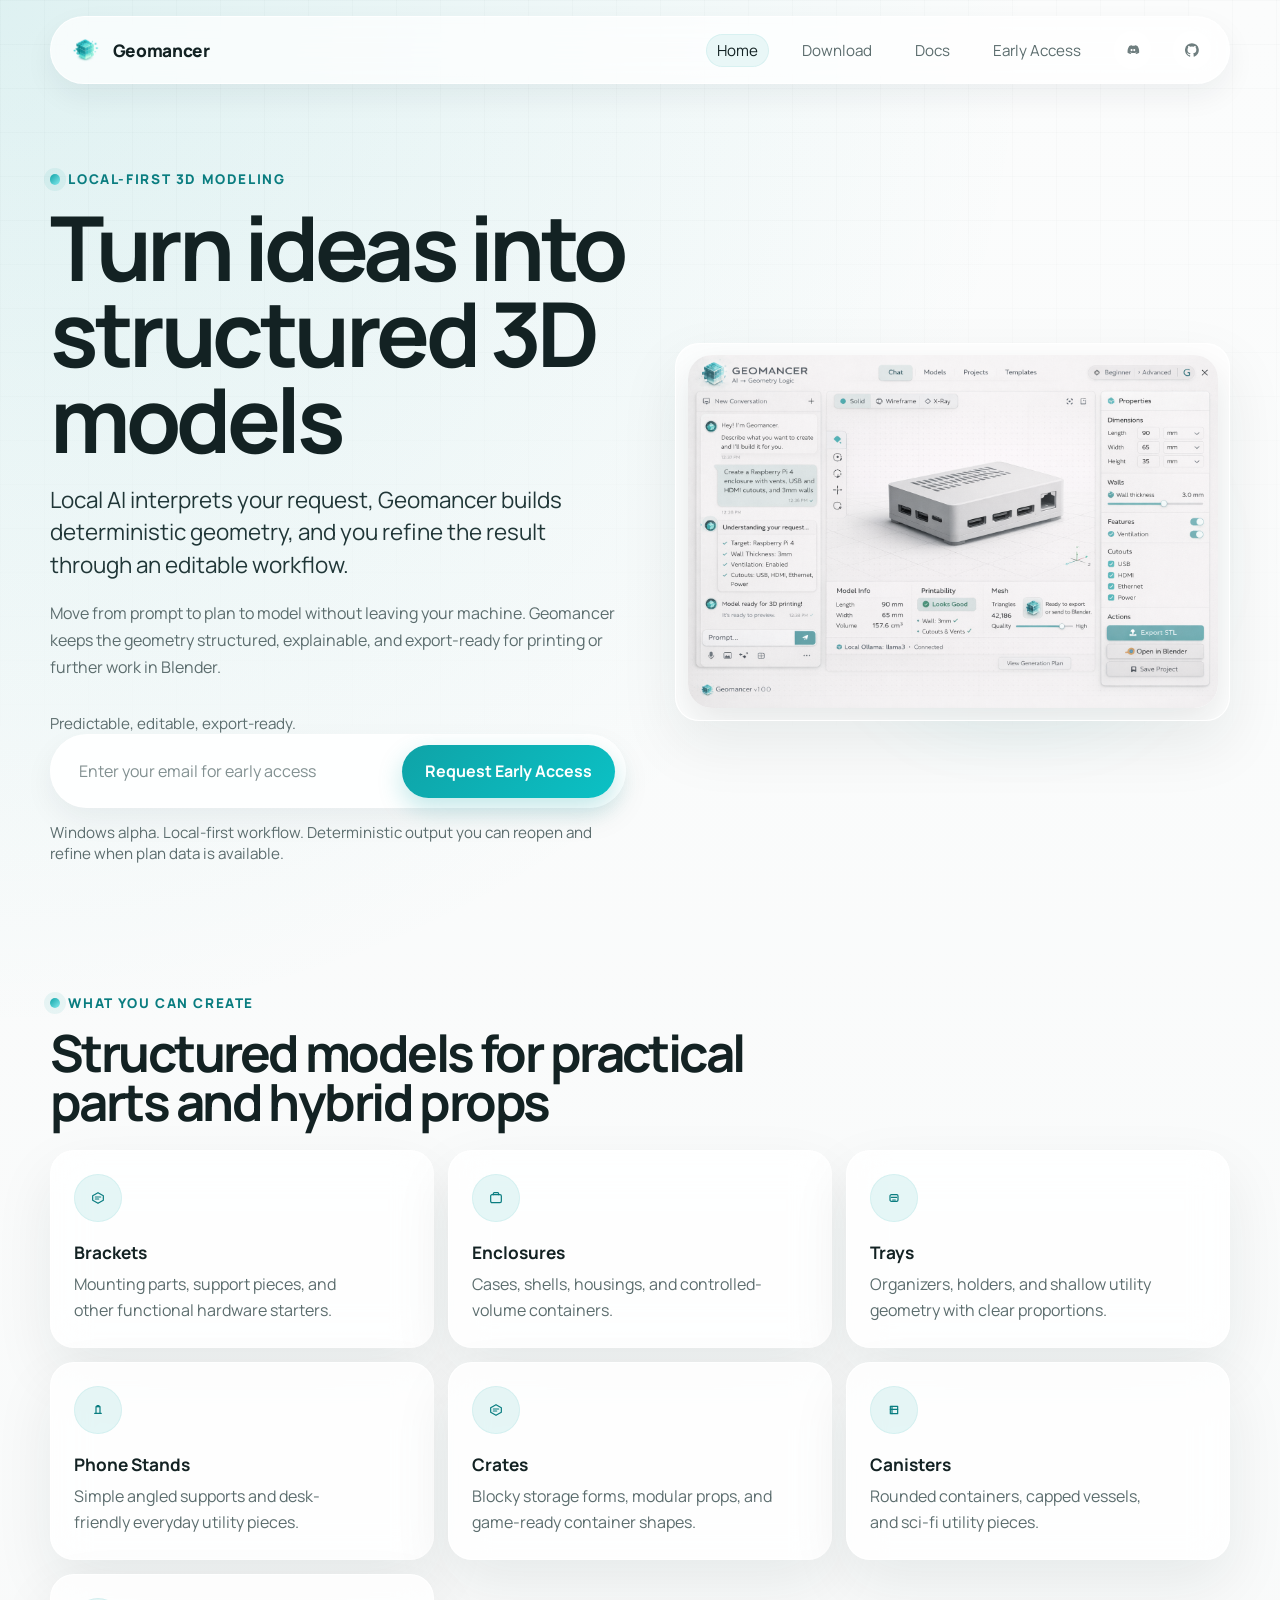
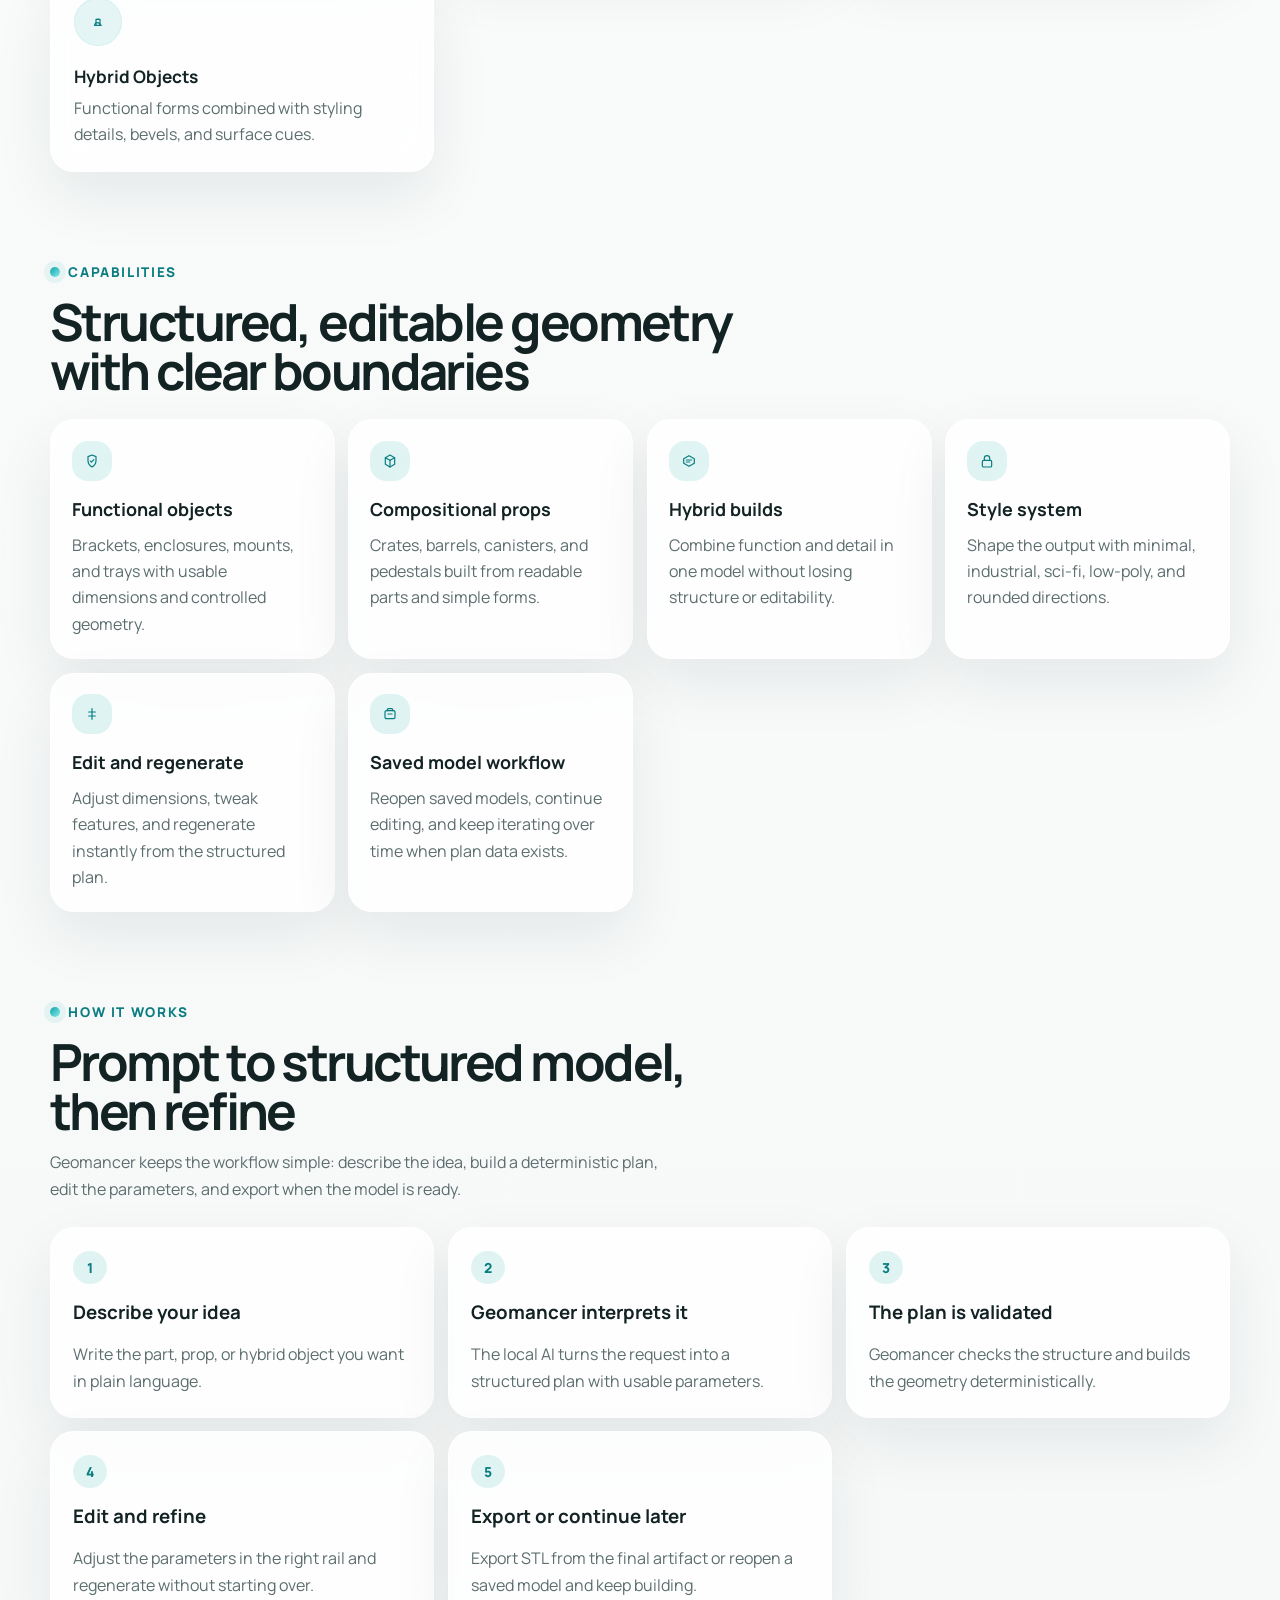
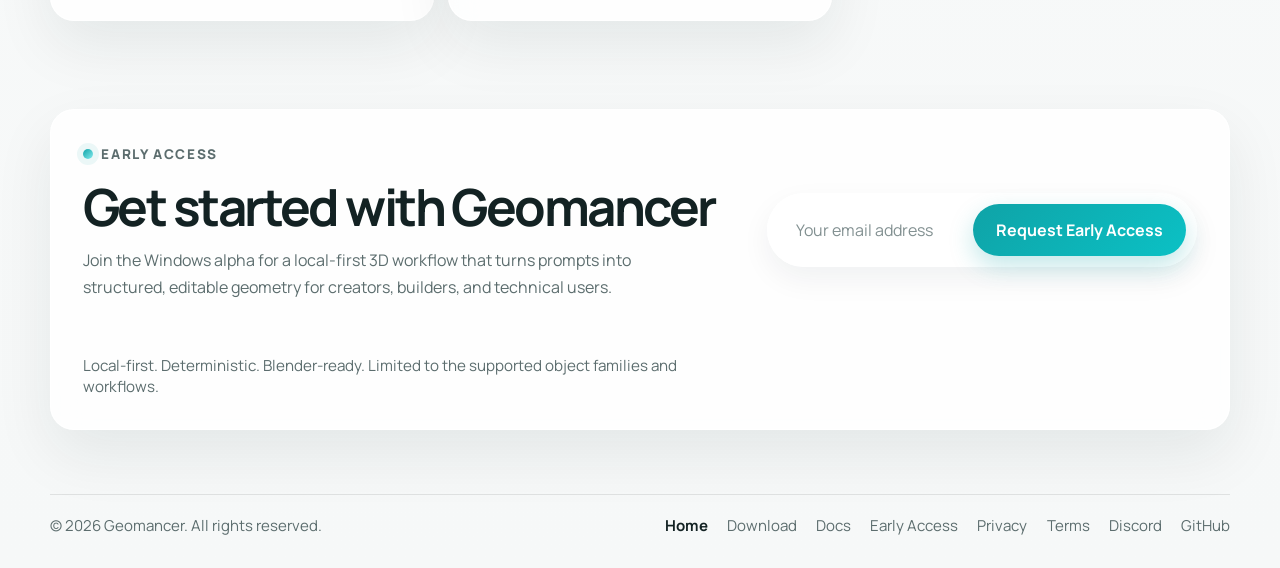
<file: docs/index.html>
<!DOCTYPE html>
<html lang="en">
<head>
  <meta charset="UTF-8">
  <meta name="viewport" content="width=device-width, initial-scale=1.0">
  <meta
    name="description"
    content="Geomancer is a local-first AI-assisted 3D modeling tool for structured, editable, deterministic geometry and Blender-ready export."
  >
  <title>Geomancer | Local-First AI 3D Modeling</title>
  <link rel="preconnect" href="https://fonts.googleapis.com">
  <link rel="preconnect" href="https://fonts.gstatic.com" crossorigin>
  <link
    href="https://fonts.googleapis.com/css2?family=Manrope:wght@400;500;600;700;800&display=swap"
    rel="stylesheet"
  >
  <link rel="stylesheet" href="assets/css/styles.css">
  <link rel="icon" href="assets/icons/favicon.ico" sizes="any">
  <link rel="icon" type="image/png" sizes="32x32" href="assets/icons/favicon-32x32.png">
  <link rel="icon" type="image/png" sizes="16x16" href="assets/icons/favicon-16x16.png">
  <link rel="apple-touch-icon" sizes="180x180" href="assets/icons/apple-touch-icon.png">
  <link rel="manifest" href="assets/icons/site.webmanifest">
  <meta name="theme-color" content="#dff7f7">
</head>
<body data-page="home">
  <div class="site-shell">
    <header class="site-header">
      <div class="container">
        <nav class="nav" aria-label="Primary">
          <a class="brand" href="index.html" aria-label="Geomancer home">
            <img class="brand-icon" src="assets/images/logo-icon.png" alt="" aria-hidden="true">
            <span class="brand-text">Geomancer</span>
          </a>
          <button class="nav-toggle" type="button" aria-expanded="false" aria-controls="nav-links">
            <span class="nav-toggle-line"></span>
            <span class="nav-toggle-line"></span>
            <span class="nav-toggle-line"></span>
            <span class="sr-only">Toggle navigation</span>
          </button>
          <div class="nav-links" id="nav-links">
            <a href="index.html" aria-current="page">Home</a>
            <a href="download.html">Download</a>
            <a href="docs.html">Docs</a>
            <a href="early-access.html">Early Access</a>
            <a class="nav-social-link" href="https://discord.gg/8YSe9e6d" target="_blank" rel="noopener noreferrer" aria-label="Discord">
              <svg class="nav-social-icon" viewBox="0 0 24 24" fill="currentColor" aria-hidden="true">
                <path d="M19.74 5.33a16.54 16.54 0 0 0-4.13-1.28.06.06 0 0 0-.06.03c-.18.32-.38.74-.52 1.07a15.38 15.38 0 0 0-4.61 0 10.55 10.55 0 0 0-.53-1.07.06.06 0 0 0-.06-.03 16.45 16.45 0 0 0-4.13 1.28.05.05 0 0 0-.02.02C3.06 9.27 2.39 13.09 2.72 16.87a.07.07 0 0 0 .03.05 16.64 16.64 0 0 0 5.06 2.56.06.06 0 0 0 .07-.02c.39-.53.74-1.08 1.04-1.67a.06.06 0 0 0-.03-.08 10.8 10.8 0 0 1-1.59-.76.06.06 0 0 1-.01-.1c.11-.08.22-.17.32-.26a.06.06 0 0 1 .06-.01c3.32 1.52 6.92 1.52 10.2 0a.06.06 0 0 1 .07 0l.32.26a.06.06 0 0 1-.01.1c-.5.3-1.03.55-1.6.76a.06.06 0 0 0-.03.08c.3.59.65 1.14 1.04 1.67a.06.06 0 0 0 .07.02 16.59 16.59 0 0 0 5.06-2.56.07.07 0 0 0 .03-.05c.39-4.37-.65-8.16-2.96-11.52a.05.05 0 0 0-.02-.02ZM9.68 14.56c-.99 0-1.8-.91-1.8-2.03 0-1.12.8-2.03 1.8-2.03 1 0 1.81.91 1.8 2.03 0 1.12-.8 2.03-1.8 2.03Zm4.64 0c-.99 0-1.8-.91-1.8-2.03 0-1.12.8-2.03 1.8-2.03 1 0 1.81.91 1.8 2.03 0 1.12-.8 2.03-1.8 2.03Z"></path>
              </svg>
            </a>
            <a class="nav-social-link" href="https://github.com/GeomancerAI/geomancer" target="_blank" rel="noopener noreferrer" aria-label="GitHub">
              <svg class="nav-social-icon" viewBox="0 0 24 24" fill="currentColor" aria-hidden="true">
                <path d="M12 .5a12 12 0 0 0-3.79 23.39c.6.11.82-.26.82-.58 0-.29-.01-1.05-.02-2.06-3.34.73-4.05-1.61-4.05-1.61-.55-1.38-1.34-1.75-1.34-1.75-1.1-.74.08-.73.08-.73 1.21.09 1.85 1.24 1.85 1.24 1.08 1.84 2.82 1.31 3.5 1 .11-.78.42-1.31.76-1.61-2.67-.3-5.48-1.33-5.48-5.92 0-1.31.47-2.39 1.24-3.23-.12-.3-.54-1.52.12-3.16 0 0 1.01-.32 3.3 1.23a11.41 11.41 0 0 1 6 0c2.28-1.55 3.29-1.23 3.29-1.23.66 1.64.25 2.86.12 3.16.77.84 1.24 1.92 1.24 3.23 0 4.6-2.81 5.61-5.49 5.91.43.37.82 1.1.82 2.22 0 1.6-.01 2.89-.01 3.29 0 .32.21.7.83.58A12 12 0 0 0 12 .5Z"></path>
              </svg>
            </a>
          </div>
        </nav>
      </div>
    </header>

    <main id="top">
      <section class="hero-section">
        <div class="container hero-grid">
          <div class="hero-copy">
            <div class="eyebrow">Local-First 3D Modeling</div>
            <h1>Turn ideas into structured 3D models</h1>
            <p class="hero-subheadline">
              Local AI interprets your request, Geomancer builds deterministic geometry, and you refine the result through an editable workflow.
            </p>
            <p class="hero-description">
              Move from prompt to plan to model without leaving your machine. Geomancer keeps the geometry structured, explainable, and export-ready for printing or further work in Blender.
            </p>
            <p class="hero-meta">Predictable, editable, export-ready.</p>

            <form class="signup-form" id="hero-signup" novalidate>
              <label class="sr-only" for="hero-email">Email address</label>
              <input
                id="hero-email"
                name="email"
                type="email"
                placeholder="Enter your email for early access"
                autocomplete="email"
                required
              >
              <button type="submit">Request Early Access</button>
            </form>
            <p class="form-support">
              Windows alpha. Local-first workflow. Deterministic output you can reopen and refine when plan data is available.
            </p>
            <p class="form-message" id="hero-message" role="status" aria-live="polite"></p>
          </div>

          <div class="hero-visual">
            <div class="app-window">
              <img
                class="hero-preview-image"
                src="assets/images/hero-ui-preview.png"
                alt="Geomancer interface preview showing the structured prompt-to-model workflow"
              >
            </div>
          </div>
        </div>
      </section>

      <section class="feature-section" id="what-you-can-create">
        <div class="container">
          <div class="section-heading">
            <p class="eyebrow">What You Can Create</p>
            <h2>Structured models for practical parts and hybrid props</h2>
          </div>
          <div class="use-case-grid homepage-use-case-grid">
            <article class="feature-card use-case-card">
              <div class="feature-icon" aria-hidden="true">
                <svg class="ui-icon" viewBox="0 0 24 24" fill="none" stroke="currentColor" stroke-width="1.8" stroke-linecap="round" stroke-linejoin="round">
                  <path d="M4 8.5 12 4l8 4.5v7L12 20l-8-4.5v-7Z"></path>
                  <path d="M8 10.5h8"></path>
                  <path d="M8 13.5h5"></path>
                </svg>
              </div>
              <h3>Brackets</h3>
              <p>Mounting parts, support pieces, and other functional hardware starters.</p>
            </article>
            <article class="feature-card use-case-card">
              <div class="feature-icon" aria-hidden="true">
                <svg class="ui-icon" viewBox="0 0 24 24" fill="none" stroke="currentColor" stroke-width="1.8" stroke-linecap="round" stroke-linejoin="round">
                  <rect x="4" y="7" width="16" height="12" rx="2"></rect>
                  <path d="M8 7V5.5A1.5 1.5 0 0 1 9.5 4h5A1.5 1.5 0 0 1 16 5.5V7"></path>
                </svg>
              </div>
              <h3>Enclosures</h3>
              <p>Cases, shells, housings, and controlled-volume containers.</p>
            </article>
            <article class="feature-card use-case-card">
              <div class="feature-icon" aria-hidden="true">
                <svg class="ui-icon" viewBox="0 0 24 24" fill="none" stroke="currentColor" stroke-width="1.8" stroke-linecap="round" stroke-linejoin="round">
                  <rect x="6" y="7" width="12" height="10" rx="2"></rect>
                  <path d="M8 11h8"></path>
                  <path d="M10 15h4"></path>
                </svg>
              </div>
              <h3>Trays</h3>
              <p>Organizers, holders, and shallow utility geometry with clear proportions.</p>
            </article>
            <article class="feature-card use-case-card">
              <div class="feature-icon" aria-hidden="true">
                <svg class="ui-icon" viewBox="0 0 24 24" fill="none" stroke="currentColor" stroke-width="1.8" stroke-linecap="round" stroke-linejoin="round">
                  <path d="M7 17h10"></path>
                  <path d="M9 17V7h6v10"></path>
                  <path d="M10.5 7V5.5h3V7"></path>
                </svg>
              </div>
              <h3>Phone Stands</h3>
              <p>Simple angled supports and desk-friendly everyday utility pieces.</p>
            </article>
            <article class="feature-card use-case-card">
              <div class="feature-icon" aria-hidden="true">
                <svg class="ui-icon" viewBox="0 0 24 24" fill="none" stroke="currentColor" stroke-width="1.8" stroke-linecap="round" stroke-linejoin="round">
                  <path d="M4 8.5 12 4l8 4.5v7L12 20l-8-4.5v-7Z"></path>
                  <path d="M8 10.5h8"></path>
                  <path d="M8 13.5h5"></path>
                </svg>
              </div>
              <h3>Crates</h3>
              <p>Blocky storage forms, modular props, and game-ready container shapes.</p>
            </article>
            <article class="feature-card use-case-card">
              <div class="feature-icon" aria-hidden="true">
                <svg class="ui-icon" viewBox="0 0 24 24" fill="none" stroke="currentColor" stroke-width="1.8" stroke-linecap="round" stroke-linejoin="round">
                  <path d="M6.5 6.5h11v11h-11z"></path>
                  <path d="M9 6.5v11"></path>
                  <path d="M6.5 11h11"></path>
                </svg>
              </div>
              <h3>Canisters</h3>
              <p>Rounded containers, capped vessels, and sci-fi utility pieces.</p>
            </article>
            <article class="feature-card use-case-card">
              <div class="feature-icon" aria-hidden="true">
                <svg class="ui-icon" viewBox="0 0 24 24" fill="none" stroke="currentColor" stroke-width="1.8" stroke-linecap="round" stroke-linejoin="round">
                  <path d="M7 17h10"></path>
                  <path d="M9 17V8h6v9"></path>
                  <path d="M10.5 8h3"></path>
                  <path d="M7 17c0-2.2 1.7-4 4-4s4 1.8 4 4"></path>
                </svg>
              </div>
              <h3>Hybrid Objects</h3>
              <p>Functional forms combined with styling details, bevels, and surface cues.</p>
            </article>
          </div>
        </div>
      </section>

      <section class="feature-section" id="capabilities">
        <div class="container">
          <div class="section-heading">
            <p class="eyebrow">Capabilities</p>
            <h2>Structured, editable geometry with clear boundaries</h2>
          </div>
          <div class="feature-grid">
            <article class="feature-card">
              <div class="feature-icon" aria-hidden="true">
                <svg class="ui-icon" viewBox="0 0 24 24" fill="none" stroke="currentColor" stroke-width="1.8" stroke-linecap="round" stroke-linejoin="round">
                  <path d="M12 3 6 5.5v5.8c0 4.1 2.5 7.8 6 9.7 3.5-1.9 6-5.6 6-9.7V5.5L12 3Z"></path>
                  <path d="m9.4 12.1 1.7 1.7 3.6-3.8"></path>
                </svg>
              </div>
              <h3>Functional objects</h3>
              <p>Brackets, enclosures, mounts, and trays with usable dimensions and controlled geometry.</p>
            </article>
            <article class="feature-card">
              <div class="feature-icon" aria-hidden="true">
                <svg class="ui-icon" viewBox="0 0 24 24" fill="none" stroke="currentColor" stroke-width="1.8" stroke-linecap="round" stroke-linejoin="round">
                  <path d="m12 3 7 4v10l-7 4-7-4V7l7-4Z"></path>
                  <path d="m5 7 7 4 7-4"></path>
                  <path d="M12 11v10"></path>
                </svg>
              </div>
              <h3>Compositional props</h3>
              <p>Crates, barrels, canisters, and pedestals built from readable parts and simple forms.</p>
            </article>
            <article class="feature-card">
              <div class="feature-icon" aria-hidden="true">
                <svg class="ui-icon" viewBox="0 0 24 24" fill="none" stroke="currentColor" stroke-width="1.8" stroke-linecap="round" stroke-linejoin="round">
                  <path d="M4 8.5 12 4l8 4.5v7L12 20l-8-4.5v-7Z"></path>
                  <path d="M8 10.5h8"></path>
                  <path d="M8 13.5h5"></path>
                </svg>
              </div>
              <h3>Hybrid builds</h3>
              <p>Combine function and detail in one model without losing structure or editability.</p>
            </article>
            <article class="feature-card">
              <div class="feature-icon" aria-hidden="true">
                <svg class="ui-icon" viewBox="0 0 24 24" fill="none" stroke="currentColor" stroke-width="1.8" stroke-linecap="round" stroke-linejoin="round">
                  <rect x="5" y="11" width="14" height="10" rx="2"></rect>
                  <path d="M8 11V8a4 4 0 1 1 8 0v3"></path>
                </svg>
              </div>
              <h3>Style system</h3>
              <p>Shape the output with minimal, industrial, sci-fi, low-poly, and rounded directions.</p>
            </article>
            <article class="feature-card">
              <div class="feature-icon" aria-hidden="true">
                <svg class="ui-icon" viewBox="0 0 24 24" fill="none" stroke="currentColor" stroke-width="1.8" stroke-linecap="round" stroke-linejoin="round">
                  <path d="M12 4v16"></path>
                  <path d="M7 9h10"></path>
                  <path d="M7 15h10"></path>
                </svg>
              </div>
              <h3>Edit and regenerate</h3>
              <p>Adjust dimensions, tweak features, and regenerate instantly from the structured plan.</p>
            </article>
            <article class="feature-card">
              <div class="feature-icon" aria-hidden="true">
                <svg class="ui-icon" viewBox="0 0 24 24" fill="none" stroke="currentColor" stroke-width="1.8" stroke-linecap="round" stroke-linejoin="round">
                  <rect x="4.5" y="7" width="15" height="12" rx="2"></rect>
                  <path d="M8 7V5.5A1.5 1.5 0 0 1 9.5 4h5A1.5 1.5 0 0 1 16 5.5V7"></path>
                  <path d="M9 12h6"></path>
                </svg>
              </div>
              <h3>Saved model workflow</h3>
              <p>Reopen saved models, continue editing, and keep iterating over time when plan data exists.</p>
            </article>
          </div>
        </div>
      </section>

      <section class="feature-section" id="how-it-works">
        <div class="container">
          <div class="section-heading">
            <p class="eyebrow">How It Works</p>
            <h2>Prompt to structured model, then refine</h2>
            <p class="tech-stack-intro">Geomancer keeps the workflow simple: describe the idea, build a deterministic plan, edit the parameters, and export when the model is ready.</p>
          </div>
          <div class="workflow-strip">
            <article class="workflow-step">
              <span class="workflow-number">1</span>
              <h3>Describe your idea</h3>
              <p>Write the part, prop, or hybrid object you want in plain language.</p>
            </article>
            <article class="workflow-step">
              <span class="workflow-number">2</span>
              <h3>Geomancer interprets it</h3>
              <p>The local AI turns the request into a structured plan with usable parameters.</p>
            </article>
            <article class="workflow-step">
              <span class="workflow-number">3</span>
              <h3>The plan is validated</h3>
              <p>Geomancer checks the structure and builds the geometry deterministically.</p>
            </article>
            <article class="workflow-step">
              <span class="workflow-number">4</span>
              <h3>Edit and refine</h3>
              <p>Adjust the parameters in the right rail and regenerate without starting over.</p>
            </article>
            <article class="workflow-step">
              <span class="workflow-number">5</span>
              <h3>Export or continue later</h3>
              <p>Export STL from the final artifact or reopen a saved model and keep building.</p>
            </article>
          </div>
        </div>
      </section>

      <section class="cta-section" id="final-cta">
        <div class="container">
          <div class="cta-card">
            <div class="cta-copy">
              <p class="eyebrow">Early Access</p>
              <h2>Get started with Geomancer</h2>
              <p>
                Join the Windows alpha for a local-first 3D workflow that turns prompts into structured, editable geometry for creators, builders, and technical users.
              </p>
            </div>
            <form class="signup-form signup-form-wide" id="footer-signup" novalidate>
              <label class="sr-only" for="footer-email">Email address</label>
              <input
                id="footer-email"
                name="email"
                type="email"
                placeholder="Your email address"
                autocomplete="email"
                required
              >
              <button type="submit">Request Early Access</button>
            </form>
            <p class="form-support">
              Local-first. Deterministic. Blender-ready. Limited to the supported object families and workflows.
            </p>
            <p class="form-message" id="footer-message" role="status" aria-live="polite"></p>
          </div>
        </div>
      </section>
    </main>

    <footer class="site-footer" id="footer">
      <div class="container footer-row">
        <p>&copy; 2026 Geomancer. All rights reserved.</p>
        <div class="footer-links">
          <a href="index.html" aria-current="page">Home</a>
          <a href="download.html">Download</a>
          <a href="docs.html">Docs</a>
          <a href="early-access.html">Early Access</a>
          <a href="privacy.html">Privacy</a>
          <a href="terms.html">Terms</a>
            <a href="https://discord.gg/8YSe9e6d" target="_blank" rel="noopener noreferrer">Discord</a>
          <a href="https://github.com/GeomancerAI/geomancer" target="_blank" rel="noopener noreferrer">GitHub</a>
        </div>
      </div>
    </footer>
  </div>


  <div class="ea-modal" id="early-access-modal" hidden>
    <div class="ea-modal-backdrop" data-modal-close></div>
    <div
      class="ea-modal-dialog"
      role="dialog"
      aria-modal="true"
      aria-labelledby="ea-modal-title"
      aria-describedby="ea-modal-description"
      tabindex="-1"
    >
      <button class="ea-modal-close" type="button" aria-label="Close dialog" data-modal-close>
        <span aria-hidden="true">&times;</span>
      </button>
      <div class="ea-modal-panel">
        <div class="ea-modal-content" id="ea-modal-content"></div>
      </div>
    </div>
  </div>

  <script src="assets/js/main.js"></script>
</body>
</html>
</file>
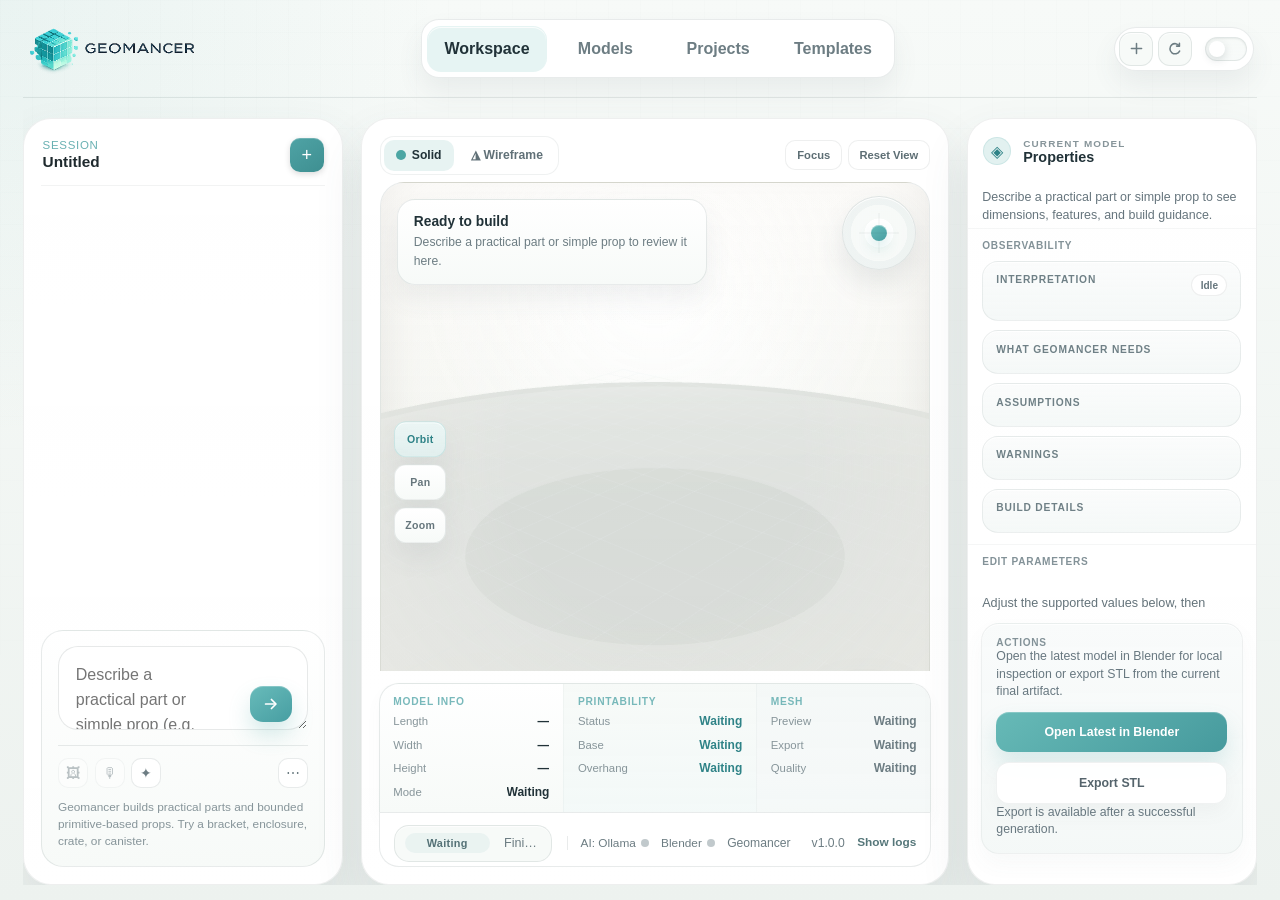
<file: desktop/ui/index.html>
<!DOCTYPE html>
<html lang="en">
<head>
  <meta charset="UTF-8">
  <meta name="viewport" content="width=device-width, initial-scale=1.0">
  <title>Geomancer Alpha</title>
  <link rel="stylesheet" href="styles.css">
</head>
<body>
  <div class="desktop-shell">
    <header class="topbar">
      <div class="brand-cluster">
        <img class="brand-logo" src="assets/logo/geomancer-logo.png" alt="Geomancer">
      </div>

      <nav class="topnav" aria-label="Primary">
        <button class="topnav-tab is-active" type="button" data-tab="workspace">Workspace</button>
        <button class="topnav-tab" type="button" data-tab="models">Models</button>
        <button class="topnav-tab" type="button" data-tab="projects">Projects</button>
        <button class="topnav-tab" type="button" data-tab="templates">Templates</button>
      </nav>

      <div class="topbar-meta">
        <div class="app-control-cluster" aria-label="Workspace controls">
          <div class="app-control-group" aria-label="Session controls">
            <button id="app-new-session-button" class="app-icon-control" type="button" aria-label="New session" title="New session">
              <svg viewBox="0 0 20 20" aria-hidden="true">
                <path d="M10 4v12M4 10h12" />
              </svg>
            </button>
            <button id="app-reset-workspace-button" class="app-icon-control" type="button" aria-label="Reset workspace" title="Reset workspace">
              <svg viewBox="0 0 20 20" aria-hidden="true">
                <path d="M15.8 7.2A6 6 0 1 0 16 13" />
                <path d="M15.8 3.8v3.4h-3.4" />
              </svg>
            </button>
          </div>
          <button id="theme-toggle-button" class="theme-toggle-button" type="button" aria-label="Switch to dark mode" aria-pressed="false" title="Toggle theme">
            <span class="theme-toggle-track" aria-hidden="true">
              <span class="theme-toggle-thumb"></span>
            </span>
          </button>
        </div>
      </div>
    </header>

    <main class="app-main">
      <section id="mode-workspace" class="mode-screen is-active">
        <div class="workspace">
      <aside class="left-rail panel">
        <div class="rail-header conversation-header">
          <div class="rail-heading convo-title-group">
            <span class="convo-header-label">Session</span>
            <span class="convo-header-title" id="sessionTitle">Untitled</span>
          </div>
          <button
            id="new-conversation-button"
            class="new-chat-button new-chat-btn"
            type="button"
            aria-label="Start new chat"
            title="Start new chat (Ctrl+Enter submits prompt)"
          >+</button>
        </div>

        <div class="conversation-thread-region">
          <div id="conversation-thread" class="conversation-thread chat-scroll" aria-live="polite">
          </div>
        </div>

        <div class="composer-shell">
          <div class="composer">
            <label class="sr-only" for="prompt-input">Prompt</label>
            <textarea id="prompt-input" placeholder="Describe a practical part or simple prop (e.g. bracket, crate, phone stand)"></textarea>
            <button id="generate-button" class="composer-send" type="button" aria-label="Send prompt" title="Send prompt">
              <svg viewBox="0 0 20 20" aria-hidden="true">
                <path d="M4 10h10.5" />
                <path d="M10.5 5 15.5 10l-5 5" />
              </svg>
            </button>
          </div>
          <div class="composer-toolbelt" aria-label="Composer tools">
            <div class="composer-toolbelt-group">
              <button id="toolbelt-image" class="toolbelt-button is-disabled" type="button" aria-label="Image to model" title="Image to model — Coming soon" disabled>
                <span aria-hidden="true">🖼</span>
              </button>
              <button id="toolbelt-mic" class="toolbelt-button is-disabled" type="button" aria-label="Voice prompt" title="Voice prompt — Coming soon" disabled>
                <span aria-hidden="true">🎙</span>
              </button>
              <button id="toolbelt-improve" class="toolbelt-button" type="button" aria-label="Improve prompt" title="Improve prompt">
                <span aria-hidden="true">✦</span>
              </button>
            </div>
            <div class="composer-toolbelt-group composer-toolbelt-group-right">
              <button id="toolbelt-settings" class="toolbelt-button" type="button" aria-label="Conversation settings" title="Conversation settings">
                <span aria-hidden="true">⋯</span>
              </button>
              <div id="composer-quick-menu" class="composer-quick-menu" hidden>
                <button id="quick-clear-conversation" class="quick-menu-item" type="button">Clear conversation</button>
                <button id="quick-toggle-autoscroll" class="quick-menu-item" type="button">Auto-scroll: On</button>
                <button id="quick-toggle-timestamps" class="quick-menu-item" type="button">Timestamps: On</button>
              </div>
            </div>
          </div>
          <p id="composer-helper" class="composer-helper">Geomancer builds practical parts and bounded primitive-based props. Try a bracket, enclosure, crate, or canister.</p>
        </div>
      </aside>

      <section class="center-stage panel">
        <section id="setup-wizard" class="setup-wizard" hidden>
          <div class="setup-wizard-card">
            <p class="setup-eyebrow">First-run setup</p>
            <h2 id="setup-status-title">Preparing your local workspace</h2>
            <p id="setup-status-text">Geomancer checks Blender, the local AI runtime, and the required AI model before generation is enabled.</p>
            <div id="setup-steps" class="setup-steps"></div>
            <div class="setup-actions">
              <button id="setup-detect-button" class="action-button setup-primary" type="button">Check This PC</button>
              <button id="setup-pull-button" class="action-button" type="button">Set Up AI</button>
              <button id="setup-smoke-button" class="action-button" type="button">Run Quick Check</button>
              <button id="setup-refresh-button" class="action-button" type="button">Refresh</button>
            </div>
            <p id="setup-help-text" class="setup-help-text">
              Geomancer stays deterministic. Local AI helps interpret the request, but Geomancer still owns the geometry output.
            </p>
          </div>
        </section>

        <div class="viewer-header">
          <div class="viewer-mode-toggle" aria-label="View mode">
            <button id="viewer-mode-solid" class="viewer-mode is-active" type="button"><span class="mode-dot"></span>Solid</button>
            <button id="viewer-mode-wireframe" class="viewer-mode" type="button">&#9710; Wireframe</button>
          </div>
          <div class="viewer-header-tools">
            <button id="viewer-focus-button" class="icon-button subtle" type="button">Focus</button>
            <button id="viewer-reset-button" class="icon-button subtle" type="button">Reset View</button>
          </div>
        </div>

        <div class="viewer-frame">
          <div class="viewer-canvas">
            <div id="viewer-render-surface" class="viewer-render-surface" aria-label="Model viewer"></div>
            <div class="grid-fade"></div>
            <div class="viewer-hud viewer-hud-top">
              <div id="viewer-orbit-control" class="viewer-orbit-control" aria-label="Orbit control">
                <div id="viewer-orbit-thumb" class="viewer-orbit-thumb"></div>
              </div>
            </div>
            <div class="viewer-hud viewer-hud-left">
              <div class="viewer-overlay-tools">
                <button id="viewer-tool-orbit" class="viewer-tool is-active" type="button">Orbit</button>
                <button id="viewer-tool-pan" class="viewer-tool" type="button">Pan</button>
                <button id="viewer-tool-zoom" class="viewer-tool" type="button">Zoom</button>
              </div>
            </div>
            <div class="viewer-hud viewer-hud-bottom-left">
              <button id="viewer-auto-orbit-toggle" class="viewer-auto-orbit-button" type="button" aria-pressed="false" aria-label="Start auto-orbit" title="Start auto-orbit">▶</button>
            </div>
            <div class="viewer-hud viewer-hud-bottom">
              <div id="viewer-axis-indicator" class="viewer-axis-indicator" aria-hidden="true">
                <div id="viewer-axis-scene" class="viewer-axis-scene"></div>
              </div>
            </div>
            <div id="viewer-overlay" class="viewer-overlay is-visible" aria-live="polite">
              <div class="viewer-overlay-card">
                <div id="viewer-overlay-spinner" class="viewer-overlay-spinner" hidden></div>
                <p id="viewer-overlay-title" class="viewer-overlay-title">Ready to build</p>
                <p id="viewer-overlay-text" class="viewer-overlay-text">Describe a practical part or simple prop to review it here.</p>
              </div>
            </div>
          </div>
        </div>

        <div class="info-strip">
          <section class="info-card">
            <p class="info-heading">Model info</p>
            <div class="metric-grid">
              <div class="metric-row"><span>Length</span><strong id="metric-length">—</strong></div>
              <div class="metric-row"><span>Width</span><strong id="metric-width">—</strong></div>
              <div class="metric-row"><span>Height</span><strong id="metric-height">—</strong></div>
              <div class="metric-row"><span>Mode</span><strong id="metric-model-family">Waiting</strong></div>
            </div>
          </section>

          <section class="info-card">
            <p class="info-heading">Printability</p>
            <div class="metric-grid">
              <div class="metric-row"><span>Status</span><strong id="review-status">Waiting</strong></div>
              <div class="metric-row"><span>Base</span><strong id="printability-base">Waiting</strong></div>
              <div class="metric-row"><span>Overhang</span><strong id="printability-overhang">Waiting</strong></div>
            </div>
          </section>

          <section class="info-card">
            <p class="info-heading">Mesh</p>
            <div class="metric-grid">
              <div class="metric-row"><span>Preview</span><strong id="mesh-preview">Waiting</strong></div>
              <div class="metric-row"><span>Export</span><strong id="mesh-export">Waiting</strong></div>
              <div class="metric-row"><span>Quality</span><strong id="mesh-quality">Waiting</strong></div>
            </div>
          </section>
        </div>

        <div class="viewer-footer">
          <div class="viewer-footer-main">
            <span class="generation-chip" id="generation-status">Waiting</span>
            <span id="readiness-state" class="viewer-footer-summary" title="Finish setup or submit a prompt to begin.">Finish setup or submit a prompt to begin.</span>
          </div>
          <div class="viewer-footer-meta">
            <span class="viewer-runtime-item">
              <span id="footer-ai-label">AI: Ollama</span>
              <span id="footer-ai-pip" class="runtime-pip is-muted" aria-hidden="true"></span>
            </span>
            <span class="viewer-runtime-item">
              <span>Blender</span>
              <span id="footer-blender-pip" class="runtime-pip is-muted" aria-hidden="true"></span>
            </span>
            <span class="viewer-footer-runtime">AI <span id="system-ai-status">Waiting</span> · Blender <span id="system-blender-status">Waiting</span></span>
            <span>Geomancer <span id="footer-version">v1.0.0</span></span>
            <button id="show-logs-button" class="info-strip-link viewer-footer-link" type="button">Show logs</button>
          </div>
        </div>
      </section>

      <aside class="right-rail panel">
        <div class="panel-title-row">
          <div class="panel-title-mark">&#9672;</div>
          <div>
            <p class="section-eyebrow">Current model</p>
            <p class="panel-title">Properties</p>
          </div>
        </div>

        <div class="right-rail-scroll">
          <div id="properties-empty-state" class="property-empty-state">
            Describe a practical part or simple prop to see dimensions, features, and build guidance.
          </div>

          <section id="properties-observability-section" class="property-group observability-section" hidden>
            <h3>Observability</h3>
            <div class="observability-stack">
              <article id="properties-interpretation-card" class="observability-card" hidden>
                <div class="observability-card-head">
                  <p class="observability-label">Interpretation</p>
                  <span id="properties-state-pill" class="observability-pill">Idle</span>
                </div>
                <p id="properties-interpretation-summary" class="observability-summary"></p>
                <p id="properties-interpretation-meta" class="observability-meta"></p>
              </article>

              <article id="properties-needs-card" class="observability-card" hidden>
                <div class="observability-card-head">
                  <p class="observability-label">What Geomancer Needs</p>
                </div>
                <div id="properties-needs-list" class="observability-list"></div>
              </article>

              <article id="properties-assumptions-card" class="observability-card" hidden>
                <div class="observability-card-head">
                  <p class="observability-label">Assumptions</p>
                </div>
                <div id="properties-assumptions-list" class="observability-chip-row"></div>
              </article>

              <article id="properties-warnings-card" class="observability-card" hidden>
                <div class="observability-card-head">
                  <p class="observability-label">Warnings</p>
                </div>
                <div id="properties-warnings-list" class="observability-list is-warning"></div>
              </article>

              <article id="properties-build-card" class="observability-card" hidden>
                <div class="observability-card-head">
                  <p class="observability-label">Build Details</p>
                </div>
                <div id="properties-build-details" class="observability-details"></div>
              </article>
            </div>
          </section>

          <section id="properties-edit-section" class="property-group edit-section" hidden>
            <div class="property-group-head">
              <h3>Edit Parameters</h3>
              <p id="edit-plan-summary" class="property-copy property-copy-strong"></p>
            </div>
            <p id="edit-plan-hint" class="property-copy">Adjust the supported values below, then regenerate the plan deterministically.</p>
            <div id="edit-parameters-list" class="edit-parameters-list"></div>
            <div class="edit-actions">
              <button id="reset-plan-button" class="action-button" type="button">Reset</button>
              <button id="regenerate-plan-button" class="action-button primary-action" type="button">Regenerate</button>
            </div>
          </section>

          <section id="properties-dimensions-section" class="property-group" hidden>
            <h3>Dimensions</h3>
            <div class="property-grid property-grid-rows" id="current-model-dimensions"></div>
          </section>

          <section id="properties-walls-section" class="property-group" hidden>
            <h3>Walls</h3>
            <div class="property-grid property-grid-rows" id="current-model-walls"></div>
          </section>

          <section id="properties-features-section" class="property-group" hidden>
            <h3>Features</h3>
            <div class="property-grid property-grid-rows" id="current-model-features"></div>
          </section>

          <section id="properties-implementation-section" class="property-group" hidden>
            <h3>Implementation</h3>
            <div class="property-grid property-grid-rows" id="current-model-implementation"></div>
          </section>
        </div>

        <section class="property-group actions-group">
          <h3>Actions</h3>
          <p class="property-copy">Open the latest model in Blender for local inspection or export STL from the current final artifact.</p>
          <button id="open-blender-button" class="action-button primary-action" type="button">Open Latest in Blender</button>
          <button id="export-stl-button" class="action-button" type="button">Export STL</button>
          <p id="export-stl-status" class="property-copy property-copy-strong">Export is available after a successful generation.</p>
        </section>
      </aside>
        </div>
      </section>

      <section id="mode-models" class="mode-screen" hidden>
        <div class="models-shell">
          <aside class="models-sidebar panel">
            <div class="models-sidebar-header">
              <p class="section-eyebrow">Library</p>
              <h2 class="models-title">Models</h2>
              <p class="models-copy">Browse locally generated geometry and reopen it when needed.</p>
            </div>

            <div class="models-sidebar-controls">
              <label class="models-field">
                <span class="models-field-label">Search</span>
                <input id="models-search-input" class="models-input" type="search" placeholder="Search models">
              </label>

              <label class="models-field">
                <span class="models-field-label">Sort</span>
                <select id="models-sort-select" class="models-select">
                  <option value="newest">Newest first</option>
                  <option value="oldest">Oldest first</option>
                  <option value="name">Name</option>
                  <option value="family">Family</option>
                </select>
              </label>
            </div>

            <div class="models-sidebar-summary">
              <span class="models-summary-label">Saved models</span>
              <strong id="models-total-count" class="models-summary-value">0</strong>
            </div>

            <div class="models-filter-group">
              <span class="models-field-label">Families</span>
              <div id="models-family-filters" class="models-filter-chips"></div>
            </div>

            <div class="models-sidebar-browser">
              <span class="models-field-label">Saved models</span>
              <div id="models-sidebar-list" class="models-sidebar-list"></div>
            </div>
          </aside>

          <section class="models-main panel">
            <div class="models-main-header">
              <div class="models-main-heading">
                <div class="models-heading-copy">
                  <p class="section-eyebrow">Model library</p>
                  <p class="models-page-subtitle">Browse, reopen, and manage locally generated geometry.</p>
                </div>
                <h2 class="models-title">Saved models</h2>
              </div>
            </div>

            <div class="models-selected-summary">
              <div class="models-selected-copy">
                <p class="models-selected-label">Selected model</p>
                <h3 id="models-selected-name" class="models-selected-name">No model selected</h3>
                <div class="models-selected-facts">
                  <span id="models-selected-family">Family -</span>
                  <span id="models-selected-created">Created -</span>
                  <span id="models-selected-dimensions">Size -</span>
                </div>
              </div>
              <div class="models-header-actions">
                <div id="models-single-actions" class="models-action-set">
                  <button id="models-selection-open" class="action-button primary-action" type="button">Open in Blender</button>
                  <button id="models-go-workspace" class="icon-button subtle" type="button">Go to Workspace</button>
                  <button id="models-selection-delete" class="action-button" type="button">Delete model</button>
                  <button id="models-select-toggle" class="action-button models-select-button" type="button">Select</button>
                </div>
                <div id="models-bulk-actions" class="models-action-set" hidden>
                  <span id="models-selection-count" class="models-selection-count">0 selected</span>
                  <button id="models-bulk-delete" class="action-button danger-action" type="button" disabled>Delete selected</button>
                  <button id="models-select-cancel" class="icon-button subtle" type="button">Cancel</button>
                </div>
              </div>
            </div>

            <div id="models-empty-state" class="models-empty-state" hidden>
              <h3>No models yet</h3>
              <p>Generate a model in Workspace to build your local library.</p>
              <button id="models-empty-cta" class="action-button primary-action" type="button">Open Workspace</button>
            </div>

            <div id="models-grid" class="models-grid"></div>
          </section>
        </div>
      </section>

      <section id="mode-projects" class="mode-screen" hidden>
        <div class="projects-shell">
          <section id="projects-home-view" class="projects-view panel">
            <div class="projects-header">
              <div class="projects-heading-copy">
                <p class="section-eyebrow">Projects</p>
                <p class="projects-copy">Open a local project container to browse its generated models.</p>
              </div>
              <div class="projects-header-right">
                <h2 class="projects-title">Project library</h2>
                <div id="projects-single-actions" class="projects-action-set">
                  <button id="projects-new-button" class="action-button primary-action" type="button">New Project</button>
                  <button id="projects-select-toggle" class="action-button projects-select-button" type="button">Select</button>
                </div>
                <div id="projects-bulk-actions" class="projects-action-set" hidden>
                  <span id="projects-selection-count" class="projects-selection-count">0 selected</span>
                  <button id="projects-bulk-delete" class="action-button danger-action" type="button" disabled>Delete selected</button>
                  <button id="projects-select-cancel" class="icon-button subtle" type="button">Cancel</button>
                </div>
              </div>
            </div>

            <div id="projects-empty-state" class="projects-empty-state" hidden>
              <h3>No projects yet</h3>
              <p>Create a project or generate saved models to build the project library.</p>
              <button id="projects-empty-new-button" class="action-button primary-action" type="button">New Project</button>
            </div>

            <div id="projects-grid" class="projects-grid"></div>
          </section>

          <section id="projects-detail-view" class="projects-view panel" hidden>
            <div class="projects-detail-header">
              <button id="projects-back-button" class="icon-button subtle" type="button">Back to Projects</button>
              <div class="projects-detail-copy">
                <p class="section-eyebrow">Project</p>
                <h2 id="projects-detail-title" class="projects-title">Project</h2>
                <p id="projects-detail-meta" class="projects-copy">0 models</p>
              </div>
            </div>

            <div id="projects-detail-empty" class="projects-empty-state" hidden>
              <h3>No models in this project</h3>
              <p>This project container does not have saved models yet.</p>
            </div>

            <div id="projects-model-grid" class="models-grid projects-model-grid"></div>
          </section>
        </div>
      </section>

      <section id="mode-templates" class="mode-screen" hidden>
        <div class="templates-shell">
          <aside class="templates-sidebar panel">
            <div class="templates-sidebar-header">
              <p class="section-eyebrow">Categories</p>
              <h2 class="templates-sidebar-title">Browse templates</h2>
              <p class="templates-copy">Choose a starting point, then refine it in Workspace.</p>
            </div>

            <div id="templates-category-list" class="templates-category-list"></div>
          </aside>

          <section class="templates-main panel">
            <div class="templates-header">
              <div class="templates-heading-copy">
                <p class="section-eyebrow">Templates</p>
                <p class="templates-copy">Start from structured model blueprints.</p>
              </div>
              <h2 class="templates-title">Template library</h2>
            </div>

            <p class="templates-helper">Select a template to start in Workspace.</p>
            <div id="templates-empty-state" class="templates-empty-state" hidden>
              <h3>No templates available</h3>
              <p>Template starters will appear here when local template data is available.</p>
            </div>

            <div id="templates-grid" class="templates-grid"></div>
          </section>
        </div>
      </section>
    </main>

    <div id="logs-modal" class="logs-modal" hidden>
      <div id="logs-backdrop" class="logs-backdrop"></div>
      <div class="logs-dialog" role="dialog" aria-modal="true" aria-labelledby="logs-title">
        <div class="logs-header">
          <div>
            <p class="section-eyebrow">System status</p>
            <h2 id="logs-title">Logs</h2>
          </div>
          <button id="close-logs-button" class="icon-button" type="button" aria-label="Close logs">×</button>
        </div>
        <div class="logs-body">
          <pre id="log-output">Waiting for desktop state...</pre>
          <div class="path-block">
            <span class="path-label">Generated script</span>
            <code id="script-path">Unavailable</code>
          </div>
        </div>
      </div>
    </div>

    <div id="prompt-improver-modal" class="logs-modal" hidden>
      <div id="prompt-improver-backdrop" class="logs-backdrop"></div>
      <div class="logs-dialog prompt-improver-dialog" role="dialog" aria-modal="true" aria-labelledby="prompt-improver-title">
        <div class="logs-header">
          <div>
            <p class="section-eyebrow">Prompt tools</p>
            <h2 id="prompt-improver-title">Improve prompt</h2>
          </div>
          <button id="close-prompt-improver" class="icon-button" type="button" aria-label="Close prompt improver">×</button>
        </div>
        <div class="prompt-improver-body">
          <p class="prompt-improver-copy">Geomancer can suggest a clearer alpha-ready prompt from your current input.</p>
          <div class="prompt-improver-block">
            <p class="prompt-improver-label">Current prompt</p>
            <p id="prompt-improver-original" class="prompt-improver-text"></p>
          </div>
          <div class="prompt-improver-block">
            <p class="prompt-improver-label">Suggested prompt</p>
            <p id="prompt-improver-suggestion" class="prompt-improver-text prompt-improver-text-strong"></p>
          </div>
          <div class="prompt-improver-actions">
            <button id="use-prompt-suggestion" class="action-button setup-primary" type="button">Use suggestion</button>
            <button id="keep-original-prompt" class="action-button" type="button">Keep original</button>
          </div>
        </div>
      </div>
    </div>

  </div>

  <script src="qrc:///qtwebchannel/qwebchannel.js"></script>
  <script type="module" src="app.js"></script>
</body>
</html>
</file>
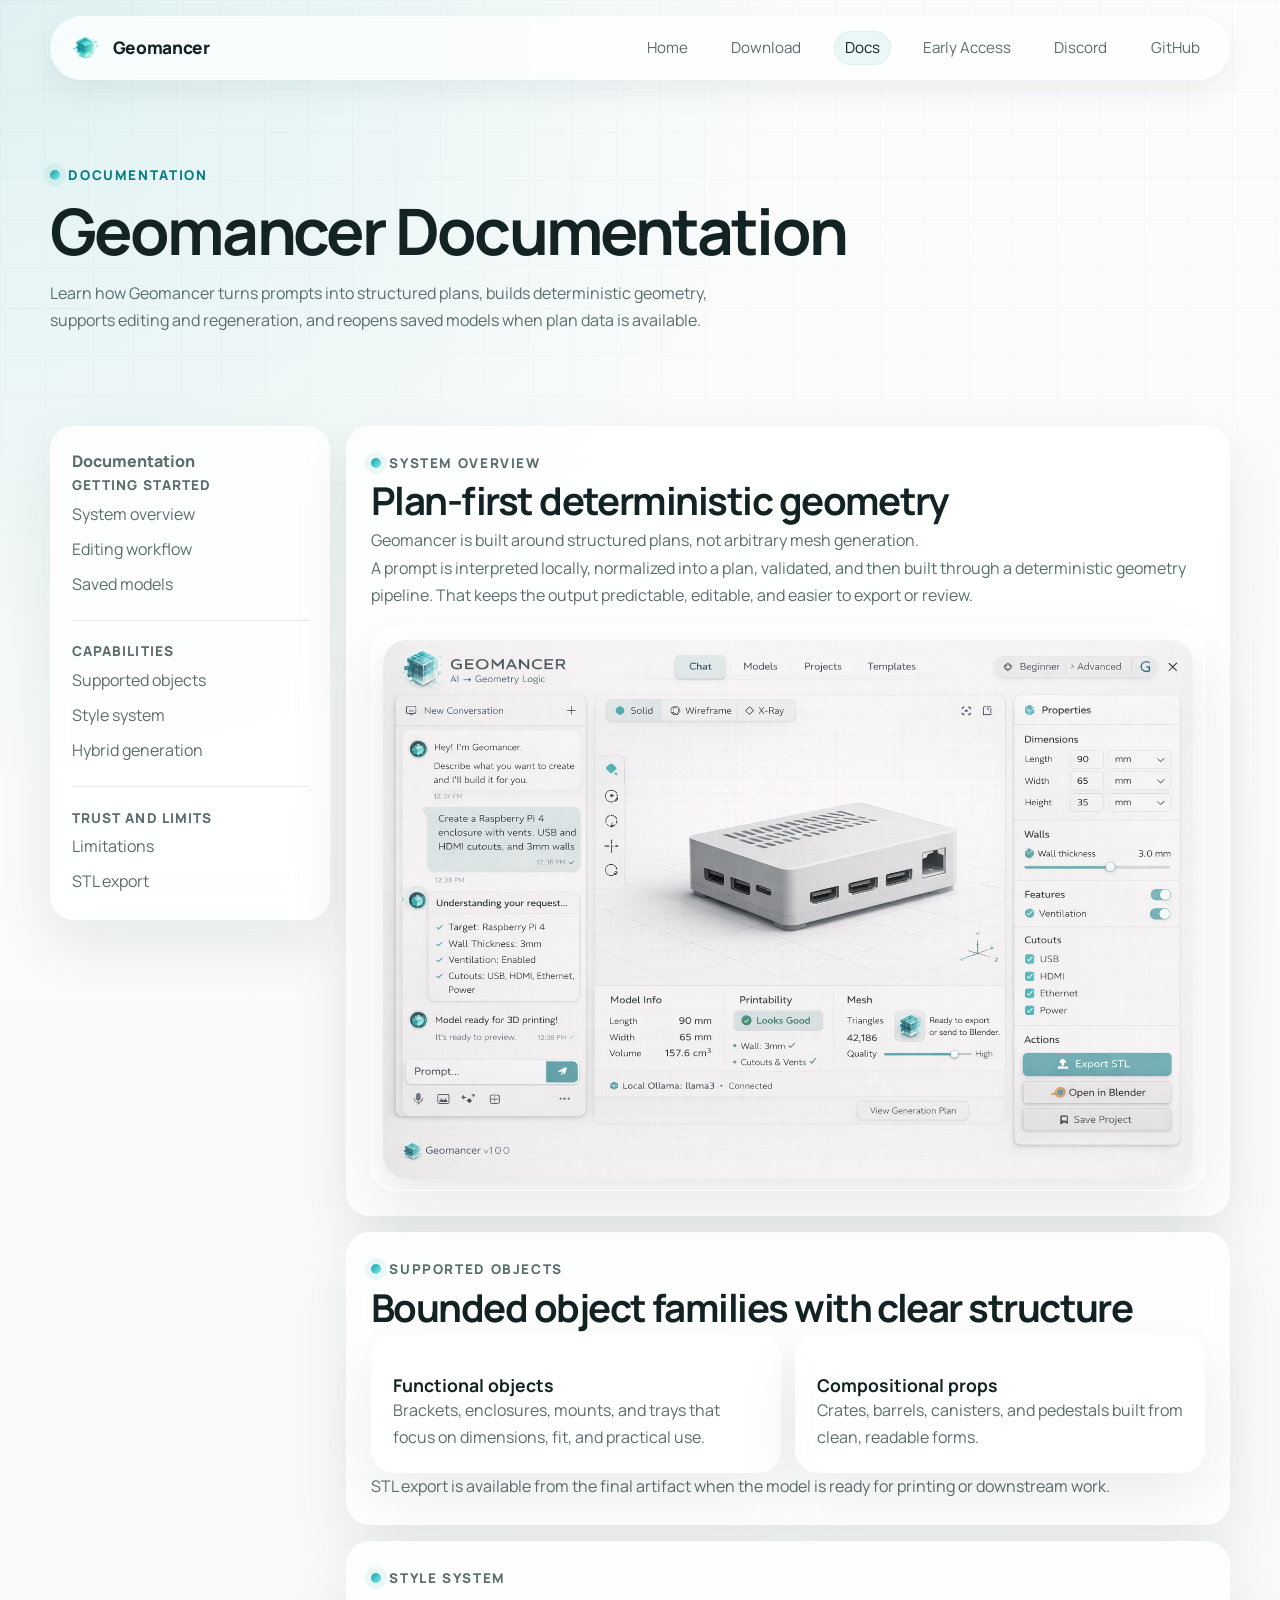
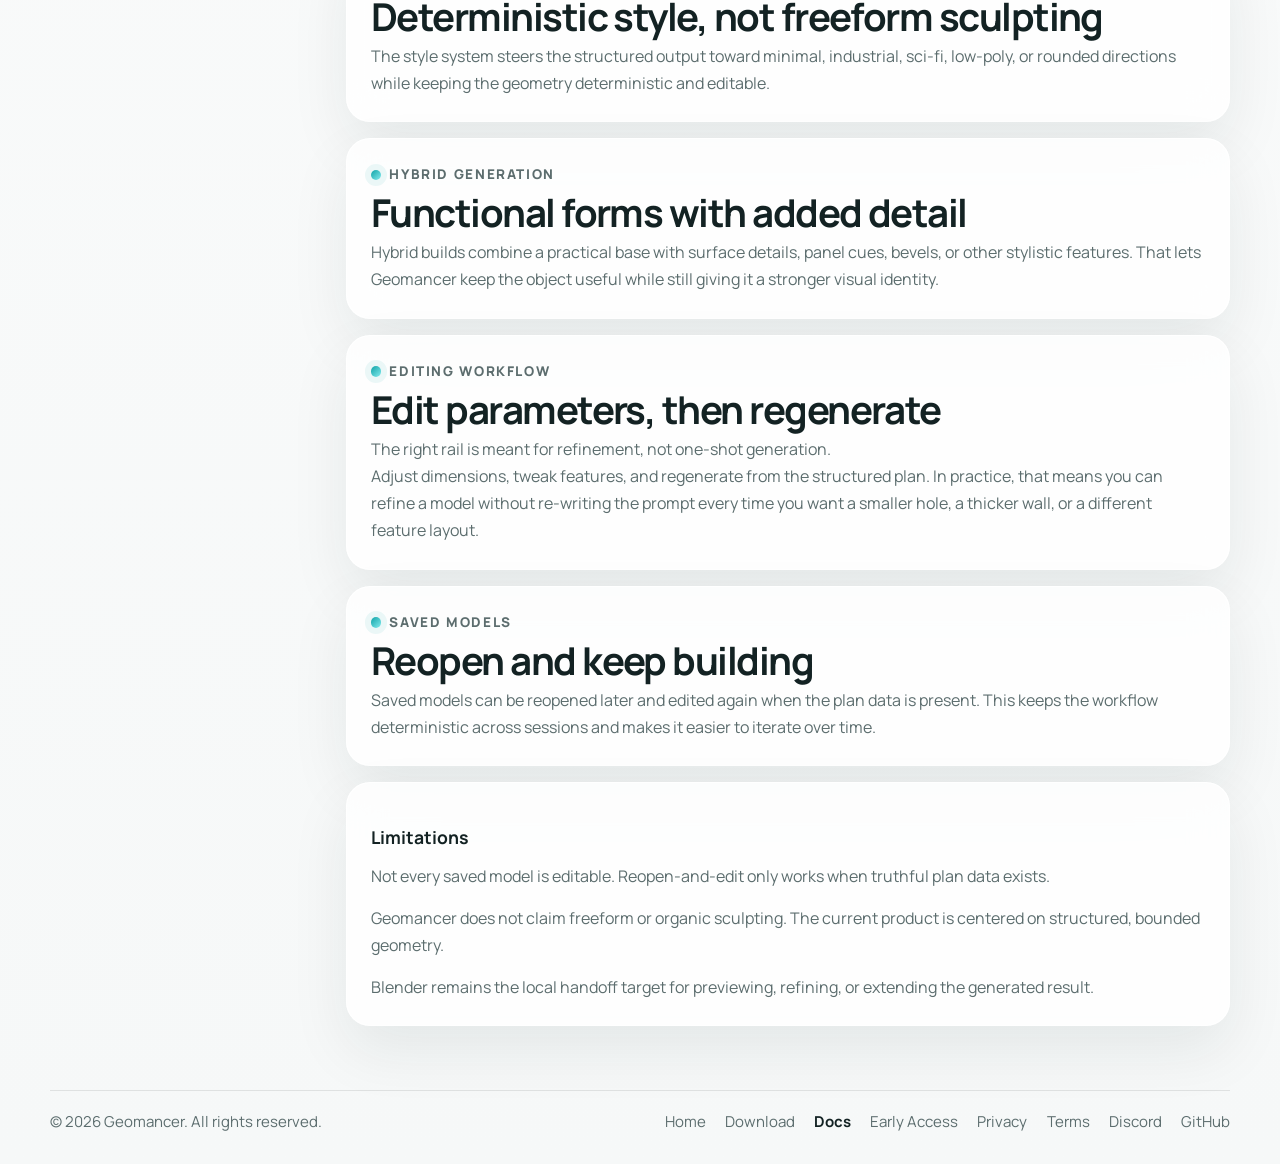
<file: docs/docs.html>
<!DOCTYPE html>
<html lang="en">
<head>
  <meta charset="UTF-8">
  <meta name="viewport" content="width=device-width, initial-scale=1.0">
  <meta
    name="description"
    content="Geomancer documentation covering the plan-first deterministic workflow, supported object families, style system, editing loop, saved models, and current limitations."
  >
  <title>Geomancer Documentation</title>
  <link rel="preconnect" href="https://fonts.googleapis.com">
  <link rel="preconnect" href="https://fonts.gstatic.com" crossorigin>
  <link
    href="https://fonts.googleapis.com/css2?family=Manrope:wght@400;500;600;700;800&display=swap"
    rel="stylesheet"
  >
  <link rel="stylesheet" href="assets/css/styles.css">
  <link rel="icon" href="assets/icons/favicon.ico" sizes="any">
  <link rel="icon" type="image/png" sizes="32x32" href="assets/icons/favicon-32x32.png">
  <link rel="icon" type="image/png" sizes="16x16" href="assets/icons/favicon-16x16.png">
  <link rel="apple-touch-icon" sizes="180x180" href="assets/icons/apple-touch-icon.png">
  <link rel="manifest" href="assets/icons/site.webmanifest">
  <meta name="theme-color" content="#dff7f7">
</head>
<body data-page="docs">
  <div class="site-shell">
    <header class="site-header">
      <div class="container">
        <nav class="nav" aria-label="Primary">
          <a class="brand" href="index.html" aria-label="Geomancer home">
            <img class="brand-icon" src="assets/images/logo-icon.png" alt="" aria-hidden="true">
            <span class="brand-text">Geomancer</span>
          </a>
          <button class="nav-toggle" type="button" aria-expanded="false" aria-controls="nav-links">
            <span class="nav-toggle-line"></span>
            <span class="nav-toggle-line"></span>
            <span class="nav-toggle-line"></span>
            <span class="sr-only">Toggle navigation</span>
          </button>
          <div class="nav-links" id="nav-links">
            <a href="index.html">Home</a>
            <a href="download.html">Download</a>
            <a href="docs.html" aria-current="page">Docs</a>
            <a href="early-access.html">Early Access</a>
            <a href="https://discord.gg/8YSe9e6d" target="_blank" rel="noopener noreferrer">Discord</a>
            <a href="https://github.com/GeomancerAI/geomancer" target="_blank" rel="noopener noreferrer">GitHub</a>
          </div>
        </nav>
      </div>
    </header>

    <main>
      <section class="hero-section docs-hero-section">
        <div class="container">
          <div class="section-heading docs-heading">
            <p class="eyebrow">Documentation</p>
            <h1 class="docs-title">Geomancer Documentation</h1>
            <p class="hero-description docs-description">
              Learn how Geomancer turns prompts into structured plans, builds deterministic geometry, supports editing and regeneration, and reopens saved models when plan data is available.
            </p>
          </div>
        </div>
      </section>

      <section class="feature-section docs-section">
        <div class="container docs-layout">
          <aside class="feature-card docs-sidebar">
            <p class="docs-sidebar-title">Documentation</p>

            <div class="docs-nav-group">
              <p class="docs-nav-heading">Getting Started</p>
              <a href="#system-overview">System overview</a>
              <a href="#editing-workflow">Editing workflow</a>
              <a href="#saved-models">Saved models</a>
            </div>

            <div class="docs-nav-group">
              <p class="docs-nav-heading">Capabilities</p>
              <a href="#supported-objects">Supported objects</a>
              <a href="#style-system">Style system</a>
              <a href="#hybrid-generation">Hybrid generation</a>
            </div>

            <div class="docs-nav-group">
              <p class="docs-nav-heading">Trust And Limits</p>
              <a href="#limitations">Limitations</a>
              <a href="#export-stl">STL export</a>
            </div>
          </aside>

          <div class="docs-content">
            <article class="feature-card docs-article" id="system-overview">
              <p class="eyebrow">System Overview</p>
              <h2>Plan-first deterministic geometry</h2>
              <p class="docs-subtitle">Geomancer is built around structured plans, not arbitrary mesh generation.</p>
              <p>
                A prompt is interpreted locally, normalized into a plan, validated, and then built through a deterministic geometry pipeline. That keeps the output predictable, editable, and easier to export or review.
              </p>
              <div class="app-window docs-image-frame">
                <img
                  class="hero-preview-image"
                  src="assets/images/hero-ui-preview.png"
                  alt="Geomancer interface preview for documentation"
                >
              </div>
            </article>

            <article class="feature-card docs-article" id="supported-objects">
              <p class="eyebrow">Supported Objects</p>
              <h2>Bounded object families with clear structure</h2>
              <div class="feature-grid" style="grid-template-columns: repeat(2, minmax(0, 1fr));">
                <article class="feature-card">
                  <h3>Functional objects</h3>
                  <p>Brackets, enclosures, mounts, and trays that focus on dimensions, fit, and practical use.</p>
                </article>
                <article class="feature-card">
                  <h3>Compositional props</h3>
                  <p>Crates, barrels, canisters, and pedestals built from clean, readable forms.</p>
                </article>
              </div>
              <p id="export-stl" class="docs-subtitle">STL export is available from the final artifact when the model is ready for printing or downstream work.</p>
            </article>

            <article class="feature-card docs-article" id="style-system">
              <p class="eyebrow">Style System</p>
              <h2>Deterministic style, not freeform sculpting</h2>
              <p>
                The style system steers the structured output toward minimal, industrial, sci-fi, low-poly, or rounded directions while keeping the geometry deterministic and editable.
              </p>
            </article>

            <article class="feature-card docs-article" id="hybrid-generation">
              <p class="eyebrow">Hybrid Generation</p>
              <h2>Functional forms with added detail</h2>
              <p>
                Hybrid builds combine a practical base with surface details, panel cues, bevels, or other stylistic features. That lets Geomancer keep the object useful while still giving it a stronger visual identity.
              </p>
            </article>

            <article class="feature-card docs-article" id="editing-workflow">
              <p class="eyebrow">Editing Workflow</p>
              <h2>Edit parameters, then regenerate</h2>
              <p class="docs-subtitle">The right rail is meant for refinement, not one-shot generation.</p>
              <p>
                Adjust dimensions, tweak features, and regenerate from the structured plan. In practice, that means you can refine a model without re-writing the prompt every time you want a smaller hole, a thicker wall, or a different feature layout.
              </p>
            </article>

            <article class="feature-card docs-article" id="saved-models">
              <p class="eyebrow">Saved Models</p>
              <h2>Reopen and keep building</h2>
              <p>
                Saved models can be reopened later and edited again when the plan data is present. This keeps the workflow deterministic across sessions and makes it easier to iterate over time.
              </p>
            </article>

            <article class="feature-card docs-article docs-reference" id="limitations">
              <h3>Limitations</h3>
              <p>Not every saved model is editable. Reopen-and-edit only works when truthful plan data exists.</p>
              <p>Geomancer does not claim freeform or organic sculpting. The current product is centered on structured, bounded geometry.</p>
              <p>Blender remains the local handoff target for previewing, refining, or extending the generated result.</p>
            </article>
          </div>
        </div>
      </section>
    </main>

    <footer class="site-footer" id="footer">
      <div class="container footer-row">
        <p>&copy; 2026 Geomancer. All rights reserved.</p>
        <div class="footer-links">
          <a href="index.html">Home</a>
          <a href="download.html">Download</a>
          <a href="docs.html" aria-current="page">Docs</a>
          <a href="early-access.html">Early Access</a>
          <a href="privacy.html">Privacy</a>
          <a href="terms.html">Terms</a>
            <a href="https://discord.gg/8YSe9e6d" target="_blank" rel="noopener noreferrer">Discord</a>
          <a href="https://github.com/GeomancerAI/geomancer" target="_blank" rel="noopener noreferrer">GitHub</a>
        </div>
      </div>
    </footer>
  </div>

  <script src="assets/js/main.js"></script>
</body>
</html>
</file>
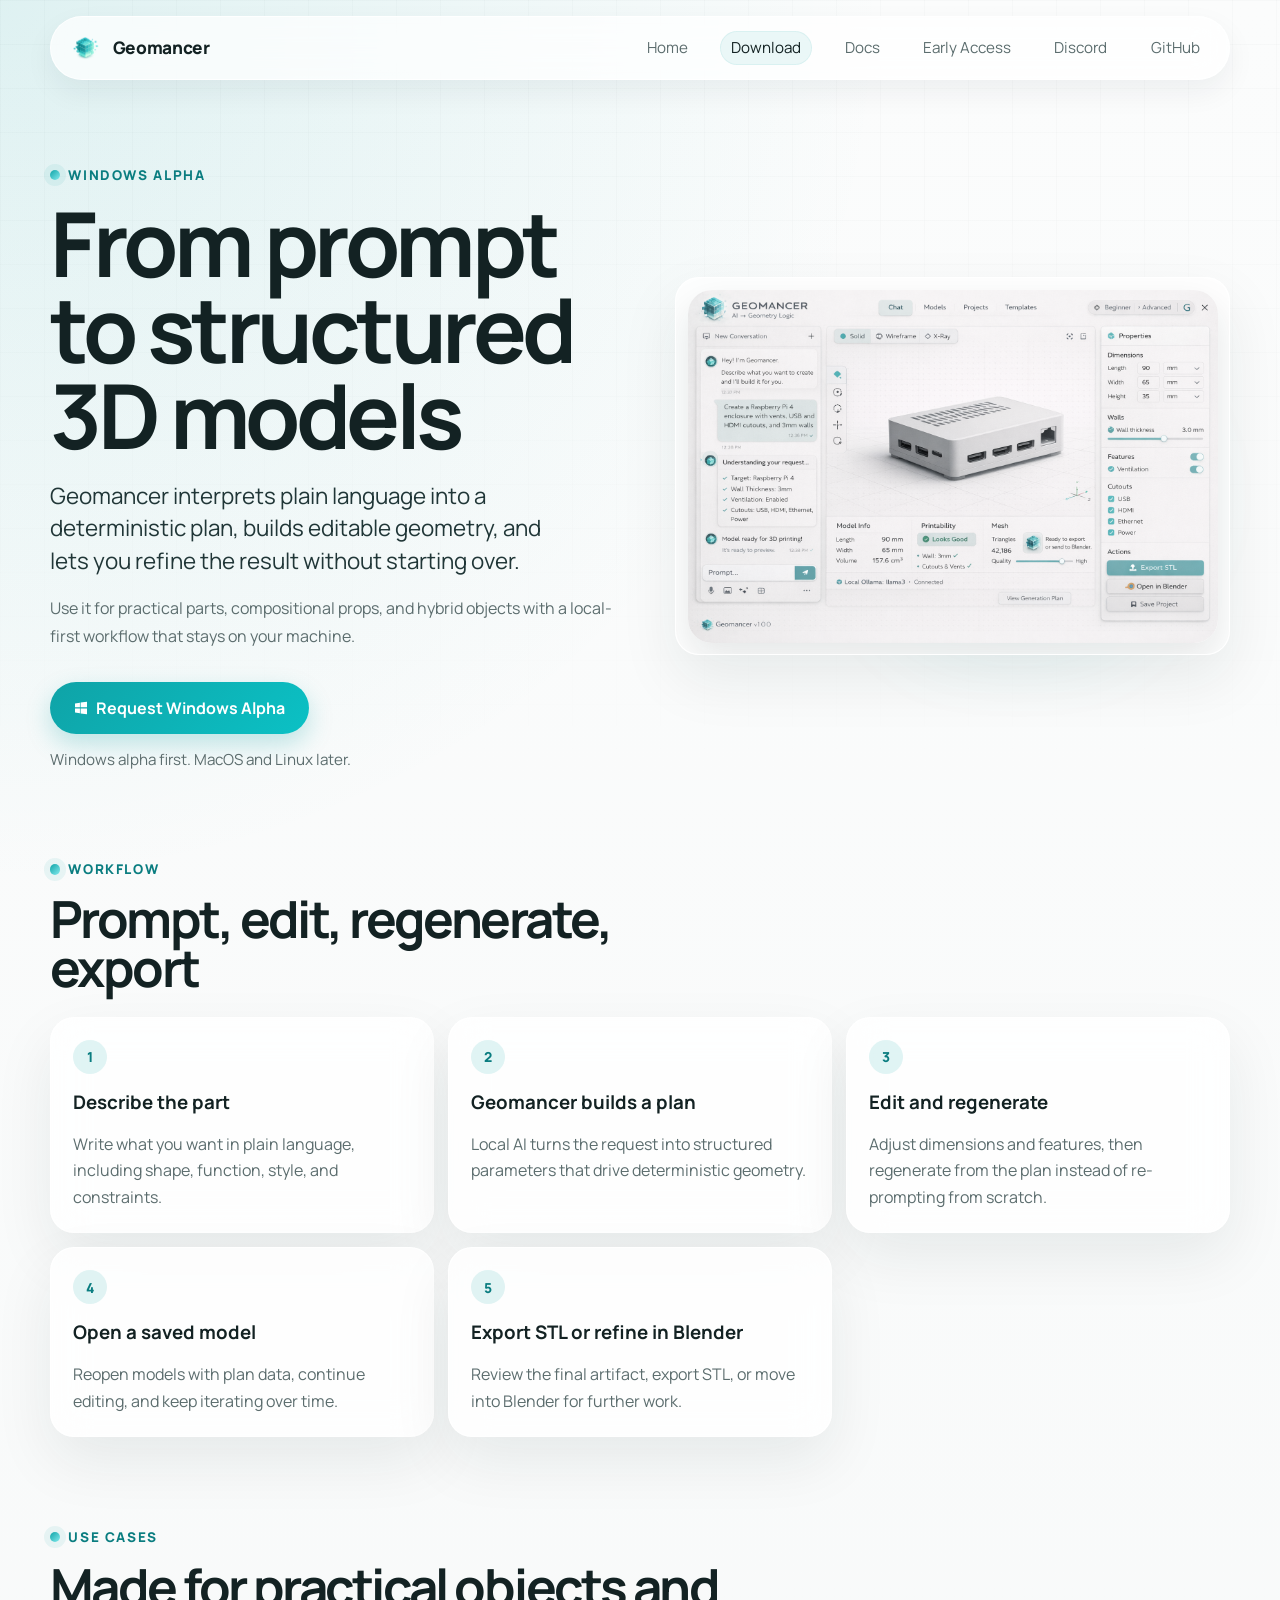
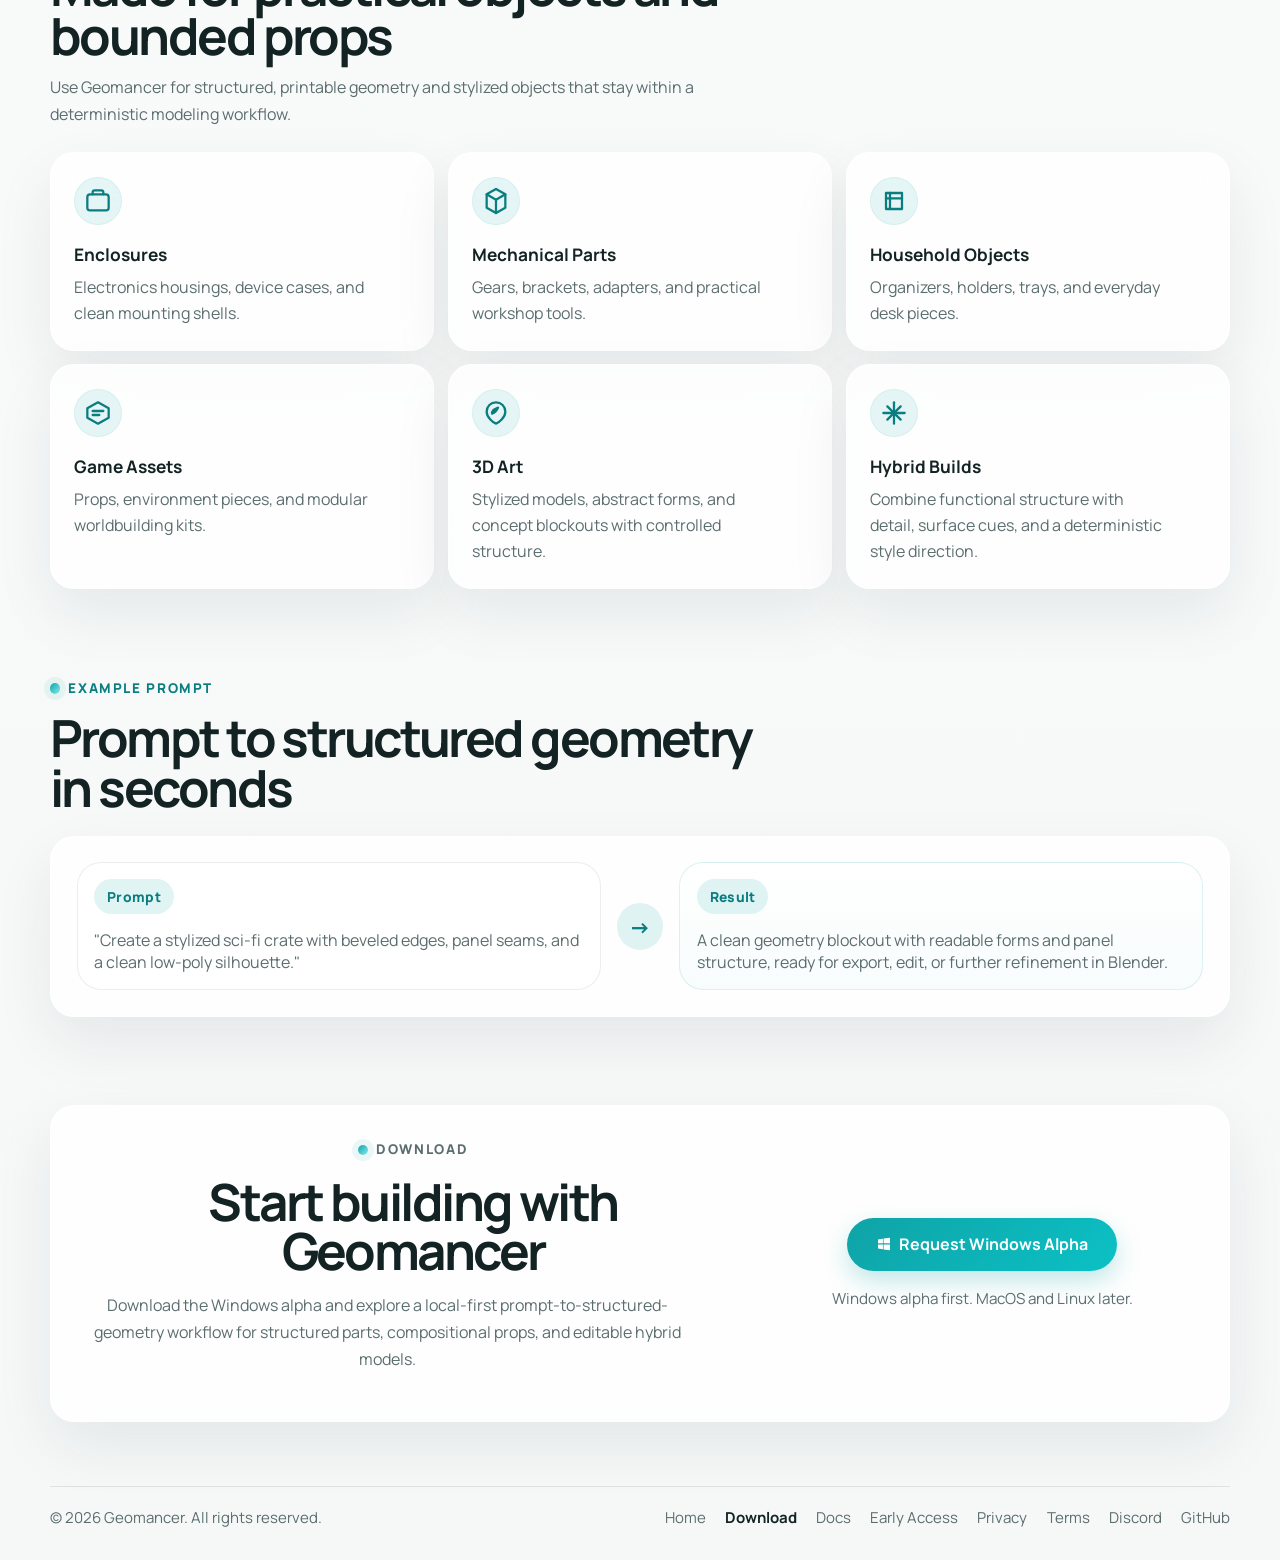
<file: docs/download.html>
<!DOCTYPE html>
<html lang="en">
<head>
  <meta charset="UTF-8">
  <meta name="viewport" content="width=device-width, initial-scale=1.0">
  <meta
    name="description"
    content="Download Geomancer's Windows alpha and explore a local-first, deterministic 3D modeling workflow with editing, regenerate, and STL export."
  >
  <title>Download Geomancer | Local-First AI 3D Modeling</title>
  <link rel="preconnect" href="https://fonts.googleapis.com">
  <link rel="preconnect" href="https://fonts.gstatic.com" crossorigin>
  <link
    href="https://fonts.googleapis.com/css2?family=Manrope:wght@400;500;600;700;800&display=swap"
    rel="stylesheet"
  >
  <link rel="stylesheet" href="assets/css/styles.css">
  <link rel="icon" href="assets/icons/favicon.ico" sizes="any">
  <link rel="icon" type="image/png" sizes="32x32" href="assets/icons/favicon-32x32.png">
  <link rel="icon" type="image/png" sizes="16x16" href="assets/icons/favicon-16x16.png">
  <link rel="apple-touch-icon" sizes="180x180" href="assets/icons/apple-touch-icon.png">
  <link rel="manifest" href="assets/icons/site.webmanifest">
  <meta name="theme-color" content="#dff7f7">
</head>
<body data-page="download">
  <div class="site-shell">
    <header class="site-header">
      <div class="container">
        <nav class="nav" aria-label="Primary">
          <a class="brand" href="index.html" aria-label="Geomancer home">
            <img class="brand-icon" src="assets/images/logo-icon.png" alt="" aria-hidden="true">
            <span class="brand-text">Geomancer</span>
          </a>
          <button class="nav-toggle" type="button" aria-expanded="false" aria-controls="nav-links">
            <span class="nav-toggle-line"></span>
            <span class="nav-toggle-line"></span>
            <span class="nav-toggle-line"></span>
            <span class="sr-only">Toggle navigation</span>
          </button>
          <div class="nav-links" id="nav-links">
            <a href="index.html">Home</a>
            <a href="download.html" aria-current="page">Download</a>
            <a href="docs.html">Docs</a>
            <a href="early-access.html">Early Access</a>
            <a href="https://discord.gg/8YSe9e6d" target="_blank" rel="noopener noreferrer">Discord</a>
            <a href="https://github.com/GeomancerAI/geomancer" target="_blank" rel="noopener noreferrer">GitHub</a>
          </div>
        </nav>
      </div>
    </header>

    <main>
      <section class="hero-section download-hero-section">
        <div class="container hero-grid">
          <div class="hero-copy">
            <div class="eyebrow">Windows Alpha</div>
            <h1 class="download-hero-title">From prompt to structured 3D models</h1>
            <p class="hero-subheadline">
              Geomancer interprets plain language into a deterministic plan, builds editable geometry, and lets you refine the result without starting over.
            </p>
            <p class="hero-description">
              Use it for practical parts, compositional props, and hybrid objects with a local-first workflow that stays on your machine.
            </p>
            <div class="hero-actions">
              <a class="button-primary" href="early-access.html">
                <svg class="button-icon" viewBox="0 0 24 24" fill="currentColor" aria-hidden="true">
                  <path d="M3 5.2 10.4 4v7H3V5.2Zm8.4-1.3L21 2.5V11h-9.6V3.9ZM3 12.9h7.4v7L3 18.8v-5.9Zm8.4 0H21v8.5l-9.6-1.3v-7.2Z"></path>
                </svg>
                <span>Request Windows Alpha</span>
              </a>
            </div>
            <p class="hero-meta">Windows alpha first. MacOS and Linux later.</p>
          </div>

          <div class="hero-visual">
            <div class="app-window">
              <img
                class="hero-preview-image"
                src="assets/images/hero-ui-preview.png"
                alt="Geomancer interface preview showing structured 3D model generation"
              >
            </div>
          </div>
        </div>
      </section>

      <section class="feature-section" id="workflow">
        <div class="container">
          <div class="section-heading">
            <p class="eyebrow">Workflow</p>
            <h2>Prompt, edit, regenerate, export</h2>
          </div>
          <div class="workflow-strip">
            <article class="workflow-step">
              <span class="workflow-number">1</span>
              <h3>Describe the part</h3>
              <p>Write what you want in plain language, including shape, function, style, and constraints.</p>
            </article>
            <article class="workflow-step">
              <span class="workflow-number">2</span>
              <h3>Geomancer builds a plan</h3>
              <p>Local AI turns the request into structured parameters that drive deterministic geometry.</p>
            </article>
            <article class="workflow-step">
              <span class="workflow-number">3</span>
              <h3>Edit and regenerate</h3>
              <p>Adjust dimensions and features, then regenerate from the plan instead of re-prompting from scratch.</p>
            </article>
            <article class="workflow-step">
              <span class="workflow-number">4</span>
              <h3>Open a saved model</h3>
              <p>Reopen models with plan data, continue editing, and keep iterating over time.</p>
            </article>
            <article class="workflow-step">
              <span class="workflow-number">5</span>
              <h3>Export STL or refine in Blender</h3>
              <p>Review the final artifact, export STL, or move into Blender for further work.</p>
            </article>
          </div>
        </div>
      </section>

      <section class="feature-section">
        <div class="container">
          <div class="section-heading use-case-heading">
            <p class="eyebrow">Use Cases</p>
            <h2>Made for practical objects and bounded props</h2>
            <p class="use-case-intro">Use Geomancer for structured, printable geometry and stylized objects that stay within a deterministic modeling workflow.</p>
          </div>
          <div class="use-case-grid homepage-use-case-grid">
            <article class="feature-card use-case-card">
              <div class="feature-icon" aria-hidden="true">
                <svg class="use-case-icon" viewBox="0 0 24 24" fill="none" stroke="currentColor" stroke-width="1.8" stroke-linecap="round" stroke-linejoin="round">
                  <rect x="4" y="7" width="16" height="12" rx="2"></rect>
                  <path d="M8 7V5.5A1.5 1.5 0 0 1 9.5 4h5A1.5 1.5 0 0 1 16 5.5V7"></path>
                </svg>
              </div>
              <h3>Enclosures</h3>
              <p>Electronics housings, device cases, and clean mounting shells.</p>
            </article>
            <article class="feature-card use-case-card">
              <div class="feature-icon" aria-hidden="true">
                <svg class="use-case-icon" viewBox="0 0 24 24" fill="none" stroke="currentColor" stroke-width="1.8" stroke-linecap="round" stroke-linejoin="round">
                  <path d="m12 3 7 4v10l-7 4-7-4V7l7-4Z"></path>
                  <path d="m5 7 7 4 7-4"></path>
                  <path d="M12 11v10"></path>
                </svg>
              </div>
              <h3>Mechanical Parts</h3>
              <p>Gears, brackets, adapters, and practical workshop tools.</p>
            </article>
            <article class="feature-card use-case-card">
              <div class="feature-icon" aria-hidden="true">
                <svg class="use-case-icon" viewBox="0 0 24 24" fill="none" stroke="currentColor" stroke-width="1.8" stroke-linecap="round" stroke-linejoin="round">
                  <path d="M6 6h12v12H6z"></path>
                  <path d="M9 6v12"></path>
                  <path d="M6 10h12"></path>
                </svg>
              </div>
              <h3>Household Objects</h3>
              <p>Organizers, holders, trays, and everyday desk pieces.</p>
            </article>
            <article class="feature-card use-case-card">
              <div class="feature-icon" aria-hidden="true">
                <svg class="use-case-icon" viewBox="0 0 24 24" fill="none" stroke="currentColor" stroke-width="1.8" stroke-linecap="round" stroke-linejoin="round">
                  <path d="M4 8.5 12 4l8 4.5v7L12 20l-8-4.5v-7Z"></path>
                  <path d="M8 10.5h8"></path>
                  <path d="M8 13.5h5"></path>
                </svg>
              </div>
              <h3>Game Assets</h3>
              <p>Props, environment pieces, and modular worldbuilding kits.</p>
            </article>
            <article class="feature-card use-case-card">
              <div class="feature-icon" aria-hidden="true">
                <svg class="use-case-icon" viewBox="0 0 24 24" fill="none" stroke="currentColor" stroke-width="1.8" stroke-linecap="round" stroke-linejoin="round">
                  <path d="M12 4c3.9 0 7 3.1 7 7 0 4.4-5 8.4-7 9-2-.6-7-4.6-7-9 0-3.9 3.1-7 7-7Z"></path>
                  <path d="M9 11.5c.9-1.6 2-2.7 4.5-3.5-1 2.6-2.1 3.7-4.5 4.5"></path>
                </svg>
              </div>
              <h3>3D Art</h3>
              <p>Stylized models, abstract forms, and concept blockouts with controlled structure.</p>
            </article>
            <article class="feature-card use-case-card">
              <div class="feature-icon" aria-hidden="true">
                <svg class="use-case-icon" viewBox="0 0 24 24" fill="none" stroke="currentColor" stroke-width="1.8" stroke-linecap="round" stroke-linejoin="round">
                  <path d="M12 4v16"></path>
                  <path d="M4 12h16"></path>
                  <path d="m7 7 10 10"></path>
                  <path d="m17 7-10 10"></path>
                </svg>
              </div>
              <h3>Hybrid Builds</h3>
              <p>Combine functional structure with detail, surface cues, and a deterministic style direction.</p>
            </article>
          </div>
        </div>
      </section>

      <section class="feature-section">
        <div class="container">
          <div class="section-heading">
            <p class="eyebrow">Example Prompt</p>
            <h2>Prompt to structured geometry in seconds</h2>
          </div>
          <div class="example-card">
            <div class="example-side example-side-prompt">
              <span class="example-label">Prompt</span>
              <p>"Create a stylized sci-fi crate with beveled edges, panel seams, and a clean low-poly silhouette."</p>
            </div>
            <div class="example-divider" aria-hidden="true">&rarr;</div>
            <div class="example-side example-side-result">
              <span class="example-label">Result</span>
              <p>A clean geometry blockout with readable forms and panel structure, ready for export, edit, or further refinement in Blender.</p>
            </div>
          </div>
        </div>
      </section>

      <section class="cta-section" id="download-cta">
        <div class="container">
          <div class="cta-card cta-card-centered">
            <div class="cta-copy">
              <p class="eyebrow">Download</p>
              <h2>Start building with Geomancer</h2>
              <p>Download the Windows alpha and explore a local-first prompt-to-structured-geometry workflow for structured parts, compositional props, and editable hybrid models.</p>
            </div>
            <div class="cta-actions">
              <a class="button-primary button-primary-large" href="early-access.html">
                <svg class="button-icon" viewBox="0 0 24 24" fill="currentColor" aria-hidden="true">
                  <path d="M3 5.2 10.4 4v7H3V5.2Zm8.4-1.3L21 2.5V11h-9.6V3.9ZM3 12.9h7.4v7L3 18.8v-5.9Zm8.4 0H21v8.5l-9.6-1.3v-7.2Z"></path>
                </svg>
                <span>Request Windows Alpha</span>
              </a>
              <p class="hero-meta">Windows alpha first. MacOS and Linux later.</p>
            </div>
          </div>
        </div>
      </section>
    </main>

    <footer class="site-footer" id="footer">
      <div class="container footer-row">
        <p>&copy; 2026 Geomancer. All rights reserved.</p>
        <div class="footer-links">
          <a href="index.html">Home</a>
          <a href="download.html" aria-current="page">Download</a>
          <a href="docs.html">Docs</a>
          <a href="early-access.html">Early Access</a>
          <a href="privacy.html">Privacy</a>
          <a href="terms.html">Terms</a>
            <a href="https://discord.gg/8YSe9e6d" target="_blank" rel="noopener noreferrer">Discord</a>
          <a href="https://github.com/GeomancerAI/geomancer" target="_blank" rel="noopener noreferrer">GitHub</a>
        </div>
      </div>
    </footer>
  </div>

  <script src="assets/js/main.js"></script>
</body>
</html>
</file>
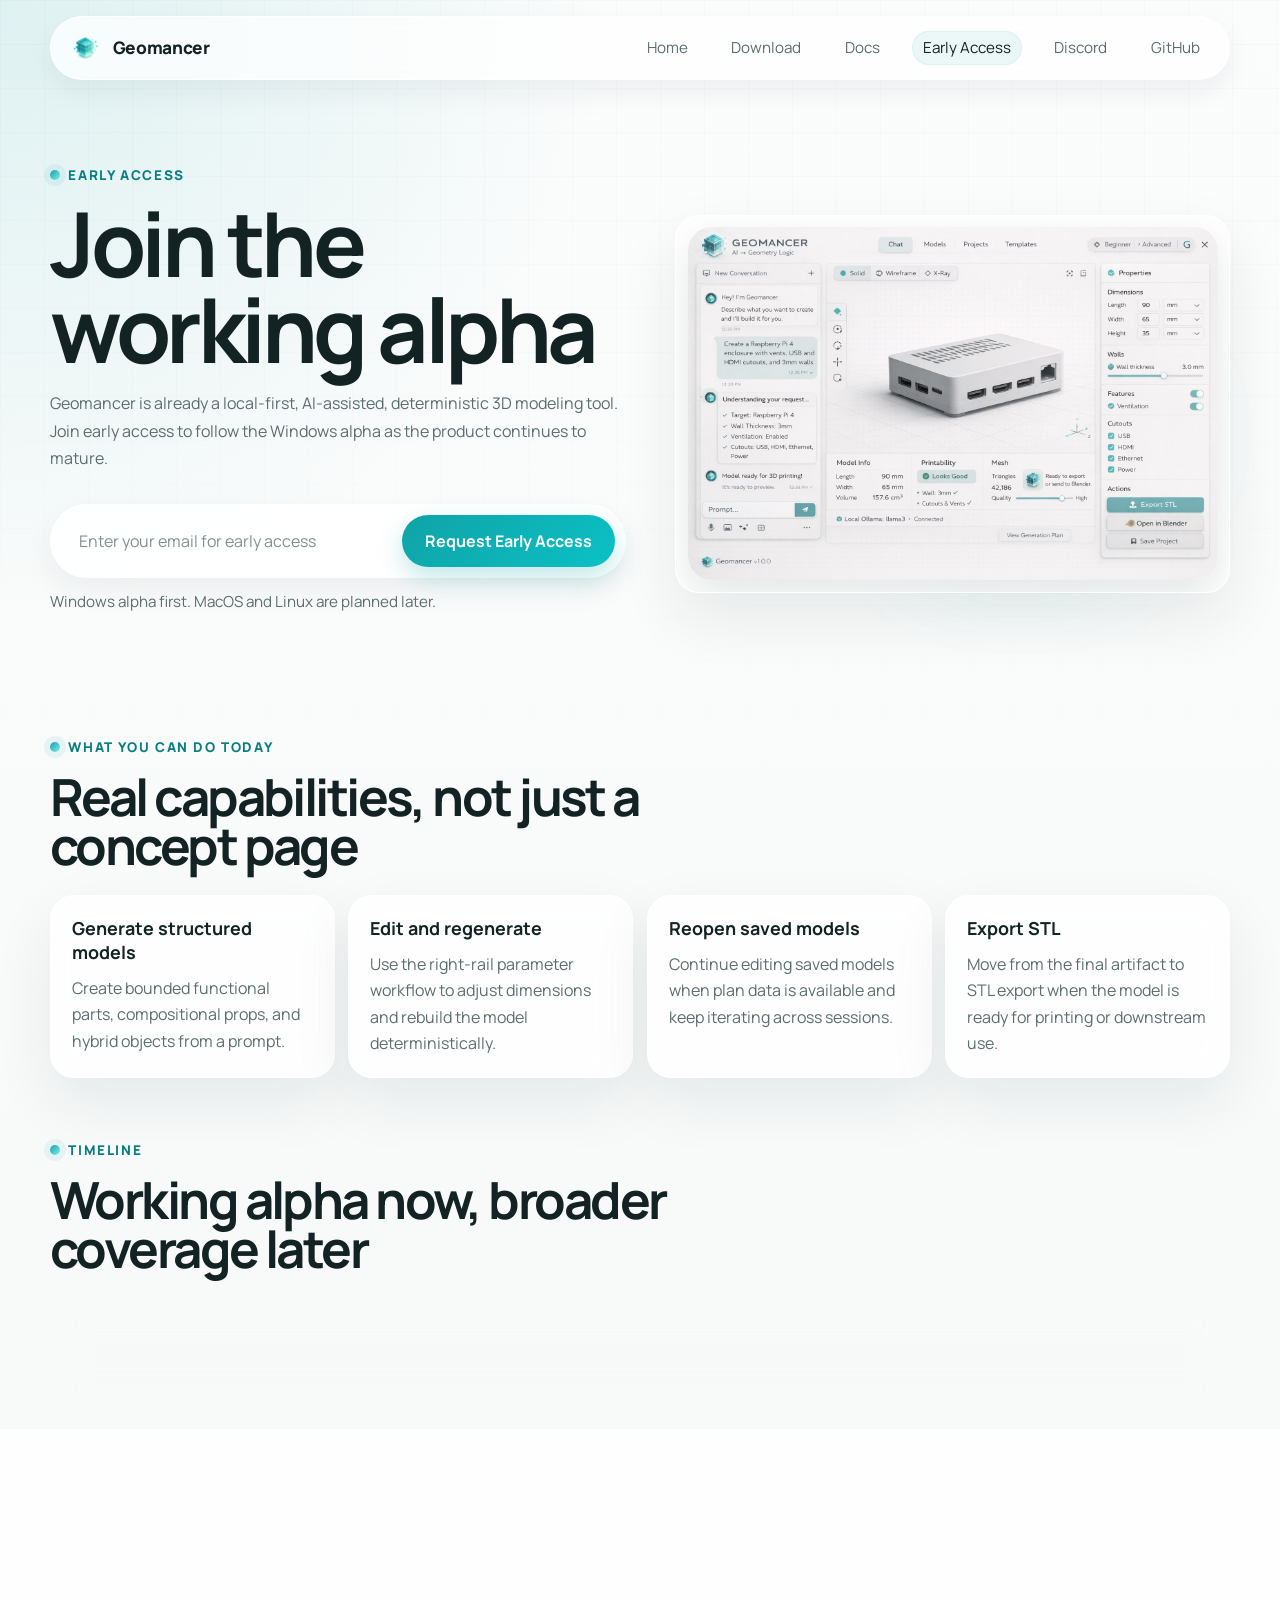
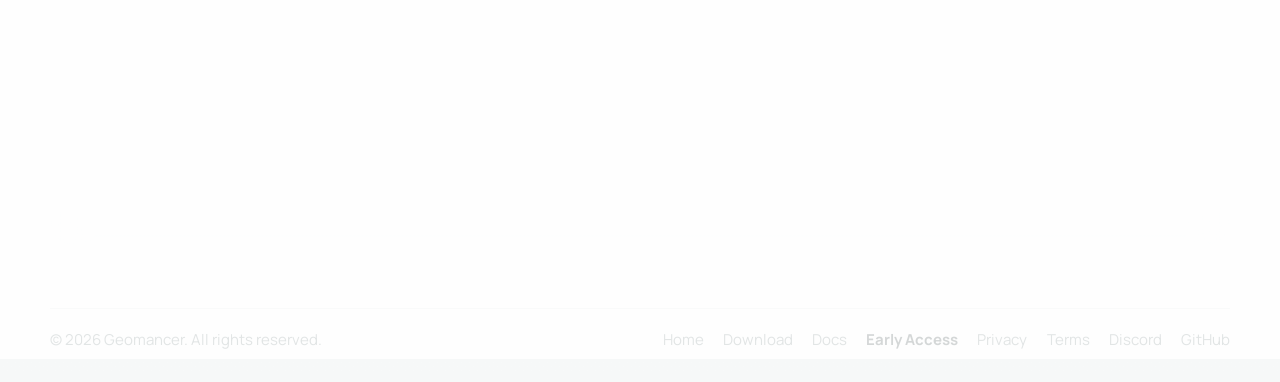
<file: docs/early-access.html>
<!DOCTYPE html>
<html lang="en">
<head>
  <meta charset="UTF-8">
  <meta name="viewport" content="width=device-width, initial-scale=1.0">
  <meta
    name="description"
    content="Join Geomancer early access for a working alpha with deterministic 3D modeling, editing and regenerate workflows, saved model reopen support, and STL export."
  >
  <title>Early Access | Geomancer</title>
  <link rel="preconnect" href="https://fonts.googleapis.com">
  <link rel="preconnect" href="https://fonts.gstatic.com" crossorigin>
  <link
    href="https://fonts.googleapis.com/css2?family=Manrope:wght@400;500;600;700;800&display=swap"
    rel="stylesheet"
  >
  <link rel="stylesheet" href="assets/css/styles.css">
  <link rel="icon" href="assets/icons/favicon.ico" sizes="any">
  <link rel="icon" type="image/png" sizes="32x32" href="assets/icons/favicon-32x32.png">
  <link rel="icon" type="image/png" sizes="16x16" href="assets/icons/favicon-16x16.png">
  <link rel="apple-touch-icon" sizes="180x180" href="assets/icons/apple-touch-icon.png">
  <link rel="manifest" href="assets/icons/site.webmanifest">
  <meta name="theme-color" content="#dff7f7">
</head>
<body data-page="early-access">
  <div class="site-shell">
    <header class="site-header">
      <div class="container">
        <nav class="nav" aria-label="Primary">
          <a class="brand" href="index.html" aria-label="Geomancer home">
            <img class="brand-icon" src="assets/images/logo-icon.png" alt="" aria-hidden="true">
            <span class="brand-text">Geomancer</span>
          </a>
          <button class="nav-toggle" type="button" aria-expanded="false" aria-controls="nav-links">
            <span class="nav-toggle-line"></span>
            <span class="nav-toggle-line"></span>
            <span class="nav-toggle-line"></span>
            <span class="sr-only">Toggle navigation</span>
          </button>
          <div class="nav-links" id="nav-links">
            <a href="index.html">Home</a>
            <a href="download.html">Download</a>
            <a href="docs.html">Docs</a>
            <a href="early-access.html" aria-current="page">Early Access</a>
            <a href="https://discord.gg/8YSe9e6d" target="_blank" rel="noopener noreferrer">Discord</a>
            <a href="https://github.com/GeomancerAI/geomancer" target="_blank" rel="noopener noreferrer">GitHub</a>
          </div>
        </nav>
      </div>
    </header>

    <main>
      <section class="hero-section">
        <div class="container hero-grid">
          <div class="hero-copy">
            <div class="eyebrow">Early Access</div>
            <h1 class="early-access-title">Join the working alpha</h1>
            <p class="hero-description">
              Geomancer is already a local-first, AI-assisted, deterministic 3D modeling tool. Join early access to follow the Windows alpha as the product continues to mature.
            </p>
            <form class="signup-form" id="hero-signup" novalidate>
              <label class="sr-only" for="hero-email">Email address</label>
              <input
                id="hero-email"
                name="email"
                type="email"
                placeholder="Enter your email for early access"
                autocomplete="email"
                required
              >
              <button type="submit">Request Early Access</button>
            </form>
            <p class="form-support">
              Windows alpha first. MacOS and Linux are planned later.
            </p>
            <p class="form-message" id="hero-message" role="status" aria-live="polite"></p>
          </div>

          <div class="hero-visual">
            <div class="app-window">
              <img
                class="hero-preview-image"
                src="assets/images/hero-ui-preview.png"
                alt="Geomancer interface preview showing structured 3D model generation"
              >
            </div>
          </div>
        </div>
      </section>

      <section class="feature-section early-access-section" id="what-you-get">
        <div class="container">
          <div class="section-heading">
            <p class="eyebrow">What You Can Do Today</p>
            <h2>Real capabilities, not just a concept page</h2>
          </div>
          <div class="feature-grid">
            <article class="feature-card">
              <h3>Generate structured models</h3>
              <p>Create bounded functional parts, compositional props, and hybrid objects from a prompt.</p>
            </article>
            <article class="feature-card">
              <h3>Edit and regenerate</h3>
              <p>Use the right-rail parameter workflow to adjust dimensions and rebuild the model deterministically.</p>
            </article>
            <article class="feature-card">
              <h3>Reopen saved models</h3>
              <p>Continue editing saved models when plan data is available and keep iterating across sessions.</p>
            </article>
            <article class="feature-card">
              <h3>Export STL</h3>
              <p>Move from the final artifact to STL export when the model is ready for printing or downstream use.</p>
            </article>
          </div>
        </div>
      </section>

      <section class="feature-section early-access-section early-access-section-tight" id="timeline">
        <div class="container">
          <div class="section-heading">
            <p class="eyebrow">Timeline</p>
            <h2>Working alpha now, broader coverage later</h2>
          </div>
          <div class="workflow-step timeline-card">
            <p class="timeline-item"><strong>Current state:</strong> The Windows alpha has real deterministic generation, editing, saved-model reopen, and STL export workflows.</p>
            <p class="timeline-item"><strong>Still limited:</strong> Coverage is bounded, not freeform; not every saved model is editable; and some workflows remain alpha-quality.</p>
          </div>
        </div>
      </section>

      <section class="cta-section" id="final-cta">
        <div class="container">
          <div class="cta-card cta-card-centered early-access-cta">
            <div class="cta-copy">
              <p class="eyebrow">Sign Up</p>
              <h2>Join the Geomancer early access list</h2>
              <p>Enter your email to get notified about the Windows alpha and to follow a working product that keeps expanding within structured, editable geometry workflows.</p>
            </div>
            <form class="signup-form signup-form-wide" id="footer-signup" novalidate>
              <label class="sr-only" for="footer-email">Email address</label>
              <input
                id="footer-email"
                name="email"
                type="email"
                placeholder="Your email address"
                autocomplete="email"
                required
              >
              <button type="submit">Request Early Access</button>
            </form>
            <p class="form-support">
              Windows alpha first. Local-first workflow. Some limitations still apply.
            </p>
            <p class="form-message" id="footer-message" role="status" aria-live="polite"></p>
          </div>
        </div>
      </section>
    </main>

    <footer class="site-footer" id="footer">
      <div class="container footer-row">
        <p>&copy; 2026 Geomancer. All rights reserved.</p>
        <div class="footer-links">
          <a href="index.html">Home</a>
          <a href="download.html">Download</a>
          <a href="docs.html">Docs</a>
          <a href="early-access.html" aria-current="page">Early Access</a>
          <a href="privacy.html">Privacy</a>
          <a href="terms.html">Terms</a>
            <a href="https://discord.gg/8YSe9e6d" target="_blank" rel="noopener noreferrer">Discord</a>
          <a href="https://github.com/GeomancerAI/geomancer" target="_blank" rel="noopener noreferrer">GitHub</a>
        </div>
      </div>
    </footer>
  </div>


  <div class="ea-modal" id="early-access-modal" hidden>
    <div class="ea-modal-backdrop" data-modal-close></div>
    <div
      class="ea-modal-dialog"
      role="dialog"
      aria-modal="true"
      aria-labelledby="ea-modal-title"
      aria-describedby="ea-modal-description"
      tabindex="-1"
    >
      <button class="ea-modal-close" type="button" aria-label="Close dialog" data-modal-close>
        <span aria-hidden="true">&times;</span>
      </button>
      <div class="ea-modal-panel">
        <div class="ea-modal-content" id="ea-modal-content"></div>
      </div>
    </div>
  </div>

  <script src="assets/js/main.js"></script>
</body>
</html>
</file>
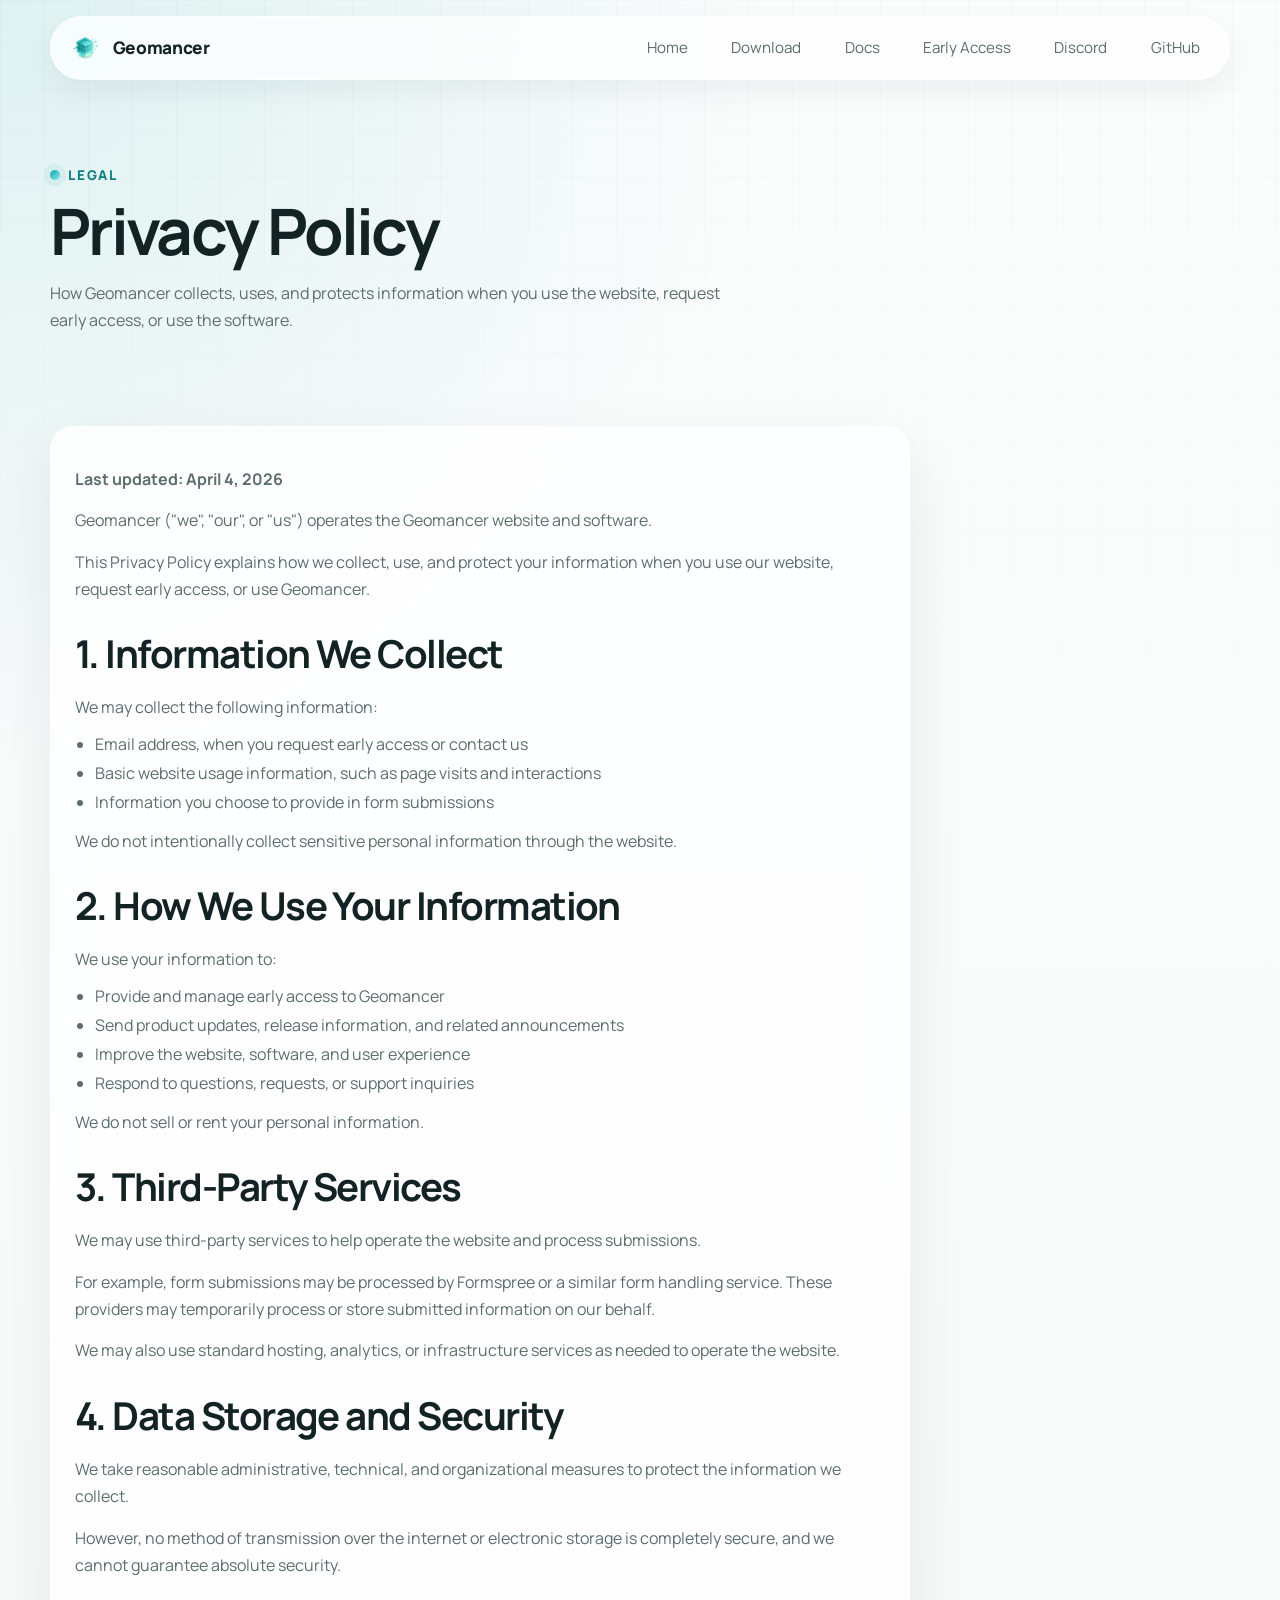
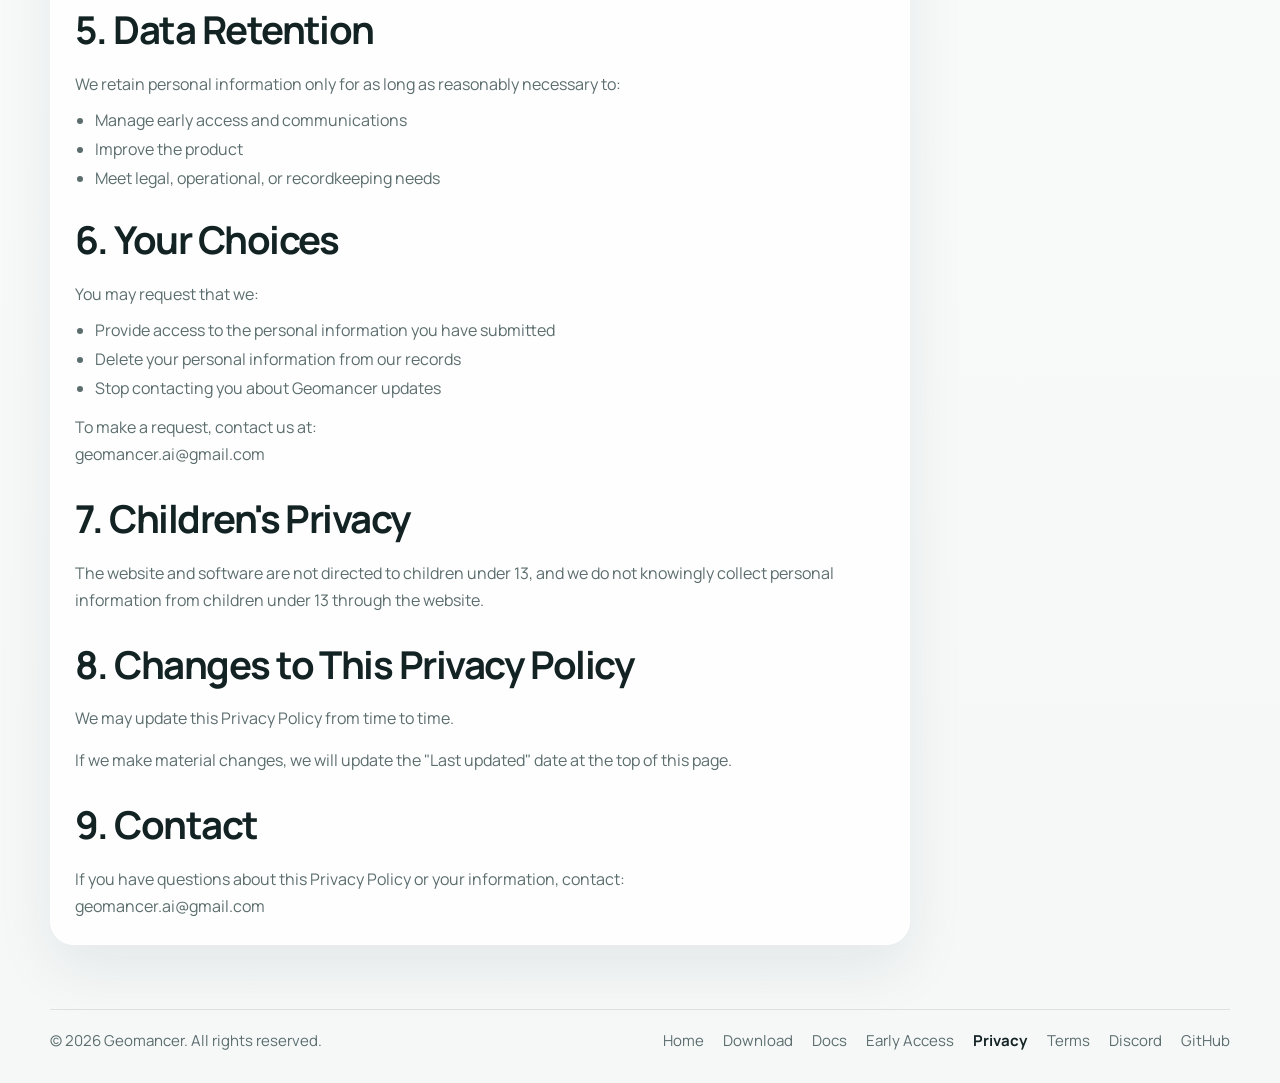
<file: docs/privacy.html>
<!DOCTYPE html>
<html lang="en">
<head>
  <meta charset="UTF-8">
  <meta name="viewport" content="width=device-width, initial-scale=1.0">
  <meta
    name="description"
    content="Read the Geomancer Privacy Policy and learn how information is collected, used, and protected."
  >
  <title>Privacy Policy | Geomancer</title>
  <link rel="preconnect" href="https://fonts.googleapis.com">
  <link rel="preconnect" href="https://fonts.gstatic.com" crossorigin>
  <link
    href="https://fonts.googleapis.com/css2?family=Manrope:wght@400;500;600;700;800&display=swap"
    rel="stylesheet"
  >
  <link rel="stylesheet" href="assets/css/styles.css">
  <link rel="icon" href="assets/icons/favicon.ico" sizes="any">
  <link rel="icon" type="image/png" sizes="32x32" href="assets/icons/favicon-32x32.png">
  <link rel="icon" type="image/png" sizes="16x16" href="assets/icons/favicon-16x16.png">
  <link rel="apple-touch-icon" sizes="180x180" href="assets/icons/apple-touch-icon.png">
  <link rel="manifest" href="assets/icons/site.webmanifest">
  <meta name="theme-color" content="#dff7f7">
</head>
<body data-page="privacy">
  <div class="site-shell">
    <header class="site-header">
      <div class="container">
        <nav class="nav" aria-label="Primary">
          <a class="brand" href="index.html" aria-label="Geomancer home">
            <img class="brand-icon" src="assets/images/logo-icon.png" alt="" aria-hidden="true">
            <span class="brand-text">Geomancer</span>
          </a>
          <button class="nav-toggle" type="button" aria-expanded="false" aria-controls="nav-links">
            <span class="nav-toggle-line"></span>
            <span class="nav-toggle-line"></span>
            <span class="nav-toggle-line"></span>
            <span class="sr-only">Toggle navigation</span>
          </button>
          <div class="nav-links" id="nav-links">
            <a href="index.html">Home</a>
            <a href="download.html">Download</a>
            <a href="docs.html">Docs</a>
            <a href="early-access.html">Early Access</a>
            <a href="https://discord.gg/8YSe9e6d" target="_blank" rel="noopener noreferrer">Discord</a>
            <a href="https://github.com/GeomancerAI/geomancer" target="_blank" rel="noopener noreferrer">GitHub</a>
          </div>
        </nav>
      </div>
    </header>

    <main>
      <section class="hero-section docs-hero-section">
        <div class="container">
          <div class="section-heading docs-heading">
            <p class="eyebrow">Legal</p>
            <h1 class="docs-title">Privacy Policy</h1>
            <p class="hero-description docs-description">How Geomancer collects, uses, and protects information when you use the website, request early access, or use the software.</p>
          </div>
        </div>
      </section>

      <section class="feature-section docs-section">
        <div class="container docs-layout docs-layout-single">
          <div class="docs-content docs-content-legal">
            <article class="feature-card docs-article docs-reference legal-content">
              <p><strong>Last updated: April 4, 2026</strong></p>
              <p>Geomancer ("we", "our", or "us") operates the Geomancer website and software.</p>
              <p>This Privacy Policy explains how we collect, use, and protect your information when you use our website, request early access, or use Geomancer.</p>

              <h2>1. Information We Collect</h2>
              <p>We may collect the following information:</p>
              <ul>
                <li>Email address, when you request early access or contact us</li>
                <li>Basic website usage information, such as page visits and interactions</li>
                <li>Information you choose to provide in form submissions</li>
              </ul>
              <p>We do not intentionally collect sensitive personal information through the website.</p>

              <h2>2. How We Use Your Information</h2>
              <p>We use your information to:</p>
              <ul>
                <li>Provide and manage early access to Geomancer</li>
                <li>Send product updates, release information, and related announcements</li>
                <li>Improve the website, software, and user experience</li>
                <li>Respond to questions, requests, or support inquiries</li>
              </ul>
              <p>We do not sell or rent your personal information.</p>

              <h2>3. Third-Party Services</h2>
              <p>We may use third-party services to help operate the website and process submissions.</p>
              <p>For example, form submissions may be processed by Formspree or a similar form handling service. These providers may temporarily process or store submitted information on our behalf.</p>
              <p>We may also use standard hosting, analytics, or infrastructure services as needed to operate the website.</p>

              <h2>4. Data Storage and Security</h2>
              <p>We take reasonable administrative, technical, and organizational measures to protect the information we collect.</p>
              <p>However, no method of transmission over the internet or electronic storage is completely secure, and we cannot guarantee absolute security.</p>

              <h2>5. Data Retention</h2>
              <p>We retain personal information only for as long as reasonably necessary to:</p>
              <ul>
                <li>Manage early access and communications</li>
                <li>Improve the product</li>
                <li>Meet legal, operational, or recordkeeping needs</li>
              </ul>

              <h2>6. Your Choices</h2>
              <p>You may request that we:</p>
              <ul>
                <li>Provide access to the personal information you have submitted</li>
                <li>Delete your personal information from our records</li>
                <li>Stop contacting you about Geomancer updates</li>
              </ul>
              <p>To make a request, contact us at:<br>geomancer.ai@gmail.com</p>

              <h2>7. Children's Privacy</h2>
              <p>The website and software are not directed to children under 13, and we do not knowingly collect personal information from children under 13 through the website.</p>

              <h2>8. Changes to This Privacy Policy</h2>
              <p>We may update this Privacy Policy from time to time.</p>
              <p>If we make material changes, we will update the "Last updated" date at the top of this page.</p>

              <h2>9. Contact</h2>
              <p>If you have questions about this Privacy Policy or your information, contact:<br>geomancer.ai@gmail.com</p>
            </article>
          </div>
        </div>
      </section>
    </main>

    <footer class="site-footer" id="footer">
      <div class="container footer-row">
        <p>&copy; 2026 Geomancer. All rights reserved.</p>
        <div class="footer-links">
          <a href="index.html">Home</a>
          <a href="download.html">Download</a>
          <a href="docs.html">Docs</a>
          <a href="early-access.html">Early Access</a>
          <a href="privacy.html" aria-current="page">Privacy</a>
          <a href="terms.html">Terms</a>
          <a href="https://discord.gg/8YSe9e6d" target="_blank" rel="noopener noreferrer">Discord</a>
          <a href="https://github.com/GeomancerAI/geomancer" target="_blank" rel="noopener noreferrer">GitHub</a>
        </div>
      </div>
    </footer>
  </div>

  <script src="assets/js/main.js"></script>
</body>
</html>
</file>
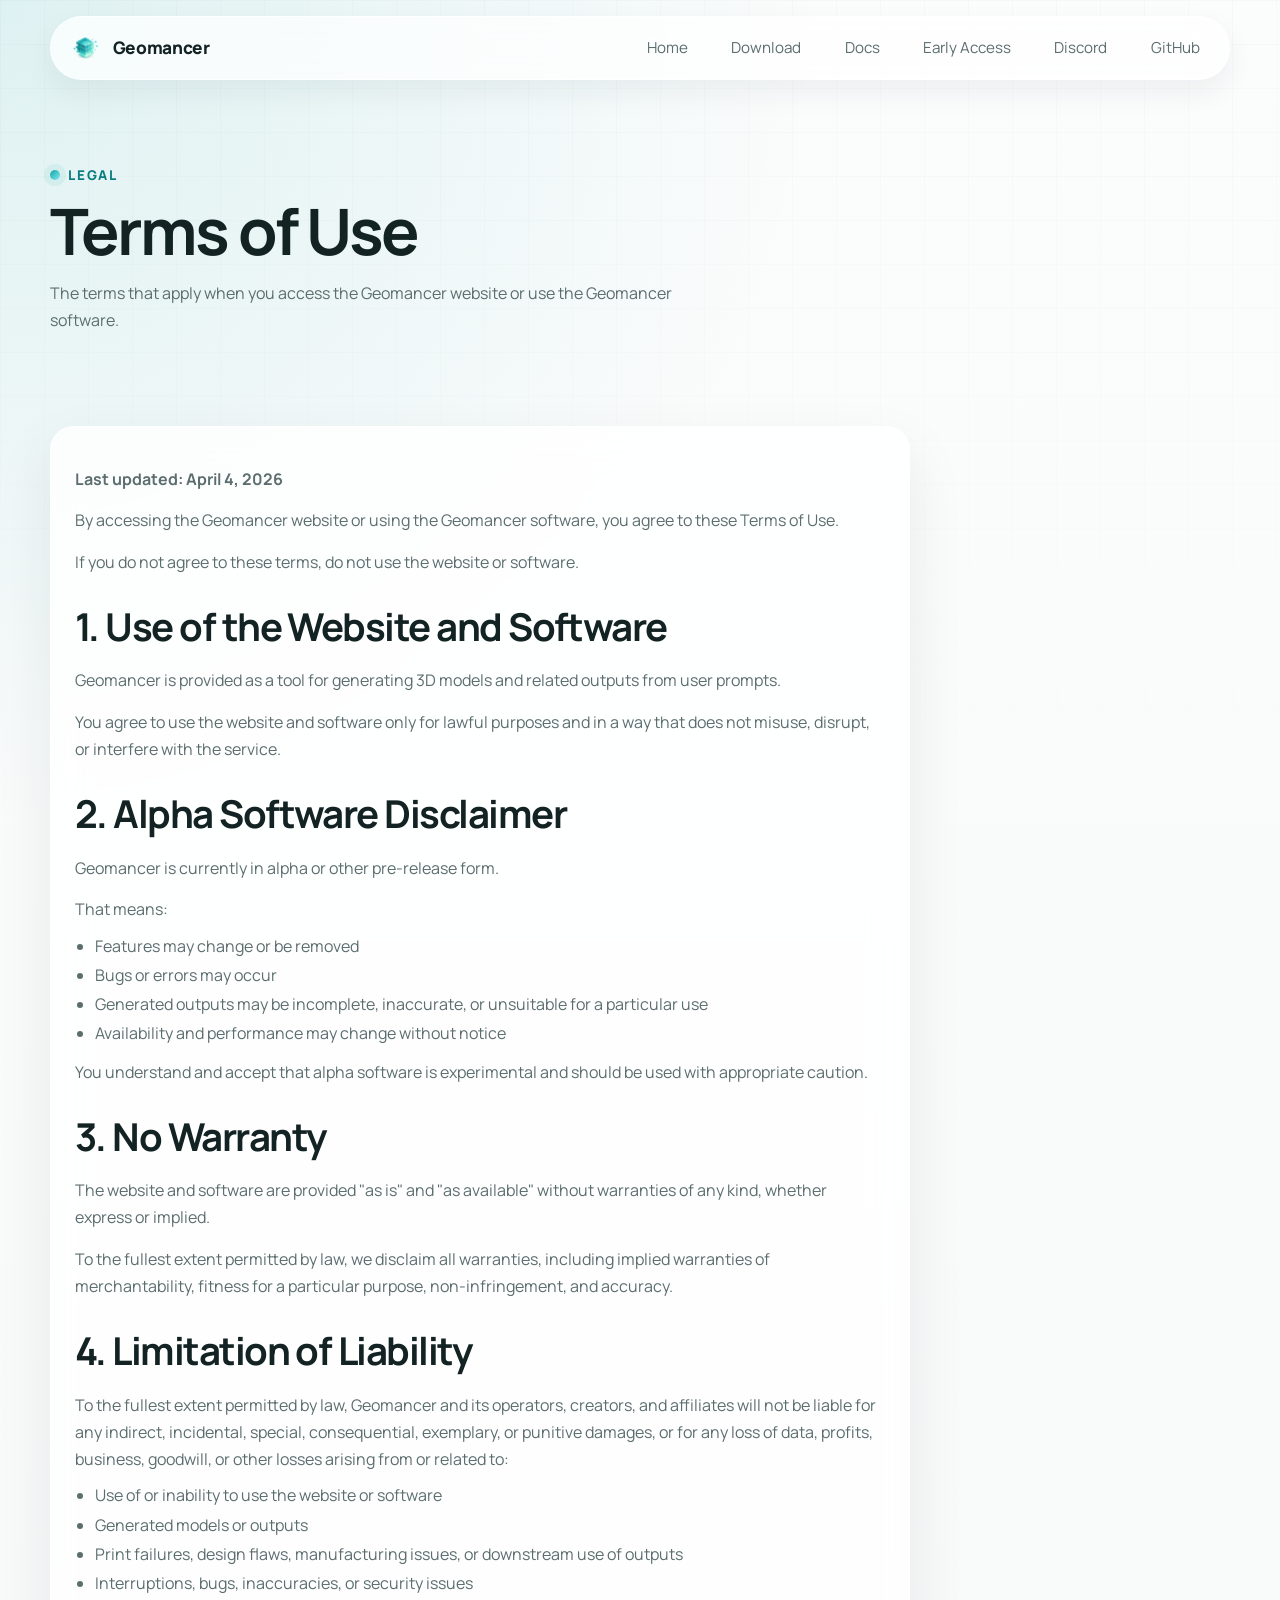
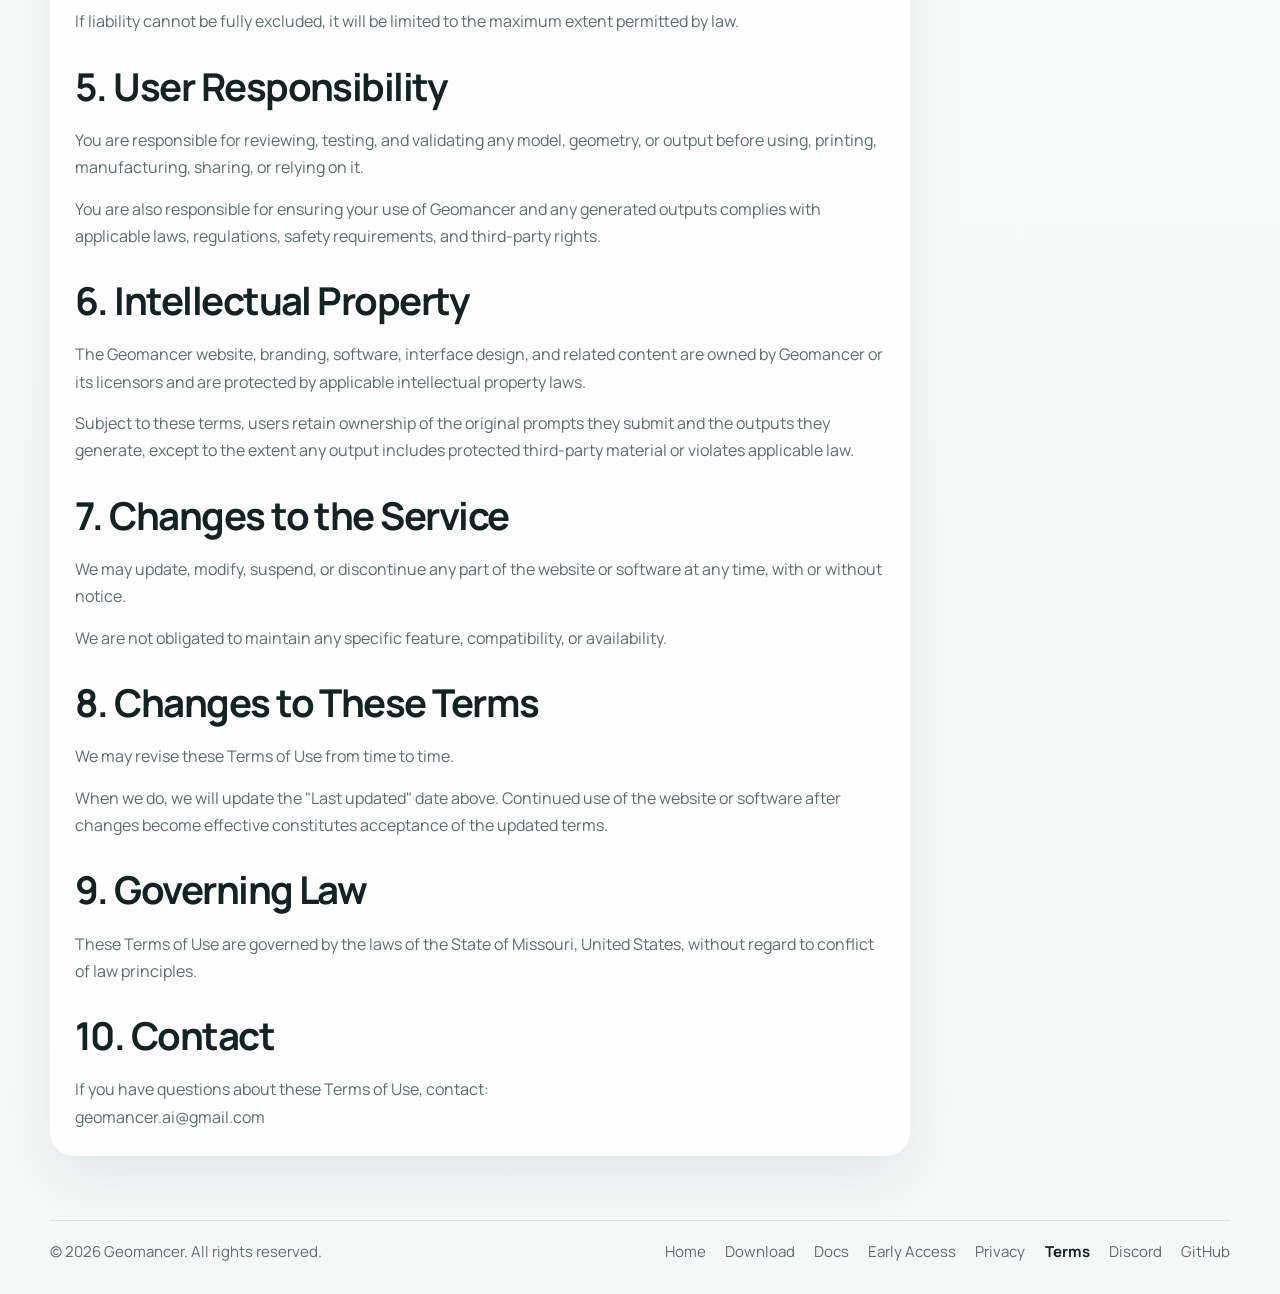
<file: docs/terms.html>
<!DOCTYPE html>
<html lang="en">
<head>
  <meta charset="UTF-8">
  <meta name="viewport" content="width=device-width, initial-scale=1.0">
  <meta
    name="description"
    content="Read the Geomancer Terms of Use covering access to the website, alpha software, and user responsibilities."
  >
  <title>Terms of Use | Geomancer</title>
  <link rel="preconnect" href="https://fonts.googleapis.com">
  <link rel="preconnect" href="https://fonts.gstatic.com" crossorigin>
  <link
    href="https://fonts.googleapis.com/css2?family=Manrope:wght@400;500;600;700;800&display=swap"
    rel="stylesheet"
  >
  <link rel="stylesheet" href="assets/css/styles.css">
  <link rel="icon" href="assets/icons/favicon.ico" sizes="any">
  <link rel="icon" type="image/png" sizes="32x32" href="assets/icons/favicon-32x32.png">
  <link rel="icon" type="image/png" sizes="16x16" href="assets/icons/favicon-16x16.png">
  <link rel="apple-touch-icon" sizes="180x180" href="assets/icons/apple-touch-icon.png">
  <link rel="manifest" href="assets/icons/site.webmanifest">
  <meta name="theme-color" content="#dff7f7">
</head>
<body data-page="terms">
  <div class="site-shell">
    <header class="site-header">
      <div class="container">
        <nav class="nav" aria-label="Primary">
          <a class="brand" href="index.html" aria-label="Geomancer home">
            <img class="brand-icon" src="assets/images/logo-icon.png" alt="" aria-hidden="true">
            <span class="brand-text">Geomancer</span>
          </a>
          <button class="nav-toggle" type="button" aria-expanded="false" aria-controls="nav-links">
            <span class="nav-toggle-line"></span>
            <span class="nav-toggle-line"></span>
            <span class="nav-toggle-line"></span>
            <span class="sr-only">Toggle navigation</span>
          </button>
          <div class="nav-links" id="nav-links">
            <a href="index.html">Home</a>
            <a href="download.html">Download</a>
            <a href="docs.html">Docs</a>
            <a href="early-access.html">Early Access</a>
            <a href="https://discord.gg/8YSe9e6d" target="_blank" rel="noopener noreferrer">Discord</a>
            <a href="https://github.com/GeomancerAI/geomancer" target="_blank" rel="noopener noreferrer">GitHub</a>
          </div>
        </nav>
      </div>
    </header>

    <main>
      <section class="hero-section docs-hero-section">
        <div class="container">
          <div class="section-heading docs-heading">
            <p class="eyebrow">Legal</p>
            <h1 class="docs-title">Terms of Use</h1>
            <p class="hero-description docs-description">The terms that apply when you access the Geomancer website or use the Geomancer software.</p>
          </div>
        </div>
      </section>

      <section class="feature-section docs-section">
        <div class="container docs-layout docs-layout-single">
          <div class="docs-content docs-content-legal">
            <article class="feature-card docs-article docs-reference legal-content">
              <p><strong>Last updated: April 4, 2026</strong></p>
              <p>By accessing the Geomancer website or using the Geomancer software, you agree to these Terms of Use.</p>
              <p>If you do not agree to these terms, do not use the website or software.</p>

              <h2>1. Use of the Website and Software</h2>
              <p>Geomancer is provided as a tool for generating 3D models and related outputs from user prompts.</p>
              <p>You agree to use the website and software only for lawful purposes and in a way that does not misuse, disrupt, or interfere with the service.</p>

              <h2>2. Alpha Software Disclaimer</h2>
              <p>Geomancer is currently in alpha or other pre-release form.</p>
              <p>That means:</p>
              <ul>
                <li>Features may change or be removed</li>
                <li>Bugs or errors may occur</li>
                <li>Generated outputs may be incomplete, inaccurate, or unsuitable for a particular use</li>
                <li>Availability and performance may change without notice</li>
              </ul>
              <p>You understand and accept that alpha software is experimental and should be used with appropriate caution.</p>

              <h2>3. No Warranty</h2>
              <p>The website and software are provided "as is" and "as available" without warranties of any kind, whether express or implied.</p>
              <p>To the fullest extent permitted by law, we disclaim all warranties, including implied warranties of merchantability, fitness for a particular purpose, non-infringement, and accuracy.</p>

              <h2>4. Limitation of Liability</h2>
              <p>To the fullest extent permitted by law, Geomancer and its operators, creators, and affiliates will not be liable for any indirect, incidental, special, consequential, exemplary, or punitive damages, or for any loss of data, profits, business, goodwill, or other losses arising from or related to:</p>
              <ul>
                <li>Use of or inability to use the website or software</li>
                <li>Generated models or outputs</li>
                <li>Print failures, design flaws, manufacturing issues, or downstream use of outputs</li>
                <li>Interruptions, bugs, inaccuracies, or security issues</li>
              </ul>
              <p>If liability cannot be fully excluded, it will be limited to the maximum extent permitted by law.</p>

              <h2>5. User Responsibility</h2>
              <p>You are responsible for reviewing, testing, and validating any model, geometry, or output before using, printing, manufacturing, sharing, or relying on it.</p>
              <p>You are also responsible for ensuring your use of Geomancer and any generated outputs complies with applicable laws, regulations, safety requirements, and third-party rights.</p>

              <h2>6. Intellectual Property</h2>
              <p>The Geomancer website, branding, software, interface design, and related content are owned by Geomancer or its licensors and are protected by applicable intellectual property laws.</p>
              <p>Subject to these terms, users retain ownership of the original prompts they submit and the outputs they generate, except to the extent any output includes protected third-party material or violates applicable law.</p>

              <h2>7. Changes to the Service</h2>
              <p>We may update, modify, suspend, or discontinue any part of the website or software at any time, with or without notice.</p>
              <p>We are not obligated to maintain any specific feature, compatibility, or availability.</p>

              <h2>8. Changes to These Terms</h2>
              <p>We may revise these Terms of Use from time to time.</p>
              <p>When we do, we will update the "Last updated" date above. Continued use of the website or software after changes become effective constitutes acceptance of the updated terms.</p>

              <h2>9. Governing Law</h2>
              <p>These Terms of Use are governed by the laws of the State of Missouri, United States, without regard to conflict of law principles.</p>

              <h2>10. Contact</h2>
              <p>If you have questions about these Terms of Use, contact:<br>geomancer.ai@gmail.com</p>
            </article>
          </div>
        </div>
      </section>
    </main>

    <footer class="site-footer" id="footer">
      <div class="container footer-row">
        <p>&copy; 2026 Geomancer. All rights reserved.</p>
        <div class="footer-links">
          <a href="index.html">Home</a>
          <a href="download.html">Download</a>
          <a href="docs.html">Docs</a>
          <a href="early-access.html">Early Access</a>
          <a href="privacy.html">Privacy</a>
          <a href="terms.html" aria-current="page">Terms</a>
          <a href="https://discord.gg/8YSe9e6d" target="_blank" rel="noopener noreferrer">Discord</a>
          <a href="https://github.com/GeomancerAI/geomancer" target="_blank" rel="noopener noreferrer">GitHub</a>
        </div>
      </div>
    </footer>
  </div>

  <script src="assets/js/main.js"></script>
</body>
</html>
</file>
<file: docs/assets/css/styles.css>
:root {
  --bg: #f6f8f8;
  --bg-strong: #ffffff;
  --bg-panel: rgba(255, 255, 255, 0.82);
  --text: #132223;
  --muted: #5c6d6e;
  --line: rgba(19, 34, 35, 0.1);
  --line-strong: rgba(19, 34, 35, 0.16);
  --accent: #0fa3a7;
  --accent-deep: #0a7d80;
  --accent-soft: rgba(15, 163, 167, 0.12);
  --shadow: 0 24px 60px rgba(18, 42, 43, 0.08);
  --shadow-soft: 0 12px 30px rgba(18, 42, 43, 0.06);
  --radius-lg: 24px;
  --radius-md: 24px;
  --radius-sm: 24px;
  --container: 1180px;
}

*,
*::before,
*::after {
  box-sizing: border-box;
}

html {
  scroll-behavior: smooth;
}

body {
  margin: 0;
  min-width: 320px;
  font-family: "Manrope", sans-serif;
  color: var(--text);
  background:
    radial-gradient(circle at top left, rgba(15, 163, 167, 0.12), transparent 26%),
    linear-gradient(180deg, #fbfcfc 0%, var(--bg) 100%);
}

body::before {
  content: "";
  position: fixed;
  inset: 0;
  z-index: -1;
  background-image:
    linear-gradient(rgba(19, 34, 35, 0.035) 1px, transparent 1px),
    linear-gradient(90deg, rgba(19, 34, 35, 0.035) 1px, transparent 1px);
  background-size: 44px 44px;
  mask-image: linear-gradient(180deg, rgba(0, 0, 0, 0.55), transparent 90%);
  pointer-events: none;
}

a {
  color: inherit;
  text-decoration: none;
}

img {
  max-width: 100%;
  display: block;
}

button,
input {
  font: inherit;
}

button {
  cursor: pointer;
}

.site-shell {
  overflow: clip;
}

.container {
  width: min(calc(100% - 2rem), var(--container));
  margin: 0 auto;
}

.sr-only {
  position: absolute;
  width: 1px;
  height: 1px;
  padding: 0;
  margin: -1px;
  overflow: hidden;
  clip: rect(0, 0, 0, 0);
  white-space: nowrap;
  border: 0;
}

.site-header {
  position: sticky;
  top: 0;
  z-index: 20;
  padding: 1rem 0 0;
}

.nav {
  display: flex;
  align-items: center;
  justify-content: space-between;
  gap: 1rem;
  padding: 0.9rem 1.15rem;
  border: 1px solid rgba(255, 255, 255, 0.8);
  border-radius: 999px;
  background: rgba(255, 255, 255, 0.72);
  backdrop-filter: blur(16px);
  box-shadow: var(--shadow-soft);
}

.brand {
  display: inline-flex;
  align-items: center;
  gap: 0.7rem;
  font-weight: 800;
  letter-spacing: -0.02em;
  font-size: 1.08rem;
  border-radius: 999px;
  transition: background-color 0.2s ease;
}


.brand-icon {
  width: 2rem;
  height: 2rem;
  object-fit: contain;
  flex: 0 0 auto;
}

.brand-text {
  line-height: 1;
}

.nav-links {
  display: flex;
  align-items: center;
  gap: 1.35rem;
  color: var(--muted);
  font-size: 0.95rem;
}

.nav-links a {
  padding: 0.38rem 0.68rem;
  border-radius: 999px;
  transition: color 0.2s ease;
}

.nav-social-link {
  display: inline-flex;
  align-items: center;
  justify-content: center;
  width: 2.35rem;
  height: 2.35rem;
  padding: 0;
  border: 1px solid transparent;
  background: rgba(255, 255, 255, 0.42);
}

.nav-social-icon {
  width: 1.1rem;
  height: 1.1rem;
  opacity: 0.88;
}

.nav-links a:hover,
.nav-links a:focus-visible {
  color: var(--text);
}

.nav-social-link:hover,
.nav-social-link:focus-visible {
  border-color: rgba(15, 163, 167, 0.16);
  background: rgba(15, 163, 167, 0.08);
  box-shadow: inset 0 0 0 1px rgba(15, 163, 167, 0.08);
}

.nav-links a[aria-current="page"] {
  color: var(--text);
  background: rgba(15, 163, 167, 0.08);
  box-shadow: inset 0 0 0 1px rgba(15, 163, 167, 0.08);
}

.nav-toggle {
  display: none;
  width: 2.85rem;
  height: 2.85rem;
  padding: 0;
  border: 1px solid var(--line);
  border-radius: 999px;
  background: var(--bg-strong);
  align-items: center;
  justify-content: center;
  flex-direction: column;
  gap: 0.22rem;
}

.nav-toggle-line {
  width: 1rem;
  height: 2px;
  border-radius: 999px;
  background: var(--text);
}

.hero-section {
  padding: 5.2rem 0 3.2rem;
}

.hero-grid {
  display: grid;
  grid-template-columns: minmax(0, 1.02fr) minmax(0, 0.98fr);
  align-items: center;
  gap: 3rem;
}

.hero-copy h1,
.section-heading h2,
.cta-copy h2 {
  margin: 0;
  letter-spacing: -0.05em;
  line-height: 0.96;
}

.hero-copy h1 {
  max-width: 11ch;
  font-size: clamp(3.2rem, 7vw, 5.6rem);
}

.eyebrow {
  display: inline-flex;
  align-items: center;
  gap: 0.5rem;
  margin: 0 0 1rem;
  color: var(--accent-deep);
  font-size: 0.84rem;
  font-weight: 800;
  letter-spacing: 0.12em;
  text-transform: uppercase;
}

.eyebrow::before {
  content: "";
  width: 0.65rem;
  height: 0.65rem;
  border-radius: 999px;
  background: linear-gradient(135deg, var(--accent), #85ebee);
  box-shadow: 0 0 0 6px rgba(15, 163, 167, 0.08);
}

.hero-subheadline {
  margin: 1.35rem 0 0;
  max-width: 32rem;
  font-size: clamp(1.15rem, 2vw, 1.4rem);
  line-height: 1.45;
  color: #203637;
}

.hero-description,
.feature-card p,
.cta-copy p,
.form-support,
.site-footer,
.positioning-section p,
.hero-meta,
.workflow-step p,
.example-side p {
  color: var(--muted);
}

.hero-description {
  max-width: 38rem;
  margin: 1.15rem 0 2rem;
  font-size: 1rem;
  line-height: 1.7;
}

.hero-actions {
  display: flex;
  align-items: center;
  gap: 0.9rem;
  flex-wrap: wrap;
}

.hero-meta {
  margin: 0.9rem 0 0;
  font-size: 0.95rem;
}

.button-primary {
  display: inline-flex;
  align-items: center;
  justify-content: center;
  gap: 0.45rem;
  padding: 0.95rem 1.45rem;
  border: 0;
  border-radius: 999px;
  background: linear-gradient(135deg, var(--accent), #0bc1c5);
  color: #ffffff;
  font-weight: 700;
  box-shadow: 0 10px 24px rgba(15, 163, 167, 0.25);
  transition: transform 0.2s ease, box-shadow 0.2s ease;
}

.button-primary:hover,
.button-primary:focus-visible {
  transform: translateY(-1px);
  box-shadow: 0 14px 28px rgba(15, 163, 167, 0.28);
}

.button-primary-large {
  min-width: 15.5rem;
  padding-inline: 1.8rem;
}

.button-icon,
.ui-icon {
  width: 1rem;
  height: 1rem;
  flex: 0 0 auto;
}

.early-access-title {
  max-width: 10.2ch;
  line-height: 0.92;
  letter-spacing: -0.048em;
}

.signup-form {
  display: flex;
  align-items: center;
  gap: 0.8rem;
  padding: 0.6rem;
  max-width: 36rem;
  border: 1px solid rgba(255, 255, 255, 0.85);
  border-radius: 999px;
  background: rgba(255, 255, 255, 0.88);
  box-shadow: var(--shadow-soft);
}

.signup-form input {
  flex: 1;
  min-width: 0;
  padding: 0.9rem 1rem 0.9rem 1.1rem;
  border: 1px solid transparent;
  border-radius: 999px;
  background: transparent;
  color: var(--text);
  outline: none;
}

.signup-form input::placeholder {
  color: #829091;
}

.signup-form input:focus {
  border-color: rgba(15, 163, 167, 0.24);
  background: rgba(15, 163, 167, 0.04);
}

.signup-form button {
  padding: 0.95rem 1.45rem;
  border: 0;
  border-radius: 999px;
  background: linear-gradient(135deg, var(--accent), #0bc1c5);
  color: #ffffff;
  font-weight: 700;
  box-shadow: 0 10px 24px rgba(15, 163, 167, 0.25);
  transition: transform 0.2s ease, box-shadow 0.2s ease;
}

.signup-form button:hover,
.signup-form button:focus-visible {
  transform: translateY(-1px);
  box-shadow: 0 14px 28px rgba(15, 163, 167, 0.28);
}

.form-support,
.form-message {
  margin: 0.85rem 0 0;
  font-size: 0.95rem;
}

.form-message {
  min-height: 1.2em;
  color: var(--accent-deep);
  font-weight: 600;
}

.hero-visual {
  position: relative;
  max-width: 720px;
  margin-left: auto;
}

.hero-visual::before {
  content: "";
  position: absolute;
  inset: 8% -6% -8% 18%;
  border-radius: 32px;
  background: radial-gradient(circle, rgba(15, 163, 167, 0.14), transparent 70%);
  filter: blur(24px);
  z-index: -1;
}

.app-window,
.feature-card,
.cta-card {
  border: 1px solid rgba(255, 255, 255, 0.92);
  background: var(--bg-panel);
  backdrop-filter: blur(18px);
  box-shadow: var(--shadow);
}

.app-window {
  padding: 0.7rem;
  border-radius: var(--radius-lg);
  overflow: hidden;
  background: rgba(255, 255, 255, 0.74);
}

.hero-preview-image {
  display: block;
  width: 100%;
  height: auto;
  border: 0;
  border-radius: var(--radius-md);
  background: rgba(255, 255, 255, 0.9);
  box-shadow: 0 16px 36px rgba(18, 42, 43, 0.1);
}

.feature-section,
.cta-section {
  padding: 2.75rem 0;
}

.section-heading {
  max-width: 44rem;
  margin-bottom: 1.5rem;
}

.section-heading h2,
.cta-copy h2 {
  font-size: clamp(2rem, 4vw, 3.25rem);
}

.feature-grid {
  display: grid;
  grid-template-columns: repeat(4, minmax(0, 1fr));
  gap: 0.85rem;
}

.tech-stack-intro {
  margin: 0.85rem 0 0;
  max-width: 38rem;
  color: var(--muted);
  line-height: 1.7;
}

.tech-stack-groups {
  display: grid;
  gap: 1.45rem;
}

.tech-stack-group {
  display: grid;
  gap: 0.88rem;
}

.tech-stack-group-header {
  display: flex;
  align-items: center;
}

.tech-stack-group-title {
  margin: 0;
  font-size: 0.84rem;
  font-weight: 800;
  letter-spacing: 0.14em;
  text-transform: uppercase;
  color: var(--accent-deep);
}

.tech-stack-grid {
  display: grid;
  grid-template-columns: repeat(5, minmax(0, 1fr));
  gap: 0.9rem;
}

.tech-stack-grid-principles {
  grid-template-columns: repeat(2, minmax(0, 1fr));
}

.tech-stack-grid-core {
  grid-template-columns: repeat(3, minmax(0, 1fr));
}

.tech-stack-item {
  min-width: 0;
}

.tech-stack-card {
  display: flex;
  flex-direction: column;
  align-items: center;
  justify-content: center;
  gap: 0.68rem;
  min-height: 11.25rem;
  padding: 1.22rem 1.05rem 1.12rem;
  border: 1px solid rgba(19, 34, 35, 0.09);
  border-radius: var(--radius-md);
  background: linear-gradient(180deg, rgba(255, 255, 255, 0.86), rgba(247, 251, 251, 0.8));
  backdrop-filter: blur(18px);
  box-shadow: 0 20px 42px rgba(18, 42, 43, 0.082);
  text-align: center;
}

.tech-stack-link {
  transition: transform 180ms ease-out, border-color 180ms ease-out, box-shadow 180ms ease-out, background-color 180ms ease-out;
}

.tech-stack-link:hover,
.tech-stack-link:focus-visible {
  transform: translateY(-2px);
  border-color: rgba(15, 163, 167, 0.18);
  background: rgba(255, 255, 255, 0.9);
  box-shadow: 0 28px 60px rgba(18, 42, 43, 0.115);
}

.tech-stack-link:focus-visible {
  outline: 2px solid rgba(15, 163, 167, 0.2);
  outline-offset: 3px;
}

.tech-stack-icon-frame {
  display: flex;
  align-items: center;
  justify-content: center;
  width: 5rem;
  height: 5rem;
  padding: 0.28rem;
}

.tech-stack-icon {
  width: 100%;
  height: 100%;
  object-fit: contain;
  filter: drop-shadow(0 8px 16px rgba(18, 42, 43, 0.08));
  transition: filter 180ms ease-out, transform 180ms ease-out;
}

.tech-stack-link:hover .tech-stack-icon,
.tech-stack-link:focus-visible .tech-stack-icon {
  transform: translateY(-1px);
  filter: drop-shadow(0 10px 18px rgba(18, 42, 43, 0.1));
}

.tech-stack-label {
  font-size: 1rem;
  font-weight: 700;
  letter-spacing: -0.02em;
  color: #162728;
  transition: color 180ms ease-out;
}

.tech-stack-link:hover .tech-stack-label,
.tech-stack-link:focus-visible .tech-stack-label {
  color: var(--accent-deep);
}

.tech-stack-description {
  margin: 0;
  max-width: 16ch;
  color: #556667;
  font-size: 0.92rem;
  line-height: 1.55;
}

.feature-card {
  padding: 1.3rem;
  border-radius: var(--radius-md);
}

.feature-card h3 {
  margin: 0 0 0.65rem;
  font-size: 1.12rem;
}

.feature-card p {
  margin: 0;
  line-height: 1.65;
}

.feature-icon {
  display: inline-flex;
  align-items: center;
  justify-content: center;
  width: 2.5rem;
  height: 2.5rem;
  margin-bottom: 1rem;
  border-radius: 16px;
  background: var(--accent-soft);
  color: var(--accent-deep);
}

.use-case-grid.homepage-use-case-grid {
  grid-template-columns: repeat(3, minmax(0, 1fr));
}

.use-case-icon {
  width: 32px;
  height: 32px;
  margin-bottom: 12px;
}

.download-hero-section {
  padding-bottom: 2.75rem;
}

.download-hero-title {
  max-width: 11.5ch;
  letter-spacing: -0.045em;
  line-height: 0.9;
}

.workflow-strip {
  display: grid;
  grid-template-columns: repeat(3, minmax(0, 1fr));
  gap: 0.85rem;
}

.workflow-step,
.example-card {
  border: 1px solid rgba(255, 255, 255, 0.92);
  background: var(--bg-panel);
  backdrop-filter: blur(18px);
  box-shadow: var(--shadow);
}

.workflow-step {
  position: relative;
  padding: 1.4rem;
  border-radius: var(--radius-md);
}

.workflow-number,
.example-label {
  display: inline-flex;
  align-items: center;
  justify-content: center;
  min-width: 2.1rem;
  height: 2.1rem;
  padding: 0 0.75rem;
  border-radius: 999px;
  background: var(--accent-soft);
  color: var(--accent-deep);
  font-size: 0.86rem;
  font-weight: 800;
}

.workflow-step h3,
.use-case-card h3,
.example-side p {
  margin: 0.95rem 0 0;
}

.workflow-step p {
  margin-bottom: 0;
  line-height: 1.65;
}

.use-case-grid {
  display: grid;
  grid-template-columns: repeat(2, minmax(0, 1fr));
  gap: 0.85rem;
}

.access-card {
  padding: 1.35rem 1.45rem;
  background:
    linear-gradient(180deg, rgba(255, 255, 255, 0.88), rgba(248, 251, 251, 0.86));
  box-shadow: var(--shadow-soft);
}

.access-list {
  display: grid;
  gap: 0.9rem;
  margin: 0;
  padding: 0;
  list-style: none;
}

.access-list li,
.timeline-item {
  position: relative;
  padding-left: 1.6rem;
  line-height: 1.7;
  color: var(--muted);
}

.access-list li::before,
.timeline-item::before {
  content: "";
  position: absolute;
  left: 0;
  top: 0.62rem;
  width: 0.65rem;
  height: 0.65rem;
  border-radius: 999px;
  background: linear-gradient(135deg, var(--accent), #85ebee);
  box-shadow: 0 0 0 6px rgba(15, 163, 167, 0.08);
}

.timeline-card {
  border-radius: var(--radius-md);
  background:
    linear-gradient(180deg, rgba(255, 255, 255, 0.88), rgba(248, 251, 251, 0.86));
  box-shadow: var(--shadow-soft);
}

.timeline-item {
  margin: 0;
}

.timeline-item + .timeline-item {
  margin-top: 0.95rem;
}

.early-access-section {
  padding-block: 2.5rem;
}

.early-access-section-tight {
  padding-top: 1.25rem;
}

.early-access-cta {
  gap: 1rem;
}

.early-access-cta .cta-copy {
  max-width: 42rem;
}

.early-access-cta .signup-form-wide {
  width: min(100%, 42rem);
}

.early-access-cta .form-support,
.early-access-cta .form-message {
  text-align: center;
}

.docs-hero-section {
  padding-bottom: 2.25rem;
}

.docs-heading {
  max-width: 52rem;
}

.docs-title {
  margin: 0;
  letter-spacing: -0.045em;
  line-height: 0.96;
  font-size: clamp(2.7rem, 5vw, 4.3rem);
}

.docs-description {
  max-width: 42rem;
}

.docs-section {
  padding-top: 1.5rem;
}

.docs-layout {
  display: grid;
  grid-template-columns: minmax(220px, 280px) minmax(0, 1fr);
  gap: 1rem;
  align-items: start;
}

.docs-sidebar {
  position: sticky;
  top: 6.25rem;
  padding: 1.3rem;
}

.docs-sidebar-title,
.docs-nav-heading,
.docs-subtitle {
  margin: 0;
}

.docs-sidebar-title {
  font-size: 1rem;
  font-weight: 800;
}

.docs-nav-group + .docs-nav-group {
  margin-top: 1.2rem;
  padding-top: 1.2rem;
  border-top: 1px solid var(--line);
}

.docs-nav-heading {
  margin-bottom: 0.7rem;
  color: var(--accent-deep);
  font-size: 0.85rem;
  font-weight: 800;
  letter-spacing: 0.08em;
  text-transform: uppercase;
}

.docs-nav-group a {
  display: block;
  padding: 0.4rem 0;
  color: var(--muted);
  transition: color 0.2s ease;
}

.docs-nav-group a:hover,
.docs-nav-group a:focus-visible {
  color: var(--text);
}

.docs-content {
  display: grid;
  gap: 1rem;
}

.docs-article {
  padding: 1.5rem;
}

.docs-article h2,
.docs-article h3 {
  margin: 0;
}

.docs-article h2 {
  font-size: clamp(1.75rem, 3vw, 2.4rem);
  letter-spacing: -0.04em;
}

.docs-article h3 {
  margin-top: 1.1rem;
  font-size: 1.1rem;
}

.docs-article p {
  line-height: 1.7;
}

.docs-subtitle {
  margin-top: 0.7rem;
  color: var(--muted);
}

.docs-image-frame {
  margin-top: 1.15rem;
}

.docs-example-card {
  grid-template-columns: 1fr;
  margin-top: 1rem;
  padding: 0;
  box-shadow: none;
  border: 0;
  background: transparent;
}

.docs-reference p {
  margin: 0.9rem 0 0;
}

.use-case-card {
  padding: 1rem 1.3rem 1.35rem;
}

.use-case-card h3 {
  margin: 0 0 0.55rem;
}

.use-case-card p {
  max-width: 28ch;
  line-height: 1.68;
}

.placeholder-media {
  position: relative;
  display: flex;
  align-items: center;
  justify-content: center;
  min-height: 9.5rem;
  margin-bottom: 1.15rem;
  padding: 1rem;
  border: 1px solid var(--line);
  border-radius: var(--radius-md);
  background:
    linear-gradient(rgba(19, 34, 35, 0.03) 1px, transparent 1px),
    linear-gradient(90deg, rgba(19, 34, 35, 0.03) 1px, transparent 1px),
    radial-gradient(circle at top, rgba(15, 163, 167, 0.1), transparent 58%),
    linear-gradient(180deg, rgba(255, 255, 255, 0.96), rgba(244, 248, 248, 0.98));
  background-size: 20px 20px, 20px 20px, auto;
  color: #7b8d8e;
  font-size: 0.82rem;
  font-weight: 800;
  letter-spacing: 0.08em;
  text-transform: uppercase;
  box-shadow: inset 0 1px 0 rgba(255, 255, 255, 0.7);
}

.placeholder-media::before {
  content: "";
  position: absolute;
  width: 58%;
  height: 52%;
  border: 1px solid rgba(15, 163, 167, 0.15);
  border-radius: 18px;
  background: linear-gradient(145deg, rgba(255, 255, 255, 0.95), rgba(223, 244, 244, 0.9));
  box-shadow: 0 12px 28px rgba(18, 42, 43, 0.08);
}

.placeholder-media::after {
  content: "";
  position: absolute;
  width: 34%;
  height: 0.45rem;
  border-radius: 999px;
  background: rgba(15, 163, 167, 0.16);
  transform: translateY(2rem);
}

.example-card {
  display: grid;
  grid-template-columns: minmax(0, 1fr) auto minmax(0, 1fr);
  gap: 1rem;
  align-items: center;
  padding: 1.6rem;
  border-radius: var(--radius-lg);
}

.example-side {
  min-width: 0;
  padding: 1rem 1.05rem;
  border-radius: var(--radius-md);
  border: 1px solid rgba(19, 34, 35, 0.08);
  background: rgba(255, 255, 255, 0.72);
}

.example-label {
  min-width: 0;
  height: auto;
  padding: 0.5rem 0.8rem;
  letter-spacing: 0.02em;
}

.example-divider {
  display: inline-flex;
  align-items: center;
  justify-content: center;
  width: 2.9rem;
  height: 2.9rem;
  border-radius: 999px;
  background: var(--accent-soft);
  color: var(--accent-deep);
  font-size: 1.35rem;
  font-weight: 800;
}

.example-side-prompt {
  box-shadow: inset 0 1px 0 rgba(255, 255, 255, 0.65);
}

.example-side-result {
  background:
    linear-gradient(180deg, rgba(255, 255, 255, 0.82), rgba(247, 252, 252, 0.9));
  border-color: rgba(15, 163, 167, 0.14);
}

.cta-card-centered {
  grid-template-columns: 1fr;
  justify-items: center;
  text-align: center;
}

.cta-actions {
  display: flex;
  flex-direction: column;
  align-items: center;
  gap: 0.2rem;
}

.positioning-section {
  padding: 0.75rem 0 2.5rem;
}

.positioning-section p {
  margin: 0;
  padding: 1.2rem 1.5rem;
  border: 1px solid var(--line);
  border-radius: 999px;
  background: rgba(255, 255, 255, 0.7);
  text-align: center;
  font-size: clamp(1rem, 2vw, 1.2rem);
  font-weight: 700;
}

.cta-card {
  display: grid;
  grid-template-columns: minmax(0, 1fr) minmax(320px, 430px);
  gap: 1.5rem;
  align-items: center;
  padding: 2rem;
  border-radius: var(--radius-lg);
}

.cta-copy p {
  max-width: 38rem;
  line-height: 1.7;
}

.signup-form-wide {
  max-width: none;
}

.site-footer {
  padding: 1.25rem 0 2rem;
  font-size: 0.94rem;
}

.footer-row {
  display: flex;
  align-items: center;
  justify-content: space-between;
  gap: 1rem;
  padding-top: 1.25rem;
  border-top: 1px solid var(--line);
}

.footer-row p {
  margin: 0;
}

.footer-links {
  display: flex;
  align-items: center;
  flex-wrap: wrap;
  justify-content: flex-end;
  gap: 1rem 1.2rem;
}

.footer-links a {
  transition: color 0.2s ease;
}

.footer-links a:hover,
.footer-links a:focus-visible {
  color: var(--text);
}

.footer-links a[aria-current="page"] {
  color: var(--text);
  font-weight: 700;
}

@media (max-width: 1080px) {
  .hero-grid,
  .cta-card,
  .feature-grid {
    grid-template-columns: 1fr 1fr;
  }

  .hero-grid,
  .cta-card {
    align-items: stretch;
  }

  .feature-grid,
  .tech-stack-grid {
    gap: 1rem;
  }

  .tech-stack-grid-principles,
  .tech-stack-grid-core {
    grid-template-columns: repeat(2, minmax(0, 1fr));
  }
}

@media (max-width: 820px) {
  .site-header {
    padding-top: 0.75rem;
  }

  .nav {
    position: relative;
    border-radius: 28px;
  }

  .nav-toggle {
    display: inline-flex;
  }

  .nav-links {
    position: absolute;
    left: 0;
    right: 0;
    top: calc(100% + 0.65rem);
    display: none;
    flex-direction: column;
    align-items: flex-start;
    padding: 1rem 1.1rem;
    border: 1px solid rgba(255, 255, 255, 0.82);
    border-radius: 24px;
    background: rgba(255, 255, 255, 0.92);
    box-shadow: var(--shadow-soft);
  }

  .nav-links .nav-social-link {
    width: 100%;
    height: auto;
    justify-content: flex-start;
    padding: 0.7rem 0.85rem;
  }

  .nav-links.is-open {
    display: flex;
  }

  .hero-section {
    padding-top: 3.5rem;
  }

  .hero-grid,
  .feature-grid,
  .tech-stack-groups,
  .tech-stack-grid,
  .cta-card,
  .workflow-strip,
  .use-case-grid,
  .docs-layout {
    grid-template-columns: 1fr;
  }

  .hero-visual {
    max-width: none;
    margin-left: 0;
  }

  .example-card {
    grid-template-columns: 1fr;
  }

  .docs-sidebar {
    position: static;
  }

  .example-divider {
    justify-self: start;
    transform: rotate(90deg);
  }

  .signup-form,
  .signup-form-wide {
    flex-direction: column;
    align-items: stretch;
    border-radius: 24px;
  }

  .signup-form button,
  .signup-form input {
    width: 100%;
  }

  .footer-row {
    flex-direction: column;
    align-items: flex-start;
  }

  .footer-links {
    justify-content: flex-start;
  }
}

@media (max-width: 560px) {
  .container {
    width: min(calc(100% - 1.2rem), var(--container));
  }

  .hero-copy h1 {
    font-size: clamp(2.6rem, 13vw, 3.8rem);
  }

  .feature-card,
  .cta-card,
  .app-window,
  .workflow-step,
  .example-card {
    border-radius: var(--radius-lg);
  }

  .cta-card {
    padding: 1rem;
  }
}

.docs-layout-single {
  grid-template-columns: minmax(0, 1fr);
}

.docs-content-legal {
  max-width: 860px;
}

.legal-content h2 {
  margin: 1.5rem 0 0.7rem;
}

.legal-content ul {
  margin: 0.7rem 0 0.9rem;
  padding-left: 1.25rem;
  color: var(--muted);
}

.legal-content li + li {
  margin-top: 0.45rem;
}

.placeholder-media::before,
.placeholder-media::after {
  display: none;
}

.use-case-image {
  width: 100%;
  height: auto;
  display: block;
  object-fit: contain;
  border-radius: 16px;
}

.placeholder-media {
  min-height: 0;
  padding: 0;
  border: 0;
  background: transparent;
  box-shadow: none;
}

.placeholder-media {
  aspect-ratio: 4 / 3;
  width: 100%;
  display: flex;
  align-items: center;
  justify-content: center;
}

.use-case-image {
  width: 100%;
  height: 100%;
  object-fit: contain;
}


.placeholder-media {
  padding: 6px;
  border: 1px solid var(--line);
  border-radius: 16px;
  background: rgba(255, 255, 255, 0.72);
  overflow: hidden;
}

.use-case-image {
  width: calc(100% + 12px);
  height: calc(100% + 12px);
  max-width: none;
  margin: -6px;
  object-fit: cover;
  border-radius: 12px;
}

.use-case-image {
  width: calc(100% + 4px);
  height: calc(100% + 4px);
  margin: -2px;
}


.use-case-grid .feature-icon {
  border-radius: 999px;
}

.use-case-grid .use-case-icon {
  margin-bottom: 0;
  display: block;
}

.use-case-heading {
  max-width: 48rem;
}

.use-case-intro {
  margin: 0.85rem 0 0;
  max-width: 42rem;
  color: var(--muted);
  line-height: 1.7;
}

.use-case-card {
  padding: 1.45rem;
}

.use-case-card .feature-icon {
  width: 3rem;
  height: 3rem;
  margin-bottom: 1.15rem;
  border-radius: 999px;
  background: rgba(15, 163, 167, 0.1);
  box-shadow: inset 0 0 0 1px rgba(15, 163, 167, 0.08);
}

.use-case-card h3 {
  margin: 0 0 0.55rem;
  font-size: 1.08rem;
}

.use-case-card p {
  max-width: 30ch;
  color: var(--muted);
  line-height: 1.62;
}

.use-case-card .use-case-icon {
  margin-bottom: 0;
  stroke-width: 1.7;
}


.form-message[data-state="error"] {
  color: #b54747;
}

.form-message[data-state="success"] {
  color: var(--accent-deep);
}

.modal-open {
  overflow: hidden;
}

.ea-modal[hidden] {
  display: none;
}

.ea-modal {
  position: fixed;
  inset: 0;
  z-index: 80;
  display: grid;
  place-items: center;
  padding: 1.25rem;
}

.ea-modal-backdrop {
  position: absolute;
  inset: 0;
  background: rgba(18, 42, 43, 0.38);
  backdrop-filter: blur(10px);
}

.ea-modal-dialog {
  position: relative;
  width: min(100%, 34rem);
  outline: none;
}

.ea-modal-panel {
  position: relative;
  border: 1px solid rgba(255, 255, 255, 0.92);
  border-radius: calc(var(--radius-lg) + 2px);
  background: rgba(255, 255, 255, 0.92);
  backdrop-filter: blur(20px);
  box-shadow: 0 32px 80px rgba(18, 42, 43, 0.18);
  overflow: hidden;
}

.ea-modal-content {
  padding: 1.7rem;
}

.ea-modal-close {
  position: absolute;
  top: 0.9rem;
  right: 0.9rem;
  z-index: 2;
  display: inline-flex;
  align-items: center;
  justify-content: center;
  width: 2.5rem;
  height: 2.5rem;
  border: 1px solid rgba(19, 34, 35, 0.08);
  border-radius: 999px;
  background: rgba(255, 255, 255, 0.82);
  color: var(--muted);
  box-shadow: 0 10px 24px rgba(18, 42, 43, 0.08);
  transition: color 0.2s ease, transform 0.2s ease, background-color 0.2s ease;
}

.ea-modal-close:hover,
.ea-modal-close:focus-visible {
  color: var(--text);
  background: rgba(255, 255, 255, 0.98);
  transform: translateY(-1px);
}

.ea-modal-close span {
  font-size: 1.35rem;
  line-height: 1;
}

.ea-modal-header {
  max-width: 27rem;
}

.ea-modal-eyebrow {
  margin: 0 0 0.85rem;
  color: var(--accent-deep);
  font-size: 0.8rem;
  font-weight: 800;
  letter-spacing: 0.11em;
  text-transform: uppercase;
}

.ea-modal-title {
  margin: 0;
  max-width: 14ch;
  letter-spacing: -0.04em;
  line-height: 1;
  font-size: clamp(1.85rem, 4vw, 2.5rem);
}

.ea-modal-description,
.ea-modal-subtext,
.ea-modal-legal,
.ea-modal-checkbox-row,
.ea-modal-loading,
.ea-modal-feedback {
  color: var(--muted);
}

.ea-modal-description {
  margin: 0.95rem 0 0;
  max-width: 29rem;
  line-height: 1.7;
}

.ea-modal-email-row {
  display: flex;
  align-items: center;
  justify-content: space-between;
  gap: 1rem;
  margin-top: 1.3rem;
  padding: 0.95rem 1rem;
  border: 1px solid rgba(19, 34, 35, 0.08);
  border-radius: 18px;
  background: linear-gradient(180deg, rgba(255, 255, 255, 0.86), rgba(245, 249, 249, 0.94));
}

.ea-modal-email-label {
  color: var(--muted);
  font-size: 0.84rem;
  font-weight: 800;
  letter-spacing: 0.08em;
  text-transform: uppercase;
}

.ea-modal-email-value {
  min-width: 0;
  color: var(--text);
  text-align: right;
  font-size: 0.98rem;
  overflow-wrap: anywhere;
}

.ea-modal-checkbox-row {
  display: grid;
  grid-template-columns: auto 1fr;
  gap: 0.8rem;
  align-items: start;
  margin-top: 1.15rem;
  padding: 1rem;
  border: 1px solid rgba(19, 34, 35, 0.08);
  border-radius: 18px;
  background: rgba(255, 255, 255, 0.76);
  line-height: 1.65;
}

.ea-modal-checkbox {
  width: 1.1rem;
  height: 1.1rem;
  margin: 0.15rem 0 0;
  accent-color: var(--accent-deep);
}

.ea-modal-legal {
  margin: 0.9rem 0 0;
  font-size: 0.92rem;
  line-height: 1.6;
}

.ea-modal-legal a {
  color: var(--accent-deep);
  font-weight: 700;
}

.ea-modal-feedback {
  min-height: 1.3rem;
  margin: 0.85rem 0 0;
  font-size: 0.94rem;
  font-weight: 600;
}

.ea-modal-feedback.is-error {
  color: #b54747;
}

.ea-modal-actions {
  display: flex;
  align-items: center;
  gap: 0.75rem;
  margin-top: 1.3rem;
}

.ea-modal-actions .button-primary,
.ea-modal-secondary {
  min-height: 3.25rem;
}

.ea-modal-actions .button-primary {
  min-width: 10.5rem;
}

.ea-modal-secondary {
  display: inline-flex;
  align-items: center;
  justify-content: center;
  padding: 0.95rem 1.25rem;
  border: 1px solid rgba(19, 34, 35, 0.1);
  border-radius: 999px;
  background: rgba(255, 255, 255, 0.84);
  color: var(--text);
  font-weight: 700;
  box-shadow: 0 8px 22px rgba(18, 42, 43, 0.06);
  transition: transform 0.2s ease, box-shadow 0.2s ease, border-color 0.2s ease;
}

.ea-modal-secondary:hover,
.ea-modal-secondary:focus-visible {
  transform: translateY(-1px);
  box-shadow: 0 12px 26px rgba(18, 42, 43, 0.08);
  border-color: rgba(19, 34, 35, 0.16);
}

.ea-modal-secondary:disabled,
.ea-modal-actions .button-primary:disabled {
  cursor: not-allowed;
  transform: none;
  box-shadow: none;
}

.ea-modal-loading {
  display: inline-flex;
  align-items: center;
  gap: 0.75rem;
  margin-top: 1.2rem;
  padding: 0.95rem 1rem;
  border: 1px solid rgba(19, 34, 35, 0.08);
  border-radius: 18px;
  background: rgba(255, 255, 255, 0.78);
  font-weight: 700;
}

.ea-modal-loading-dot {
  width: 0.85rem;
  height: 0.85rem;
  border-radius: 999px;
  background: linear-gradient(135deg, var(--accent), #85ebee);
  box-shadow: 0 0 0 6px rgba(15, 163, 167, 0.08);
  animation: ea-pulse 1.2s ease-in-out infinite;
}

.ea-modal-success-mark {
  display: inline-flex;
  align-items: center;
  justify-content: center;
  width: 3.4rem;
  height: 3.4rem;
  margin-bottom: 1rem;
  border-radius: 999px;
  background: rgba(15, 163, 167, 0.12);
  color: var(--accent-deep);
  box-shadow: inset 0 0 0 1px rgba(15, 163, 167, 0.08);
}

.ea-modal-success-mark svg {
  width: 1.5rem;
  height: 1.5rem;
}

.ea-modal-header-success .ea-modal-title {
  max-width: none;
}

.ea-modal-subtext {
  margin: 0.95rem 0 0;
  line-height: 1.65;
}

.ea-modal-actions-single {
  justify-content: flex-start;
}

@keyframes ea-pulse {
  0%,
  100% {
    transform: scale(1);
    opacity: 1;
  }

  50% {
    transform: scale(0.82);
    opacity: 0.72;
  }
}

@media (max-width: 560px) {
  .ea-modal {
    padding: 0.75rem;
  }

  .ea-modal-content {
    padding: 1.2rem;
  }

  .ea-modal-close {
    top: 0.65rem;
    right: 0.65rem;
  }

  .ea-modal-email-row,
  .ea-modal-actions {
    flex-direction: column;
    align-items: stretch;
  }

  .ea-modal-email-value {
    text-align: left;
  }
}
</file>
<file: desktop/ui/styles.css>
:root {
  --bg-main: #edf2ef;
  --bg-surface: #f7faf8;
  --bg-panel: #ffffff;
  --bg-card: #ffffff;
  --bg-panel-soft: rgba(247, 250, 249, 0.94);
  --bg-card-soft: rgba(244, 248, 247, 0.94);
  --border: rgba(37, 57, 57, 0.1);
  --border-strong: rgba(37, 57, 57, 0.16);
  --text-primary: #44555b;
  --text-secondary: #6d7d83;
  --text-primary-strong: #213238;
  --text-secondary-soft: #87959a;
  --accent: #4ca6a4;
  --accent-strong: #2f8387;
  --accent-soft: rgba(76, 166, 164, 0.12);
  --warm: #e7b25b;
  --success: #4d9b79;
  --danger: #b55f55;
  --shadow: 0 24px 48px rgba(76, 91, 96, 0.12);
  --shadow-soft: 0 14px 26px rgba(76, 91, 96, 0.08);
  --viewer-bg-top: rgba(255, 255, 255, 0.92);
  --viewer-bg-mid: #f2f4ef;
  --viewer-bg-bottom: #eae7dd;
  --radius-xl: 28px;
  --radius-lg: 22px;
  --radius-md: 16px;
  --bg: var(--bg-main);
  --bg-strong: var(--bg-panel);
  --panel: var(--bg-panel);
  --panel-soft: var(--bg-panel-soft);
  --card: var(--bg-card);
  --card-soft: var(--bg-card-soft);
  --line: var(--border);
  --line-strong: var(--border-strong);
  --text: var(--text-primary);
  --text-strong: var(--text-primary-strong);
  --muted: var(--text-secondary);
  --muted-soft: var(--text-secondary-soft);
}

*,
*::before,
*::after { box-sizing: border-box; }

html,
body {
  margin: 0;
  height: 100%;
  min-height: 100%;
  font-family: "Segoe UI Variable Display", "Segoe UI", sans-serif;
  color: var(--text-primary);
  overflow: hidden;
  background:
    radial-gradient(circle at top left, rgba(76, 166, 164, 0.08), transparent 28%),
    linear-gradient(180deg, var(--bg-surface) 0%, var(--bg-main) 100%);
}

body::before {
  content: "";
  position: fixed;
  inset: 0;
  pointer-events: none;
  background-image:
    linear-gradient(rgba(37, 57, 57, 0.024) 1px, transparent 1px),
    linear-gradient(90deg, rgba(37, 57, 57, 0.024) 1px, transparent 1px);
  background-size: 32px 32px;
  mask-image: linear-gradient(180deg, rgba(0, 0, 0, 0.35), transparent 96%);
}

body[data-theme="dark"] {
  --bg-main: #10181a;
  --bg-surface: #151f22;
  --bg-panel: #1a2629;
  --bg-card: #203034;
  --bg-panel-soft: rgba(29, 42, 45, 0.92);
  --bg-card-soft: rgba(35, 49, 53, 0.9);
  --border: rgba(188, 220, 219, 0.12);
  --border-strong: rgba(188, 220, 219, 0.18);
  --text-primary: #e2ecec;
  --text-secondary: #a7bcc0;
  --text-primary-strong: #f4faf9;
  --text-secondary-soft: #8ea2a6;
  --accent: #66c4c1;
  --accent-strong: #8ce0db;
  --accent-soft: rgba(102, 196, 193, 0.16);
  --shadow: 0 24px 46px rgba(0, 0, 0, 0.34);
  --shadow-soft: 0 14px 26px rgba(0, 0, 0, 0.24);
  --viewer-bg-top: rgba(27, 38, 41, 0.92);
  --viewer-bg-mid: #182124;
  --viewer-bg-bottom: #11181a;
  --bg: var(--bg-main);
  --bg-strong: var(--bg-panel);
  --panel: var(--bg-panel);
  --panel-soft: var(--bg-panel-soft);
  --card: var(--bg-card);
  --card-soft: var(--bg-card-soft);
  --line: var(--border);
  --line-strong: var(--border-strong);
  --text: var(--text-primary);
  --text-strong: var(--text-primary-strong);
  --muted: var(--text-secondary);
  --muted-soft: var(--text-secondary-soft);
  background:
    radial-gradient(circle at top left, rgba(76, 166, 164, 0.12), transparent 30%),
    linear-gradient(180deg, var(--bg-surface) 0%, var(--bg-main) 100%);
}

body[data-theme="dark"]::before {
  background-image:
    linear-gradient(rgba(188, 220, 219, 0.032) 1px, transparent 1px),
    linear-gradient(90deg, rgba(188, 220, 219, 0.032) 1px, transparent 1px);
}

button,
input,
textarea { font: inherit; }

button { cursor: pointer; }

.sr-only {
  position: absolute;
  width: 1px;
  height: 1px;
  padding: 0;
  margin: -1px;
  overflow: hidden;
  clip: rect(0, 0, 0, 0);
  white-space: nowrap;
  border: 0;
}

.desktop-shell {
  position: relative;
  z-index: 1;
  display: grid;
  grid-template-rows: auto minmax(0, 1fr) auto;
  height: 100vh;
  padding: 1.2rem 1.45rem 0.95rem;
  overflow: hidden;
}

.topbar {
  display: grid;
  grid-template-columns: auto 1fr auto;
  align-items: center;
  gap: 1.2rem;
  padding: 0 0.15rem 1.15rem;
  border-bottom: 1px solid var(--border);
}

.brand-cluster,
.topbar-meta,
.mode-switch,
.topnav,
.viewer-header,
.viewer-header-tools,
.viewer-footer,
.footer-status,
.backend-row,
.new-chat-button,
.panel-title-row,
.mesh-note,
.check-row,
.rail-header,
.section-header,
.generation-bar {
  display: flex;
  align-items: center;
}

.brand-logo {
  display: block;
  width: auto;
  height: 56px;
  object-fit: contain;
}

.topnav {
  justify-self: center;
  gap: 0.3rem;
  padding: 0.34rem;
  border: 1px solid var(--border);
  border-radius: 18px;
  background: var(--bg-panel);
  box-shadow: inset 0 1px 0 rgba(255, 255, 255, 0.82), var(--shadow-soft);
}

.topnav-tab,
.mode-chip,
.icon-button,
.viewer-mode,
.viewer-tool,
.footer-button,
.action-button,
.new-chat-button {
  appearance: none;
  border: 1px solid transparent;
  background: transparent;
}

.topnav-tab {
  min-width: 108px;
  padding: 0.82rem 1rem;
  border-radius: 14px;
  color: var(--text-secondary);
  font-weight: 600;
}

.topnav-tab.is-active {
  background: rgba(230, 244, 243, 0.98);
  color: var(--text-strong);
  box-shadow: inset 0 1px 0 rgba(255, 255, 255, 0.76);
}

.app-control-cluster,
.app-control-group {
  display: inline-flex;
  align-items: center;
}

.app-control-cluster {
  gap: 0.62rem;
  padding: 0.24rem;
  border: 1px solid var(--border);
  border-radius: 999px;
  background: var(--bg-panel);
  box-shadow: inset 0 1px 0 rgba(255, 255, 255, 0.82), var(--shadow-soft);
}

.app-control-group {
  gap: 0.28rem;
}

.app-icon-control {
  display: inline-flex;
  align-items: center;
  justify-content: center;
  width: 34px;
  height: 34px;
  border: 1px solid var(--border);
  border-radius: 12px;
  background: var(--bg-surface);
  color: var(--text-secondary);
  box-shadow: inset 0 1px 0 rgba(255, 255, 255, 0.86);
  transition: transform 160ms ease, box-shadow 160ms ease, border-color 160ms ease, color 160ms ease;
}

.app-icon-control svg {
  width: 17px;
  height: 17px;
  fill: none;
  stroke: currentColor;
  stroke-width: 1.8;
  stroke-linecap: round;
  stroke-linejoin: round;
}

.app-icon-control:hover {
  transform: translateY(-1px);
  border-color: rgba(76, 166, 164, 0.26);
  color: var(--accent-strong);
  box-shadow: 0 8px 16px rgba(76, 91, 96, 0.1), inset 0 1px 0 rgba(255, 255, 255, 0.92);
}

.theme-toggle-button {
  display: inline-flex;
  align-items: center;
  justify-content: center;
  width: 48px;
  height: 34px;
  border: 0;
  border-radius: 999px;
  background: transparent;
  padding: 0;
}

.theme-toggle-track {
  position: relative;
  display: block;
  width: 42px;
  height: 24px;
  border: 1px solid var(--border);
  border-radius: 999px;
  background: linear-gradient(180deg, var(--bg-surface), var(--bg-panel-soft));
  box-shadow: inset 0 1px 2px rgba(48, 66, 70, 0.08);
}

.theme-toggle-thumb {
  position: absolute;
  top: 3px;
  left: 3px;
  width: 16px;
  height: 16px;
  border-radius: 999px;
  background: var(--bg-panel);
  box-shadow: 0 3px 8px rgba(62, 80, 85, 0.18);
  transition: transform 180ms ease, background 180ms ease;
}

.theme-toggle-button[aria-pressed="true"] .theme-toggle-track {
  background: linear-gradient(180deg, rgba(44, 67, 70, 0.95), rgba(23, 34, 38, 0.96));
  border-color: rgba(102, 193, 190, 0.24);
}

.theme-toggle-button[aria-pressed="true"] .theme-toggle-thumb {
  transform: translateX(18px);
  background: #9fe5df;
}

.mode-switch {
  gap: 0.2rem;
  padding: 0.25rem;
  border: 1px solid var(--border);
  border-radius: 999px;
  background: var(--bg-panel);
}

.mode-chip {
  padding: 0.66rem 0.95rem;
  border-radius: 999px;
  color: var(--text-secondary);
}

.mode-chip.is-active {
  background: rgba(246, 248, 247, 0.98);
  color: var(--text-strong);
}

.workspace {
  display: grid;
  grid-template-columns: 360px minmax(0, 1fr) 320px;
  gap: 1.1rem;
  height: 100%;
  min-height: 0;
  padding-top: 1.25rem;
  overflow: hidden;
}

.app-main {
  min-height: 0;
  overflow: hidden;
}

.mode-screen {
  display: none;
  min-height: 0;
  height: 100%;
}

.mode-screen.is-active {
  display: block;
}

.mode-placeholder {
  display: grid;
  gap: 0.45rem;
  align-content: start;
  max-width: 760px;
  margin-top: 1.25rem;
  padding: 1.4rem 1.5rem;
}

.mode-placeholder h2,
.models-title {
  margin: 0;
  color: var(--text-strong);
}

.mode-placeholder p:last-child,
.models-copy,
.models-filter-empty {
  margin: 0;
  color: var(--text-secondary);
  line-height: 1.52;
}

.models-shell {
  display: grid;
  grid-template-columns: 260px minmax(0, 1fr);
  gap: 1.1rem;
  min-height: 0;
  height: 100%;
  padding-top: 1.25rem;
}

.models-sidebar,
.models-main {
  min-height: 0;
}

.models-sidebar {
  display: grid;
  grid-template-rows: auto auto auto auto minmax(0, 1fr);
  gap: 0.9rem;
  padding: 1.05rem;
}

.models-main {
  display: grid;
  grid-template-rows: auto auto minmax(0, 1fr);
  gap: 0.66rem;
  padding: 1.05rem;
  overflow: hidden;
}

.models-sidebar-header,
.models-sidebar-controls,
.models-field,
.models-filter-group,
.models-sidebar-browser,
.models-main-heading,
.models-header-actions,
.models-selected-copy {
  display: grid;
  gap: 0.45rem;
}

.models-title {
  font-size: 1.08rem;
  font-weight: 700;
}

.models-sidebar-controls {
  gap: 0.7rem;
  padding-top: 0.85rem;
  border-top: 1px solid var(--border);
}

.models-field-label,
.models-summary-label {
  color: var(--muted-soft);
  font-size: 0.68rem;
  font-weight: 700;
  letter-spacing: 0.08em;
  text-transform: uppercase;
}

.models-input,
.models-select {
  width: 100%;
  padding: 0.78rem 0.86rem;
  border: 1px solid var(--border);
  border-radius: 14px;
  background: var(--bg-panel);
  color: var(--text-primary-strong);
  outline: none;
  box-shadow: inset 0 1px 0 rgba(255, 255, 255, 0.84);
}

.models-input:focus,
.models-select:focus {
  border-color: rgba(76, 166, 164, 0.28);
  box-shadow: 0 0 0 4px rgba(76, 166, 164, 0.08);
}

.models-sidebar-summary {
  display: flex;
  align-items: baseline;
  justify-content: space-between;
  gap: 0.75rem;
  padding: 0.86rem 0.92rem;
  border: 1px solid var(--border);
  border-radius: 16px;
  background: var(--bg-surface);
}

.models-summary-value {
  color: var(--text-strong);
  font-size: 1.36rem;
  font-weight: 700;
  line-height: 1;
}

.models-filter-chips {
  display: flex;
  flex-wrap: wrap;
  gap: 0.42rem;
}

.models-filter-chip {
  padding: 0.42rem 0.7rem;
  border: 1px solid var(--border);
  border-radius: 999px;
  background: var(--bg-panel);
  color: var(--text-secondary);
  font-size: 0.73rem;
  font-weight: 700;
}

.models-filter-chip.is-active {
  border-color: rgba(76, 166, 164, 0.16);
  background: rgba(234, 244, 243, 0.96);
  color: var(--accent-strong);
}

.models-sidebar-list {
  min-height: 0;
  overflow: auto;
  display: grid;
  gap: 0.28rem;
  padding-right: 0.08rem;
}

.models-filter-group,
.models-sidebar-browser {
  padding-top: 0.85rem;
  border-top: 1px solid rgba(37, 57, 57, 0.05);
}

.models-sidebar-item {
  display: grid;
  gap: 0.08rem;
  justify-items: start;
  width: 100%;
  padding: 0.58rem 0.68rem;
  border: 1px solid transparent;
  border-radius: 12px;
  background: rgba(255, 255, 255, 0.58);
  text-align: left;
  transition: border-color 140ms ease, background-color 140ms ease, box-shadow 140ms ease;
}

.models-sidebar-item:hover {
  border-color: rgba(37, 57, 57, 0.06);
  background: rgba(255, 255, 255, 0.88);
}

.models-sidebar-item.is-selected {
  border-color: rgba(76, 166, 164, 0.26);
  background: linear-gradient(180deg, rgba(235, 247, 246, 0.98), rgba(228, 242, 241, 0.96));
  box-shadow: inset 3px 0 0 rgba(76, 166, 164, 0.78), inset 0 0 0 1px rgba(76, 166, 164, 0.08);
}

.models-sidebar-item.is-multi-selected {
  border-color: rgba(76, 166, 164, 0.28);
  background: rgba(233, 246, 245, 0.96);
  box-shadow: inset 3px 0 0 rgba(76, 166, 164, 0.72), inset 0 0 0 1px rgba(76, 166, 164, 0.08);
}

.models-sidebar-item-name,
.models-sidebar-item-meta,
.models-sidebar-empty {
  margin: 0;
}

.models-sidebar-item-name {
  color: var(--text-strong);
  font-size: 0.77rem;
  font-weight: 700;
  line-height: 1.32;
  display: -webkit-box;
  overflow: hidden;
  -webkit-box-orient: vertical;
  -webkit-line-clamp: 2;
}

.models-sidebar-item-meta,
.models-sidebar-empty {
  color: #7a8a90;
  font-size: 0.68rem;
  line-height: 1.3;
}

.models-sidebar-empty {
  padding: 0.42rem 0.12rem;
}

.models-main-header,
.model-card-actions {
  display: flex;
  align-items: center;
}

.models-main-header {
  justify-content: space-between;
  gap: 1rem;
  padding-bottom: 0;
}

.models-main-heading {
  display: flex;
  align-items: center;
  justify-content: space-between;
  width: 100%;
  gap: 1.25rem;
  padding-bottom: 0.68rem;
  border-bottom: 1px solid rgba(37, 57, 57, 0.055);
}

.models-heading-copy {
  display: grid;
  gap: 0.28rem;
  min-width: 0;
}

.models-heading-copy .section-eyebrow,
.models-main-heading .models-title {
  margin: 0;
}

.models-main-heading .models-title {
  flex: 0 0 auto;
  text-align: right;
  color: var(--accent-strong);
  font-size: 0.86rem;
  font-weight: 800;
  letter-spacing: 0.08em;
  line-height: 1;
  text-transform: uppercase;
}

.models-page-subtitle {
  margin: 0;
  color: #627279;
  font-size: 0.78rem;
  line-height: 1.4;
  max-width: 42ch;
}

.models-selected-summary {
  display: flex;
  align-items: center;
  justify-content: space-between;
  gap: 0.9rem;
  padding: 0.72rem 0.86rem;
  border: 1px solid rgba(37, 57, 57, 0.06);
  border-radius: 18px;
  background: linear-gradient(180deg, rgba(251, 252, 252, 0.96), rgba(246, 249, 248, 0.92));
  box-shadow: inset 0 1px 0 rgba(255, 255, 255, 0.76);
}

.models-selected-label {
  margin: 0;
  color: rgba(79, 163, 165, 0.78);
  font-size: 0.63rem;
  font-weight: 800;
  letter-spacing: 0.08em;
  text-transform: uppercase;
}

.models-selected-name {
  margin: 0;
  color: var(--text-strong);
  font-size: 0.94rem;
  font-weight: 750;
  line-height: 1.28;
  white-space: nowrap;
  overflow: hidden;
  text-overflow: ellipsis;
  max-width: min(48vw, 520px);
}

.models-selected-facts {
  display: flex;
  flex-wrap: wrap;
  gap: 0.38rem 0.74rem;
  color: #718187;
  font-size: 0.72rem;
  line-height: 1.35;
}

.models-header-actions {
  grid-auto-flow: column;
  grid-auto-columns: max-content;
  align-items: center;
  gap: 0.58rem;
}

.models-action-set {
  display: flex;
  align-items: center;
  justify-content: flex-end;
  gap: 0.48rem;
  flex-wrap: wrap;
}

.models-action-set[hidden] {
  display: none !important;
}

.models-header-actions .action-button,
.models-header-actions .icon-button {
  display: inline-flex;
  align-items: center;
  justify-content: center;
  height: 34px;
  margin-top: 0;
  width: auto;
  min-width: 116px;
  padding: 0 0.82rem;
  border-radius: 12px;
  font-size: 0.74rem;
  line-height: 1;
}

.models-header-actions .icon-button.subtle {
  height: 34px;
  padding: 0 0.82rem;
  border-radius: 12px;
  font-size: 0.74rem;
}

.models-select-button {
  min-width: 82px !important;
}

.models-selection-count {
  min-width: 86px;
  color: var(--accent-strong);
  font-size: 0.74rem;
  font-weight: 800;
  letter-spacing: 0.01em;
  text-align: right;
}

.danger-action:not(:disabled) {
  border-color: rgba(129, 84, 84, 0.16);
  color: #825656;
  background: rgba(255, 250, 248, 0.94);
}

.models-empty-state {
  display: grid;
  gap: 0.55rem;
  justify-items: start;
  align-content: center;
  min-height: 0;
  height: 100%;
  padding: 1.6rem;
  border: 1px dashed rgba(37, 57, 57, 0.1);
  border-radius: 20px;
  background: rgba(248, 251, 250, 0.82);
  text-align: left;
}

.models-empty-state[hidden],
.models-grid[hidden] {
  display: none !important;
}

.models-empty-state h3,
.model-card-title,
.model-card-meta,
.model-card-glyph,
.model-card-badge {
  margin: 0;
}

.models-empty-state p {
  margin: 0;
  color: #627279;
}

.models-grid {
  display: grid;
  grid-template-columns: repeat(auto-fill, minmax(210px, 1fr));
  gap: 1.18rem;
  min-height: 0;
  overflow: auto;
  padding: 0.18rem 0.3rem 0.22rem 0.06rem;
  align-content: start;
}

.model-card {
  display: grid;
  gap: 0;
  min-width: 0;
  border: 1px solid rgba(37, 57, 57, 0.075);
  border-radius: 20px;
  background: linear-gradient(180deg, rgba(255, 255, 255, 0.995), rgba(242, 247, 246, 0.96));
  box-shadow: 0 11px 24px rgba(76, 91, 96, 0.07), inset 0 1px 0 rgba(255, 255, 255, 0.88);
  transition: border-color 150ms ease, box-shadow 150ms ease, transform 150ms ease;
}

.model-card.is-selected,
.model-card.is-multi-selected {
  border-color: rgba(76, 166, 164, 0.42);
  background: linear-gradient(180deg, rgba(255, 255, 255, 0.995), rgba(234, 246, 245, 0.98));
  box-shadow: 0 18px 34px rgba(76, 91, 96, 0.12), 0 0 0 4px rgba(76, 166, 164, 0.08), inset 0 0 0 1px rgba(76, 166, 164, 0.16);
}

.model-card.is-selected .model-card-preview,
.model-card.is-multi-selected .model-card-preview {
  background:
    radial-gradient(circle at 50% 22%, rgba(76, 166, 164, 0.2), transparent 46%),
    linear-gradient(180deg, rgba(250, 254, 253, 0.99), rgba(231, 244, 243, 0.96));
}

.model-card-surface {
  display: grid;
  gap: 0;
  padding: 0;
  border: 0;
  background: transparent;
  text-align: left;
}

.model-card:hover {
  transform: translateY(-3px);
  box-shadow: 0 18px 32px rgba(76, 91, 96, 0.11), inset 0 1px 0 rgba(255, 255, 255, 0.88);
}

.model-card-preview {
  position: relative;
  display: grid;
  place-items: center;
  min-height: 164px;
  border-bottom: 1px solid rgba(37, 57, 57, 0.05);
  border-radius: 20px 20px 0 0;
  background:
    radial-gradient(circle at 50% 22%, rgba(76, 166, 164, 0.14), transparent 44%),
    linear-gradient(180deg, rgba(251, 252, 252, 0.98), rgba(242, 247, 246, 0.94));
}

.model-card-check {
  position: absolute;
  top: 0.72rem;
  right: 0.72rem;
  width: 18px;
  height: 18px;
  border: 1px solid rgba(76, 91, 96, 0.18);
  border-radius: 6px;
  background: rgba(255, 255, 255, 0.9);
  box-shadow: 0 6px 14px rgba(76, 91, 96, 0.08), inset 0 1px 0 rgba(255, 255, 255, 0.88);
  opacity: 0;
  transform: scale(0.92);
  transition: opacity 140ms ease, transform 140ms ease, border-color 140ms ease, background-color 140ms ease;
}

.models-grid.is-selecting .model-card-check {
  opacity: 1;
  transform: scale(1);
}

.model-card.is-multi-selected .model-card-check {
  border-color: rgba(76, 166, 164, 0.72);
  background: linear-gradient(145deg, #68bbb8, #4a9da0);
}

.model-card.is-multi-selected .model-card-check::after {
  content: "";
  position: absolute;
  left: 5px;
  top: 2px;
  width: 5px;
  height: 9px;
  border: solid #ffffff;
  border-width: 0 2px 2px 0;
  transform: rotate(42deg);
}

.model-card-badge {
  position: absolute;
  top: 0.7rem;
  left: 0.7rem;
  padding: 0.24rem 0.52rem;
  border-radius: 999px;
  background: rgba(255, 255, 255, 0.88);
  color: #5d7378;
  font-size: 0.66rem;
  font-weight: 700;
  letter-spacing: 0.04em;
  text-transform: uppercase;
}

.model-card-glyph {
  color: rgba(76, 166, 164, 0.7);
  font-size: 2.55rem;
  line-height: 1;
}

.model-card-body,
.model-card-rows {
  display: grid;
  gap: 0.22rem;
}

.model-card-body {
  padding: 0.76rem 0.86rem 0.86rem;
}

.model-card-title {
  color: var(--text-strong);
  display: -webkit-box;
  overflow: hidden;
  font-size: 0.9rem;
  font-weight: 760;
  line-height: 1.3;
  -webkit-box-orient: vertical;
  -webkit-line-clamp: 2;
}

.model-card-meta {
  color: #8c999e;
  font-size: 0.68rem;
  letter-spacing: 0.01em;
}

.model-card-submeta {
  margin: 0;
  color: #76878d;
  font-size: 0.7rem;
  line-height: 1.36;
}

.danger-link {
  color: #8a6262;
}

.danger-link:hover {
  color: #774e4e;
}

.models-filter-empty {
  padding: 1.2rem;
  border: 1px dashed rgba(37, 57, 57, 0.08);
  border-radius: 18px;
  background: rgba(248, 251, 250, 0.76);
}

.projects-shell {
  min-height: 0;
  height: 100%;
  padding-top: 1.25rem;
}

.projects-view {
  min-height: 0;
  height: 100%;
  display: grid;
  grid-template-rows: auto minmax(0, 1fr);
  gap: 1rem;
  padding: 1.05rem;
  overflow: hidden;
}

.projects-view[hidden],
.projects-empty-state[hidden],
.projects-grid[hidden],
.projects-model-grid[hidden] {
  display: none !important;
}

.projects-header,
.projects-detail-header {
  display: flex;
  align-items: center;
  justify-content: space-between;
  gap: 1rem;
  padding-bottom: 0.72rem;
  border-bottom: 1px solid rgba(37, 57, 57, 0.055);
}

.projects-detail-header {
  justify-content: flex-start;
  align-items: center;
}

.projects-detail-copy {
  display: grid;
  gap: 0.18rem;
  min-width: 0;
}

.projects-heading-copy,
.projects-header-right {
  display: grid;
  gap: 0.3rem;
  min-width: 0;
}

.projects-header-right {
  justify-items: end;
  flex: 0 0 auto;
  gap: 0.42rem;
}

.projects-title,
.project-card-title,
.project-card-meta,
.projects-copy,
.projects-empty-state h3,
.projects-empty-state p {
  margin: 0;
}

.projects-title {
  color: var(--accent-strong);
  font-size: 0.72rem;
  font-weight: 800;
  letter-spacing: 0.08em;
  line-height: 1;
  text-transform: uppercase;
}

.projects-detail-copy .projects-title {
  color: var(--text-strong);
  font-size: 1.04rem;
  font-weight: 760;
  letter-spacing: 0;
  text-transform: none;
}

.projects-copy {
  max-width: 42ch;
  color: #627279;
  font-size: 0.78rem;
  line-height: 1.42;
}

.projects-grid {
  min-height: 0;
  overflow: auto;
  display: grid;
  grid-template-columns: repeat(auto-fill, minmax(194px, 1fr));
  gap: 0.92rem;
  align-content: start;
  padding: 0.1rem 0.28rem 0.22rem 0.04rem;
}

.projects-action-set {
  display: flex;
  align-items: center;
  justify-content: flex-end;
  gap: 0.48rem;
  flex-wrap: wrap;
}

.projects-action-set[hidden] {
  display: none !important;
}

.projects-action-set .action-button,
.projects-action-set .icon-button {
  display: inline-flex;
  align-items: center;
  justify-content: center;
  height: 34px;
  width: auto;
  min-width: 108px;
  margin-top: 0;
  padding: 0 0.82rem;
  border-radius: 12px;
  font-size: 0.74rem;
  line-height: 1;
}

.projects-action-set .icon-button.subtle {
  height: 34px;
  padding: 0 0.82rem;
  border-radius: 12px;
  font-size: 0.74rem;
}

.projects-select-button {
  min-width: 82px !important;
}

.projects-selection-count {
  min-width: 86px;
  color: var(--accent-strong);
  font-size: 0.74rem;
  font-weight: 800;
  letter-spacing: 0.01em;
  text-align: right;
}

.project-card {
  position: relative;
  display: grid;
  grid-template-columns: 48px minmax(0, 1fr);
  align-items: center;
  gap: 0.78rem;
  min-width: 0;
  padding: 0.84rem;
  border: 1px solid rgba(37, 57, 57, 0.075);
  border-radius: 18px;
  background: linear-gradient(180deg, rgba(255, 255, 255, 0.995), rgba(242, 247, 246, 0.96));
  color: inherit;
  text-align: left;
  box-shadow: 0 11px 24px rgba(76, 91, 96, 0.06), inset 0 1px 0 rgba(255, 255, 255, 0.88);
  transition: border-color 150ms ease, box-shadow 150ms ease, transform 150ms ease;
}

.project-card:hover {
  transform: translateY(-3px);
  border-color: rgba(76, 166, 164, 0.22);
  box-shadow: 0 18px 34px rgba(76, 91, 96, 0.11), inset 0 1px 0 rgba(255, 255, 255, 0.9);
}

.project-card.is-selected {
  border-color: rgba(76, 166, 164, 0.4);
  background: linear-gradient(180deg, rgba(255, 255, 255, 0.995), rgba(234, 246, 245, 0.98));
  box-shadow: 0 18px 34px rgba(76, 91, 96, 0.12), 0 0 0 4px rgba(76, 166, 164, 0.08), inset 0 0 0 1px rgba(76, 166, 164, 0.14);
}

.project-folder-icon {
  position: relative;
  width: 48px;
  height: 37px;
  border-radius: 10px 12px 12px;
  background:
    radial-gradient(circle at 32% 18%, rgba(255, 255, 255, 0.34), transparent 35%),
    linear-gradient(145deg, rgba(117, 201, 197, 0.98), rgba(66, 148, 152, 0.96));
  box-shadow: 0 11px 22px rgba(76, 166, 164, 0.18), inset 0 1px 0 rgba(255, 255, 255, 0.34), inset 0 -10px 18px rgba(32, 101, 105, 0.12);
}

.project-folder-icon::before {
  content: "";
  position: absolute;
  left: 5px;
  top: -6px;
  width: 21px;
  height: 9px;
  border-radius: 8px 8px 2px 2px;
  background: linear-gradient(145deg, rgba(132, 211, 207, 0.98), rgba(95, 181, 180, 0.96));
  box-shadow: inset 0 1px 0 rgba(255, 255, 255, 0.32);
}

.project-card-check {
  position: absolute;
  top: 0.62rem;
  right: 0.62rem;
  width: 18px;
  height: 18px;
  border: 1px solid rgba(76, 91, 96, 0.18);
  border-radius: 6px;
  background: rgba(255, 255, 255, 0.9);
  box-shadow: 0 6px 14px rgba(76, 91, 96, 0.08), inset 0 1px 0 rgba(255, 255, 255, 0.88);
  opacity: 0;
  transform: scale(0.92);
  transition: opacity 140ms ease, transform 140ms ease, border-color 140ms ease, background-color 140ms ease;
}

.projects-grid.is-selecting .project-card-check {
  opacity: 1;
  transform: scale(1);
}

.project-card.is-selected .project-card-check {
  border-color: rgba(76, 166, 164, 0.72);
  background: linear-gradient(145deg, #68bbb8, #4a9da0);
}

.project-card.is-selected .project-card-check::after {
  content: "";
  position: absolute;
  left: 5px;
  top: 2px;
  width: 5px;
  height: 9px;
  border: solid #ffffff;
  border-width: 0 2px 2px 0;
  transform: rotate(42deg);
}

.project-card-body {
  display: grid;
  gap: 0.2rem;
  min-width: 0;
}

.project-card-title {
  color: var(--text-strong);
  font-size: 0.9rem;
  font-weight: 760;
  overflow: hidden;
  text-overflow: ellipsis;
  white-space: nowrap;
}

.project-card-meta {
  color: #7f8e94;
  font-size: 0.7rem;
  line-height: 1.3;
}

.projects-empty-state {
  align-self: stretch;
  display: grid;
  align-content: center;
  justify-items: start;
  gap: 0.48rem;
  min-height: 0;
  padding: 1.6rem;
  border: 1px dashed rgba(37, 57, 57, 0.1);
  border-radius: 20px;
  background: rgba(248, 251, 250, 0.82);
}

.projects-empty-state h3 {
  color: var(--text-strong);
  font-size: 0.98rem;
}

.projects-empty-state p {
  color: #627279;
  font-size: 0.8rem;
}

.projects-empty-state .action-button {
  width: auto;
  min-width: 128px;
  margin-top: 0.35rem;
}

.projects-model-grid {
  padding-top: 0.1rem;
}

.templates-shell {
  display: grid;
  grid-template-columns: 248px minmax(0, 1fr);
  gap: 1.1rem;
  min-height: 0;
  height: 100%;
  padding-top: 1.25rem;
}

.templates-sidebar,
.templates-main {
  min-height: 0;
}

.templates-sidebar {
  display: grid;
  grid-template-rows: auto minmax(0, 1fr);
  gap: 0.72rem;
  padding: 1.05rem;
}

.templates-main {
  display: grid;
  grid-template-rows: auto auto minmax(0, 1fr);
  align-content: start;
  justify-content: stretch;
  gap: 0.72rem;
  padding: 1.05rem;
  overflow: hidden;
}

.templates-sidebar-header,
.templates-heading-copy,
.template-card-body {
  display: grid;
  gap: 0.3rem;
}

.templates-header {
  display: flex;
  align-items: center;
  justify-content: space-between;
  gap: 1.25rem;
  padding-bottom: 0.72rem;
  border-bottom: 1px solid rgba(37, 57, 57, 0.055);
}

.templates-title,
.templates-sidebar-title,
.templates-copy,
.template-card-title,
.template-card-copy,
.template-card-badge,
.templates-empty-state h3,
.templates-empty-state p {
  margin: 0;
}

.templates-title {
  flex: 0 0 auto;
  color: var(--accent-strong);
  font-size: 0.86rem;
  font-weight: 800;
  letter-spacing: 0.08em;
  line-height: 1;
  text-align: right;
  text-transform: uppercase;
}

.templates-sidebar-title {
  color: var(--text-strong);
  font-size: 1.02rem;
  font-weight: 740;
}

.templates-copy {
  max-width: 42ch;
  color: #627279;
  font-size: 0.78rem;
  line-height: 1.42;
}

.templates-helper {
  margin: -0.34rem 0 -0.18rem;
  color: #7d8e94;
  font-size: 0.72rem;
  line-height: 1.35;
}

.templates-category-list {
  display: grid;
  align-content: start;
  gap: 0.32rem;
  min-height: 0;
  overflow: auto;
  padding-top: 0.72rem;
  border-top: 1px solid rgba(37, 57, 57, 0.05);
}

.template-category-item {
  width: 100%;
  padding: 0.58rem 0.7rem;
  border: 1px solid transparent;
  border-radius: 12px;
  background: rgba(255, 255, 255, 0.58);
  color: #627279;
  font-size: 0.76rem;
  font-weight: 720;
  text-align: left;
  transition: border-color 140ms ease, background-color 140ms ease, box-shadow 140ms ease;
}

.template-category-item:hover {
  border-color: rgba(37, 57, 57, 0.06);
  background: rgba(255, 255, 255, 0.88);
}

.template-category-item.is-active {
  border-color: rgba(76, 166, 164, 0.28);
  background: linear-gradient(180deg, rgba(232, 247, 246, 0.99), rgba(222, 240, 239, 0.98));
  color: var(--accent-strong);
  box-shadow: inset 3px 0 0 rgba(76, 166, 164, 0.82), 0 8px 18px rgba(76, 91, 96, 0.045), inset 0 0 0 1px rgba(76, 166, 164, 0.1);
}

.templates-grid {
  min-height: 0;
  overflow: auto;
  display: grid;
  grid-template-columns: repeat(auto-fill, minmax(214px, 1fr));
  gap: 1rem;
  justify-content: flex-start;
  align-items: flex-start;
  align-content: start;
  padding: 0 0.28rem 0.22rem 0.04rem;
}

.templates-grid[hidden],
.templates-empty-state[hidden] {
  display: none !important;
}

.template-card {
  display: grid;
  min-width: 0;
  border: 1px solid rgba(37, 57, 57, 0.085);
  border-radius: 20px;
  background:
    radial-gradient(circle at 18% 0%, rgba(76, 166, 164, 0.08), transparent 34%),
    linear-gradient(180deg, rgba(255, 255, 255, 0.998), rgba(239, 246, 245, 0.97));
  box-shadow: 0 13px 28px rgba(76, 91, 96, 0.075), inset 0 1px 0 rgba(255, 255, 255, 0.9);
  transition: border-color 150ms ease, box-shadow 150ms ease, transform 150ms ease;
}

.template-card:hover {
  transform: translateY(-3px);
  border-color: rgba(76, 166, 164, 0.26);
  background:
    radial-gradient(circle at 18% 0%, rgba(76, 166, 164, 0.12), transparent 36%),
    linear-gradient(180deg, rgba(255, 255, 255, 1), rgba(235, 246, 244, 0.99));
  box-shadow: 0 19px 36px rgba(76, 91, 96, 0.12), 0 0 0 3px rgba(76, 166, 164, 0.045), inset 0 1px 0 rgba(255, 255, 255, 0.94);
}

.template-card-surface {
  display: grid;
  padding: 0;
  border: 0;
  background: transparent;
  text-align: left;
}

.template-card-preview {
  position: relative;
  display: grid;
  place-items: center;
  min-height: 130px;
  border-bottom: 1px solid rgba(37, 57, 57, 0.05);
  border-radius: 20px 20px 0 0;
  background:
    radial-gradient(circle at 50% 22%, rgba(76, 166, 164, 0.21), transparent 48%),
    linear-gradient(180deg, rgba(251, 252, 252, 0.98), rgba(239, 247, 246, 0.94));
}

.template-card-badge {
  position: absolute;
  top: 0.7rem;
  left: 0.7rem;
  padding: 0.24rem 0.52rem;
  border-radius: 999px;
  background: rgba(255, 255, 255, 0.88);
  color: #5d7378;
  font-size: 0.66rem;
  font-weight: 760;
  letter-spacing: 0.04em;
  text-transform: uppercase;
}

.template-visual {
  position: relative;
  width: 58px;
  height: 48px;
  display: block;
  filter: drop-shadow(0 10px 18px rgba(76, 166, 164, 0.16));
}

.template-visual::before,
.template-visual::after,
.template-visual span {
  content: "";
  position: absolute;
  display: block;
  border: 1px solid rgba(44, 126, 130, 0.2);
  background: linear-gradient(145deg, rgba(132, 211, 207, 0.96), rgba(70, 154, 157, 0.92));
  box-shadow: inset 0 1px 0 rgba(255, 255, 255, 0.28);
}

.template-visual.is-mechanical::before,
.template-visual.is-plate::before {
  left: 6px;
  top: 17px;
  width: 46px;
  height: 14px;
  border-radius: 7px;
}

.template-visual.is-mechanical span {
  left: 22px;
  top: 8px;
  width: 14px;
  height: 32px;
  border-radius: 6px;
  opacity: 0.9;
}

.template-visual.is-bracket::before {
  left: 10px;
  top: 9px;
  width: 15px;
  height: 32px;
  border-radius: 6px;
}

.template-visual.is-bracket::after {
  left: 10px;
  top: 27px;
  width: 38px;
  height: 14px;
  border-radius: 6px;
}

.template-visual.is-enclosure::before {
  left: 12px;
  top: 10px;
  width: 34px;
  height: 28px;
  border-radius: 8px;
  background:
    linear-gradient(135deg, rgba(255, 255, 255, 0.22), transparent 42%),
    linear-gradient(145deg, rgba(132, 211, 207, 0.92), rgba(64, 148, 153, 0.9));
}

.template-visual.is-enclosure::after {
  left: 20px;
  top: 18px;
  width: 18px;
  height: 11px;
  border-radius: 4px;
  background: rgba(255, 255, 255, 0.48);
  border-color: rgba(44, 126, 130, 0.12);
}

.template-visual.is-planter::before {
  left: 9px;
  top: 13px;
  width: 40px;
  height: 25px;
  border-radius: 7px 7px 11px 11px;
}

.template-visual.is-planter::after {
  left: 14px;
  top: 10px;
  width: 30px;
  height: 9px;
  border-radius: 999px;
  background: rgba(255, 255, 255, 0.55);
  border-color: rgba(44, 126, 130, 0.14);
}

.template-visual.is-clip::before {
  left: 13px;
  top: 8px;
  width: 30px;
  height: 30px;
  border-radius: 50%;
  background: transparent;
  border: 8px solid rgba(76, 166, 164, 0.86);
  box-shadow: inset 0 1px 0 rgba(255, 255, 255, 0.28);
}

.template-visual.is-clip::after {
  left: 19px;
  top: 32px;
  width: 21px;
  height: 9px;
  border-radius: 5px;
}

.template-card-body {
  padding: 0.82rem 0.88rem 0.94rem;
}

.template-card-title {
  color: var(--text-strong);
  font-size: 0.9rem;
  font-weight: 760;
  line-height: 1.3;
}

.template-card-copy {
  color: #728389;
  font-size: 0.72rem;
  line-height: 1.42;
}

.templates-empty-state,
.templates-filter-empty {
  display: grid;
  align-content: center;
  justify-items: start;
  gap: 0.48rem;
  min-height: 0;
  padding: 1.6rem;
  border: 1px dashed rgba(37, 57, 57, 0.1);
  border-radius: 20px;
  background: rgba(248, 251, 250, 0.82);
}

.templates-empty-state h3 {
  color: var(--text-strong);
  font-size: 0.98rem;
}

.templates-empty-state p,
.templates-filter-empty {
  color: #627279;
  font-size: 0.8rem;
}

.panel {
  border: 1px solid rgba(37, 57, 57, 0.08);
  border-radius: var(--radius-xl);
  background: linear-gradient(180deg, rgba(255, 255, 255, 0.985), var(--panel));
  box-shadow: var(--shadow), inset 0 1px 0 rgba(255, 255, 255, 0.86);
  backdrop-filter: blur(16px);
}

.left-rail,
.right-rail {
  display: flex;
  flex-direction: column;
  min-height: 0;
  overflow: hidden;
}

.left-rail { padding: 1.05rem; }
.right-rail { padding: 1.05rem 0; }

.rail-header {
  justify-content: space-between;
  gap: 0.8rem;
  padding: 0.18rem 0.1rem 0.82rem;
}

.conversation-header {
  display: flex;
  align-items: center;
  justify-content: space-between;
  flex-shrink: 0;
  border-bottom: 1px solid rgba(37, 57, 57, 0.06);
}

.convo-title-group {
  display: flex;
  flex: 1 1 auto;
  min-width: 0;
  flex-direction: column;
  align-items: flex-start;
  gap: 0.08rem;
}

.convo-header-label {
  color: #4fa3a5;
  font-weight: 500;
  font-size: 0.72rem;
  letter-spacing: 0.06em;
  text-transform: uppercase;
  opacity: 0.85;
  white-space: nowrap;
  overflow: hidden;
  text-overflow: ellipsis;
}

.convo-header-title {
  color: #1f2a2e;
  font-weight: 600;
  font-size: 0.96rem;
  line-height: 1.25;
  white-space: nowrap;
  overflow: hidden;
  text-overflow: ellipsis;
  max-width: 100%;
}

.section-eyebrow,
.rail-eyebrow,
.setup-eyebrow {
  margin: 0;
  color: var(--muted-soft);
  font-size: 0.72rem;
  text-transform: uppercase;
  letter-spacing: 0.12em;
  font-weight: 700;
}

.new-chat-button {
  width: 34px;
  height: 34px;
  flex-shrink: 0;
  border: 0;
  border-radius: 10px;
  display: flex;
  align-items: center;
  justify-content: center;
  background: linear-gradient(145deg, #4fa3a5, #3e8f91);
  color: white;
  font-size: 18px;
  font-weight: 500;
  line-height: 1;
  box-shadow: 0 2px 6px rgba(0, 0, 0, 0.15), inset 0 1px 0 rgba(255, 255, 255, 0.2);
  transition: all 0.15s ease;
}

.new-chat-button:hover {
  transform: translateY(-1px);
  box-shadow: 0 4px 10px rgba(0, 0, 0, 0.2), inset 0 1px 0 rgba(255, 255, 255, 0.25);
}

.new-chat-button:active {
  transform: translateY(0);
  box-shadow: 0 2px 4px rgba(0, 0, 0, 0.2) inset;
}

.rail-icon,
.panel-title-mark,
.footer-chip,
.mesh-badge,
.checkmark,
.message-avatar {
  display: inline-grid;
  place-items: center;
  width: 28px;
  height: 28px;
  border-radius: 999px;
  background: rgba(76, 166, 164, 0.16);
  color: var(--accent-strong);
  box-shadow: inset 0 0 0 1px rgba(76, 166, 164, 0.14);
}

.icon-button,
.viewer-tool {
  width: 34px;
  height: 34px;
  border-radius: 12px;
  color: #66767c;
}

.icon-button {
  border: 1px solid rgba(37, 57, 57, 0.08);
  background: rgba(255, 255, 255, 0.88);
}

.icon-button.subtle {
  width: auto;
  height: 36px;
  padding: 0 0.88rem;
  color: #5d6e74;
  font-size: 0.78rem;
  font-weight: 700;
}

.conversation-list {
  display: flex;
  flex-direction: column;
  gap: 1rem;
  flex: 1;
  min-height: 0;
  overflow-y: auto;
  padding-right: 0.15rem;
}

.conversation-thread {
  display: flex;
  flex-direction: column;
  gap: 0.78rem;
  flex: 1 1 auto;
  min-height: 0;
  overflow-y: auto;
  overflow-x: hidden;
  padding: 0.1rem 0.22rem 0.35rem 0.08rem;
  align-content: flex-start;
}

.chat-scroll {
  overflow-y: auto;
  overflow-x: hidden;
}

.conversation-list::-webkit-scrollbar,
.conversation-thread::-webkit-scrollbar,
.right-rail-scroll::-webkit-scrollbar,
.overflow-section::-webkit-scrollbar { width: 10px; }

.conversation-list::-webkit-scrollbar-thumb,
.conversation-thread::-webkit-scrollbar-thumb,
.right-rail-scroll::-webkit-scrollbar-thumb,
.overflow-section::-webkit-scrollbar-thumb {
  border: 3px solid transparent;
  border-radius: 999px;
  background: rgba(114, 132, 140, 0.22);
  background-clip: padding-box;
}

.conversation-thread-region {
  display: flex;
  flex: 1 1 auto;
  flex-direction: column;
  min-height: 0;
  overflow: hidden;
}

.rail-section {
  display: grid;
  gap: 0.7rem;
  padding-bottom: 0.2rem;
}

.section-header {
  justify-content: space-between;
  gap: 0.8rem;
  padding: 0 0.15rem;
}

.message-card {
  display: flex;
  gap: 0.75rem;
  padding: 1rem 1rem 0.95rem;
  border: 1px solid rgba(37, 57, 57, 0.07);
  border-radius: 20px;
  background: linear-gradient(180deg, var(--card), var(--card-soft));
  box-shadow: var(--shadow-soft), inset 0 1px 0 rgba(255, 255, 255, 0.82);
}

.compact-card { padding-block: 0.88rem; }

.user-card {
  background: linear-gradient(180deg, rgba(230, 243, 241, 0.98), rgba(237, 247, 246, 0.96));
}

.message-body {
  min-width: 0;
  flex: 1;
}

.message-title,
.message-text,
.message-time,
.backend-meta,
.panel-title,
.info-heading,
.property-group h3,
.property-copy,
.viewer-overlay-title,
.viewer-overlay-text,
.path-label,
.path-block code {
  margin: 0;
}

.message-title,
.panel-title,
.info-heading,
.property-group h3 {
  color: var(--text-strong);
  font-weight: 700;
}

.message-title { font-size: 0.98rem; }

.message-text,
.property-copy {
  margin-top: 0.45rem;
  color: #596970;
  line-height: 1.58;
}

.message-time,
.backend-meta,
.path-label {
  margin-top: 0.5rem;
  color: var(--muted-soft);
  font-size: 0.77rem;
}

.example-prompts {
  display: flex;
  flex-wrap: wrap;
  gap: 0.45rem;
  margin-top: 0.72rem;
}

.example-pill {
  display: inline-flex;
  align-items: center;
  padding: 0.42rem 0.7rem;
  border: 1px solid rgba(37, 57, 57, 0.08);
  border-radius: 999px;
  background: rgba(252, 253, 252, 0.96);
  color: #607077;
  font-size: 0.75rem;
  font-weight: 700;
  transition: border-color 120ms ease, background-color 120ms ease, color 120ms ease, transform 120ms ease;
}

.example-pill:hover {
  border-color: rgba(76, 166, 164, 0.22);
  background: rgba(239, 247, 246, 0.98);
  color: var(--text-strong);
  transform: translateY(-1px);
}

.message-checklist {
  margin: 0.72rem 0 0;
  padding: 0;
  list-style: none;
  display: grid;
  gap: 0.38rem;
  color: #5d6d74;
}

.message-checklist li::before {
  content: "\2713";
  margin-right: 0.5rem;
  color: var(--accent-strong);
}

.backend-row {
  justify-content: space-between;
  gap: 0.8rem;
}

.status-pill {
  display: inline-flex;
  align-items: center;
  padding: 0.36rem 0.72rem;
  border-radius: 999px;
  background: rgba(231, 243, 242, 0.94);
  color: #4f7172;
  font-size: 0.76rem;
  font-weight: 700;
  text-transform: capitalize;
}

#log-output,
#script-path {
  display: block;
  margin-top: 0.7rem;
  overflow: auto;
  white-space: pre-wrap;
  word-break: break-word;
}

#log-output {
  max-height: 132px;
  padding: 0.92rem;
  border: 1px solid var(--border);
  border-radius: 14px;
  background: var(--bg-surface);
  color: var(--text-secondary);
  font-size: 0.78rem;
  line-height: 1.5;
}

.path-block {
  margin-top: 0.8rem;
  padding-top: 0.75rem;
  border-top: 1px solid var(--border);
}

#script-path {
  margin-top: 0.28rem;
  color: #7f9298;
  font-size: 0.74rem;
}

.composer-shell {
  margin-top: 1rem;
  padding: 0.95rem 1rem 1rem;
  border: 1px solid var(--border);
  border-radius: 22px;
  background: linear-gradient(180deg, var(--bg-panel), var(--bg-surface));
  flex-shrink: 0;
}

.composer {
  position: relative;
  overflow: visible;
}

.composer-toolbelt {
  position: relative;
  display: flex;
  align-items: center;
  justify-content: space-between;
  gap: 0.8rem;
  margin-top: 0.7rem;
  padding-top: 0.72rem;
  border-top: 1px solid var(--border);
}

.composer-helper {
  margin: 0.68rem 0 0;
  color: var(--muted-soft);
  font-size: 0.74rem;
  line-height: 1.45;
}

.composer-toolbelt-group {
  display: flex;
  align-items: center;
  gap: 0.42rem;
}

.composer-toolbelt-group-right {
  margin-left: auto;
  position: relative;
}

.toolbelt-button {
  width: 30px;
  height: 30px;
  display: inline-flex;
  align-items: center;
  justify-content: center;
  border: 1px solid var(--border);
  border-radius: 10px;
  background: var(--bg-panel);
  color: var(--text-secondary);
  font-size: 0.9rem;
  box-shadow: inset 0 1px 0 rgba(255, 255, 255, 0.72);
  transition: background-color 120ms ease, border-color 120ms ease, color 120ms ease, transform 120ms ease;
}

.toolbelt-button:hover:not(:disabled) {
  border-color: rgba(76, 166, 164, 0.18);
  background: rgba(239, 247, 246, 0.98);
  color: var(--text-primary-strong);
  transform: translateY(-1px);
}

.toolbelt-button.is-disabled,
.toolbelt-button:disabled {
  opacity: 0.46;
  cursor: default;
}

.composer-quick-menu[hidden] {
  display: none;
}

.composer-quick-menu {
  position: absolute;
  right: 0;
  top: calc(100% + 0.45rem);
  min-width: 188px;
  display: grid;
  gap: 0.2rem;
  padding: 0.35rem;
  border: 1px solid var(--border);
  border-radius: 14px;
  background: linear-gradient(180deg, var(--bg-panel), var(--bg-surface));
  box-shadow: var(--shadow);
  z-index: 3;
}

.quick-menu-item {
  width: 100%;
  padding: 0.62rem 0.72rem;
  border: 0;
  border-radius: 10px;
  background: transparent;
  color: var(--text-primary);
  text-align: left;
  font-size: 0.78rem;
  font-weight: 600;
}

.quick-menu-item:hover {
  background: rgba(237, 245, 244, 0.95);
  color: var(--text-strong);
}

.chat-message {
  display: flex;
  align-items: flex-start;
  gap: 0.58rem;
  max-width: 100%;
  margin-bottom: 10px;
  overflow: visible;
  flex: 0 0 auto;
}

.chat-message.is-user {
  justify-content: flex-end;
}

.chat-message.is-user .chat-message-avatar {
  display: none;
}

.chat-message.is-user .chat-message-meta,
.chat-message.is-user .chat-bubble {
  align-items: flex-end;
}

.chat-message-avatar,
.chat-avatar {
  width: 28px;
  height: 28px;
  flex: 0 0 28px;
  border-radius: 8px;
  object-fit: cover;
  margin-right: 8px;
  margin-top: 2px;
  box-shadow: 0 2px 6px rgba(0, 0, 0, 0.15);
}

.chat-message-meta {
  display: flex;
  flex-direction: column;
  gap: 0.22rem;
  min-width: 0;
  max-width: 85%;
}

.chat-bubble {
  position: relative;
  display: flex;
  flex-direction: column;
  gap: 0.4rem;
  max-width: 85%;
  padding: 10px 12px;
  border: 1px solid rgba(37, 57, 57, 0.07);
  border-radius: 12px;
  background: linear-gradient(180deg, rgba(255, 255, 255, 0.98), rgba(244, 248, 247, 0.96));
  box-shadow:
    0 5px 12px rgba(76, 91, 96, 0.07),
    0 1px 2px rgba(76, 91, 96, 0.04),
    inset 0 1px 0 rgba(255, 255, 255, 0.84);
  word-wrap: break-word;
  overflow-wrap: break-word;
}

.chat-message.is-user .chat-bubble {
  background: linear-gradient(180deg, rgba(228, 242, 240, 0.98), rgba(236, 247, 245, 0.96));
}

.chat-message.is-assistant .chat-bubble::before,
.chat-message.is-user .chat-bubble::after {
  content: "";
  position: absolute;
  bottom: 12px;
  width: 12px;
  height: 12px;
  background: inherit;
  border-bottom: 1px solid rgba(37, 57, 57, 0.06);
}

.chat-message.is-assistant .chat-bubble::before {
  left: -5px;
  border-left: 1px solid rgba(37, 57, 57, 0.06);
  clip-path: polygon(0 50%, 100% 0, 100% 100%);
}

.chat-message.is-user .chat-bubble::after {
  right: -5px;
  border-right: 1px solid rgba(37, 57, 57, 0.06);
  clip-path: polygon(0 0, 100% 50%, 0 100%);
}

.chat-bubble-text {
  margin: 0;
  color: #56676d;
  line-height: 1.55;
  white-space: pre-line;
}

.chat-bubble-title {
  margin: 0;
  color: var(--text-strong);
  font-size: 0.88rem;
  font-weight: 700;
}

.chat-message-time {
  color: var(--muted-soft);
  font-size: 0.72rem;
  padding: 0 0.15rem;
}

.chat-checklist {
  margin: 0;
  padding: 0;
  list-style: none;
  display: grid;
  gap: 0.28rem;
}

.chat-checklist li {
  color: #5a6b71;
  font-size: 0.82rem;
  line-height: 1.42;
}

.chat-checklist li::before {
  content: "\2713";
  margin-right: 0.45rem;
  color: var(--accent-strong);
}

.chat-example-row {
  display: flex;
  flex-wrap: wrap;
  gap: 0.42rem;
  margin-top: 0.12rem;
}

.chat-example-chip {
  display: inline-flex;
  align-items: center;
  padding: 0.42rem 0.7rem;
  border: 1px solid rgba(37, 57, 57, 0.08);
  border-radius: 999px;
  background: rgba(252, 253, 252, 0.96);
  color: #607077;
  font-size: 0.75rem;
  font-weight: 700;
  transition: border-color 120ms ease, background-color 120ms ease, color 120ms ease, transform 120ms ease;
}

.chat-example-chip:hover {
  border-color: rgba(76, 166, 164, 0.22);
  background: rgba(239, 247, 246, 0.98);
  color: var(--text-strong);
  transform: translateY(-1px);
}

.prompt-improver-dialog {
  width: min(560px, calc(100vw - 2rem));
  max-height: min(76vh, 620px);
}

.prompt-improver-body {
  display: grid;
  gap: 0.9rem;
  padding: 1.1rem 1.2rem 1.2rem;
}

.prompt-improver-copy,
.prompt-improver-label,
.prompt-improver-text {
  margin: 0;
}

.prompt-improver-copy {
  color: #5d6f75;
  line-height: 1.5;
}

.prompt-improver-block {
  display: grid;
  gap: 0.38rem;
}

.prompt-improver-label {
  color: var(--muted-soft);
  font-size: 0.72rem;
  text-transform: uppercase;
  letter-spacing: 0.12em;
  font-weight: 700;
}

.prompt-improver-text {
  padding: 0.86rem 0.92rem;
  border: 1px solid rgba(37, 57, 57, 0.07);
  border-radius: 14px;
  background: rgba(247, 250, 249, 0.96);
  color: #56676d;
  line-height: 1.55;
  white-space: pre-line;
}

.prompt-improver-text-strong {
  background: rgba(237, 246, 245, 0.98);
  color: var(--text-strong);
}

.prompt-improver-actions {
  display: flex;
  justify-content: flex-end;
  gap: 0.55rem;
  padding-top: 0.15rem;
}

#prompt-input {
  width: 100%;
  min-height: 78px;
  max-height: 132px;
  resize: vertical;
  padding: 1rem 5.25rem 1rem 1.05rem;
  border: 1px solid rgba(37, 57, 57, 0.11);
  border-radius: 20px;
  background: rgba(255, 255, 255, 0.98);
  color: var(--text-strong);
  outline: none;
  box-shadow: inset 0 1px 0 rgba(255, 255, 255, 0.9);
  line-height: 1.55;
  scrollbar-gutter: stable;
}

#prompt-input:focus {
  border-color: rgba(76, 166, 164, 0.36);
  box-shadow: 0 0 0 4px rgba(76, 166, 164, 0.12);
}

.composer-send {
  position: absolute;
  right: 1.05rem;
  bottom: 0.72rem;
  display: inline-flex;
  align-items: center;
  justify-content: center;
  width: 42px;
  height: 36px;
  border: 0;
  border-radius: 13px;
  background: linear-gradient(145deg, #68bbba, #479ea2);
  color: white;
  box-shadow: 0 12px 22px rgba(76, 166, 164, 0.24), inset 0 1px 0 rgba(255, 255, 255, 0.24);
  transition: transform 160ms ease, box-shadow 160ms ease, opacity 160ms ease;
}

.composer-send svg {
  width: 18px;
  height: 18px;
  fill: none;
  stroke: currentColor;
  stroke-width: 1.9;
  stroke-linecap: round;
  stroke-linejoin: round;
}

.composer-send:hover:not(:disabled) {
  transform: translateY(-1px);
  box-shadow: 0 14px 24px rgba(76, 166, 164, 0.28), inset 0 1px 0 rgba(255, 255, 255, 0.3);
}

.composer-send.is-loading svg {
  animation: generation-breathe 1.1s ease-in-out infinite;
}

.center-stage {
  display: flex;
  flex-direction: column;
  min-height: 0;
  overflow: hidden;
  padding: 1.05rem;
}

.setup-wizard { margin-bottom: 1rem; }

.setup-wizard-card {
  border: 1px solid rgba(47, 131, 135, 0.14);
  border-radius: var(--radius-lg);
  padding: 1.2rem 1.25rem;
  background: linear-gradient(180deg, rgba(248, 251, 250, 0.98), rgba(241, 247, 246, 0.96));
  box-shadow: inset 0 1px 0 rgba(255, 255, 255, 0.86), 0 16px 34px rgba(79, 101, 105, 0.08);
}

.setup-wizard-card h2 {
  margin: 0.24rem 0 0;
  color: var(--text-strong);
  font-size: 1.28rem;
}

.setup-wizard-card > p:not(.setup-eyebrow),
.setup-help-text {
  color: #5c6d74;
  line-height: 1.56;
}

.setup-steps {
  display: grid;
  gap: 0.55rem;
  margin-top: 1rem;
}

.setup-step {
  display: flex;
  align-items: center;
  gap: 0.65rem;
  padding: 0.72rem 0.82rem;
  border-radius: 14px;
  background: rgba(255, 255, 255, 0.78);
  color: #4f6067;
}

.setup-step-dot {
  width: 12px;
  height: 12px;
  border-radius: 999px;
  background: rgba(113, 128, 135, 0.28);
}

.setup-step.is-complete .setup-step-dot { background: var(--success); }
.setup-step.is-current .setup-step-dot { background: var(--warm); }

.setup-actions {
  display: grid;
  grid-template-columns: repeat(2, minmax(0, 1fr));
  gap: 0.8rem;
  margin-top: 1rem;
}

.generation-chip {
  display: inline-flex;
  align-items: center;
  justify-content: center;
  padding: 0.26rem 0.58rem;
  width: 14ch;
  min-width: 14ch;
  flex: 0 0 14ch;
  border-radius: 999px;
  background: rgba(234, 242, 241, 0.92);
  color: #547176;
  font-size: 0.68rem;
  font-weight: 800;
  white-space: nowrap;
  letter-spacing: 0.03em;
  text-align: center;
  font-variant-ligatures: none;
}

.viewer-header {
  justify-content: space-between;
  gap: 0.7rem;
  padding: 0.02rem 0.08rem 0.48rem;
}

.viewer-mode-toggle {
  display: flex;
  gap: 0.25rem;
  padding: 0.17rem;
  border: 1px solid rgba(37, 57, 57, 0.07);
  border-radius: 14px;
  background: rgba(255, 255, 255, 0.64);
}

.viewer-mode {
  display: inline-flex;
  align-items: center;
  gap: 0.34rem;
  padding: 0.48rem 0.74rem;
  border-radius: 10px;
  color: #607077;
  font-size: 0.76rem;
  font-weight: 700;
}

.viewer-mode.is-active {
  background: rgba(231, 243, 242, 0.96);
  color: var(--text-strong);
}

.mode-dot {
  width: 10px;
  height: 10px;
  border-radius: 999px;
  background: var(--accent);
}

.viewer-header-tools { gap: 0.34rem; }

.viewer-frame {
  position: relative;
  flex: 1;
  min-height: 0;
  overflow: hidden;
  padding: 0 0.1rem;
}

.viewer-tool {
  width: 52px;
  height: 36px;
  border: 1px solid var(--border);
  border-radius: 12px;
  background: linear-gradient(180deg, var(--bg-panel), var(--bg-surface));
  font-size: 0.66rem;
  font-weight: 800;
  letter-spacing: 0.03em;
  box-shadow: var(--shadow-soft), inset 0 1px 0 rgba(255, 255, 255, 0.74);
}

.viewer-tool.is-active {
  color: var(--accent-strong);
  background: linear-gradient(180deg, rgba(235, 246, 245, 0.96), rgba(225, 240, 239, 0.9));
  border-color: rgba(76, 166, 164, 0.18);
}

.viewer-canvas {
  position: relative;
  flex: 1;
  min-height: 0;
  min-height: 600px;
  overflow: hidden;
  border: 1px solid var(--border);
  border-radius: 24px;
  background:
    radial-gradient(circle at 50% 18%, var(--viewer-bg-top), transparent 42%),
    linear-gradient(180deg, var(--viewer-bg-top) 0%, var(--viewer-bg-mid) 56%, var(--viewer-bg-bottom) 100%);
  box-shadow: inset 0 1px 0 rgba(255, 255, 255, 0.16), inset 0 -28px 46px rgba(0, 0, 0, 0.1);
}

.viewer-hud {
  position: absolute;
  z-index: 4;
}

.viewer-hud-top {
  top: 0.82rem;
  right: 0.82rem;
}

.viewer-hud-left {
  left: 0.82rem;
  top: 50%;
  transform: translateY(-50%);
}

.viewer-hud-bottom {
  right: 0.82rem;
  bottom: 1rem;
}

.viewer-hud-bottom-left {
  left: 0.82rem;
  bottom: 0.96rem;
}

.viewer-overlay-tools {
  display: flex;
  flex-direction: column;
  gap: 0.42rem;
}

.viewer-auto-orbit-button {
  width: 36px;
  height: 36px;
  padding: 0;
  display: inline-flex;
  align-items: center;
  justify-content: center;
  border: 1px solid var(--border);
  border-radius: 999px;
  background: linear-gradient(180deg, var(--bg-panel), var(--bg-surface));
  color: var(--text-secondary);
  font-size: 0.88rem;
  font-weight: 800;
  line-height: 1;
  box-shadow: var(--shadow-soft), inset 0 1px 0 rgba(255, 255, 255, 0.76);
}

.viewer-auto-orbit-button[aria-pressed="true"] {
  color: var(--accent-strong);
  background: linear-gradient(180deg, rgba(235, 246, 245, 0.96), rgba(225, 240, 239, 0.9));
  border-color: rgba(76, 166, 164, 0.18);
}

.viewer-orbit-control {
  position: relative;
  width: 74px;
  height: 74px;
  border: 1px solid rgba(37, 57, 57, 0.08);
  border-radius: 999px;
  background: radial-gradient(circle at center, rgba(255, 255, 255, 0.96) 0 28%, rgba(246, 249, 248, 0.88) 29% 55%, rgba(236, 242, 241, 0.82) 56% 100%);
  box-shadow: 0 14px 28px rgba(76, 91, 96, 0.12), inset 0 1px 0 rgba(255, 255, 255, 0.92);
  backdrop-filter: blur(12px);
  cursor: grab;
}

.viewer-orbit-control::before,
.viewer-orbit-control::after {
  content: "";
  position: absolute;
  inset: 50%;
  background: rgba(37, 57, 57, 0.07);
}

.viewer-orbit-control::before {
  width: 1px;
  height: 40px;
  transform: translate(-50%, -50%);
}

.viewer-orbit-control::after {
  width: 40px;
  height: 1px;
  transform: translate(-50%, -50%);
}

.viewer-orbit-thumb {
  position: absolute;
  left: 50%;
  top: 50%;
  width: 16px;
  height: 16px;
  border-radius: 999px;
  background: linear-gradient(145deg, #67bcba, #489ea2);
  box-shadow: 0 7px 14px rgba(76, 166, 164, 0.24), inset 0 1px 0 rgba(255, 255, 255, 0.38);
  transform: translate(-50%, -50%);
}

.viewer-axis-indicator {
  position: relative;
  width: 102px;
  height: 102px;
  overflow: visible;
  border: 0;
  border-radius: 0;
  background: none;
  box-shadow: none;
  backdrop-filter: none;
}

.viewer-axis-scene {
  position: absolute;
  inset: 0;
  display: grid;
  place-items: center;
}

.viewer-axis-scene::after {
  content: "";
  position: absolute;
  left: 50%;
  top: 50%;
  width: 52px;
  height: 26px;
  border-radius: 50%;
  background: radial-gradient(circle, rgba(79, 163, 165, 0.18), rgba(79, 163, 165, 0.05) 48%, transparent 74%);
  transform: translate(-50%, 18px);
  filter: blur(12px);
  pointer-events: none;
}

.viewer-axis-canvas {
  display: block;
  width: 76px;
  height: 76px;
  filter:
    drop-shadow(0 10px 18px rgba(73, 87, 92, 0.14))
    drop-shadow(0 0 10px rgba(79, 163, 165, 0.08));
}

.viewer-render-surface {
  position: absolute;
  inset: 0;
  z-index: 1;
}

.viewer-webgl {
  display: block;
  width: 100%;
  height: 100%;
}

.grid-fade {
  position: absolute;
  inset: 0;
  z-index: 2;
  background:
    radial-gradient(circle at 50% 48%, transparent 36%, rgba(244, 241, 234, 0.44) 100%),
    linear-gradient(180deg, rgba(255, 255, 255, 0.02), rgba(255, 255, 255, 0.1));
  pointer-events: none;
}

.viewer-overlay {
  position: absolute;
  inset: 0;
  z-index: 3;
  display: flex;
  align-items: flex-start;
  justify-content: flex-start;
  padding: 1rem;
  opacity: 1;
  transition: none;
  pointer-events: none;
}

.viewer-overlay-card {
  display: grid;
  gap: 0.28rem;
  justify-items: start;
  max-width: 310px;
  padding: 0.86rem 0.98rem;
  border: 1px solid var(--border);
  border-radius: 18px;
  background: linear-gradient(180deg, var(--bg-panel), var(--bg-surface));
  box-shadow: var(--shadow-soft), inset 0 1px 0 rgba(255, 255, 255, 0.68);
  text-align: left;
  backdrop-filter: blur(14px);
  transition: border-color 180ms ease, box-shadow 180ms ease, background-color 180ms ease, opacity 180ms ease;
}

.viewer-overlay-title {
  color: var(--text-strong);
  font-size: 0.86rem;
  font-weight: 800;
}

.viewer-overlay-text {
  color: var(--text-secondary);
  font-size: 0.76rem;
  line-height: 1.5;
}

.viewer-overlay-spinner {
  width: 22px;
  height: 22px;
  border: 2px solid rgba(76, 166, 164, 0.18);
  border-top-color: rgba(76, 166, 164, 0.82);
  border-radius: 999px;
  animation: viewer-spin 0.9s linear infinite;
}

@keyframes viewer-spin {
  from { transform: rotate(0deg); }
  to { transform: rotate(360deg); }
}

.info-strip {
  display: grid;
  grid-template-columns: minmax(0, 1fr) minmax(0, 1.05fr) minmax(0, 0.95fr);
  margin-top: 0.74rem;
  border: 1px solid var(--border);
  border-radius: 20px 20px 0 0;
  background: linear-gradient(180deg, var(--bg-panel), var(--bg-surface));
  box-shadow: 0 8px 16px rgba(101, 112, 117, 0.035);
  overflow: hidden;
  transition: border-color 180ms ease, box-shadow 180ms ease, background-color 180ms ease;
}

.info-card {
  display: grid;
  align-content: start;
  gap: 0.24rem;
  padding: 0.72rem 0.86rem 0.6rem;
  min-width: 0;
  transition: background-color 180ms ease, box-shadow 180ms ease;
}

.info-card:nth-child(2) {
  background: linear-gradient(180deg, var(--bg-surface), rgba(243, 249, 248, 0.97));
}

.info-card:nth-child(3) {
  background: linear-gradient(180deg, var(--bg-card-soft), rgba(245, 248, 248, 0.92));
}

.info-card + .info-card {
  border-left: 1px solid rgba(37, 57, 57, 0.032);
}

.metric-grid {
  display: grid;
  gap: 0.34rem;
  margin-top: 0.24rem;
}

.metric-row {
  display: grid;
  grid-template-columns: minmax(0, 1fr) auto;
  align-items: baseline;
  column-gap: 0.72rem;
  color: var(--text-secondary);
  font-size: 0.71rem;
  line-height: 1.28;
  min-width: 0;
  min-height: 1.12rem;
}

.metric-row-stack {
  grid-template-columns: minmax(0, 1fr);
  row-gap: 0.14rem;
}

.metric-row span {
  color: var(--text-secondary-soft);
  min-width: 0;
  white-space: nowrap;
  overflow: hidden;
  text-overflow: ellipsis;
}

.metric-row strong {
  color: var(--text-strong);
  font-size: 0.75rem;
  font-weight: 700;
  justify-self: end;
  text-align: right;
  min-width: 0;
  max-width: 100%;
  overflow: hidden;
  text-overflow: ellipsis;
  transition: color 180ms ease, opacity 180ms ease, transform 180ms ease;
}

.metric-row-stack strong {
  justify-self: start;
  text-align: left;
}

.info-card:nth-child(2) .metric-row strong {
  color: var(--accent-strong);
}

.info-card:nth-child(3) .metric-row,
.info-card:nth-child(3) .metric-row span {
  color: var(--text-secondary-soft);
}

.info-card:nth-child(3) .metric-row strong {
  color: var(--text-secondary);
}

.info-card-actions {
  display: flex;
  align-items: center;
  justify-content: flex-start;
  gap: 0.45rem;
  margin-top: 0.42rem;
}

.viewer-footer {
  display: flex;
  align-items: center;
  justify-content: space-between;
  gap: 0.95rem;
  padding: 0.72rem 0.88rem 0.28rem;
  border: 1px solid var(--border);
  border-top: 0;
  border-radius: 0 0 20px 20px;
  background: var(--bg-panel);
  min-width: 0;
}

.viewer-footer-main,
.viewer-footer-meta {
  display: flex;
  align-items: center;
}

.viewer-footer-main {
  min-width: 0;
  flex: 1 1 auto;
  gap: 0.82rem;
  padding: 0.46rem 0.64rem;
  border: 1px solid var(--border);
  border-radius: 15px;
  background: var(--bg-surface);
  box-shadow: inset 0 1px 0 rgba(255, 255, 255, 0.74);
}

.viewer-footer-summary {
  min-width: 0;
  flex: 1 1 auto;
  color: var(--text-secondary);
  font-size: 0.79rem;
  line-height: 1.35;
  white-space: nowrap;
  overflow: hidden;
  text-overflow: ellipsis;
  transition: color 180ms ease, opacity 180ms ease;
  padding-left: 0.08rem;
}

.viewer-footer-link {
  flex-shrink: 0;
  padding: 0;
  border: 0;
  background: transparent;
  color: var(--text-secondary);
  font-size: 0.76rem;
  font-weight: 700;
  line-height: 1;
}

.viewer-footer-link:hover {
  color: var(--text-strong);
  text-decoration: underline;
}

.viewer-footer-link:disabled {
  opacity: 0.45;
  cursor: default;
  text-decoration: none;
}

.viewer-footer-meta {
  display: grid;
  grid-auto-flow: column;
  grid-auto-columns: max-content;
  flex-shrink: 0;
  gap: 0.78rem;
  justify-content: flex-end;
  align-items: center;
  min-width: 0;
  padding-left: 0.78rem;
  border-left: 1px solid var(--border);
  color: var(--text-secondary);
  font-size: 0.76rem;
  white-space: nowrap;
  text-align: right;
}

.viewer-footer-runtime {
  display: none;
}

.viewer-runtime-item,
#footer-version {
  display: inline-block;
  font-variant-numeric: tabular-nums;
}

.viewer-runtime-item {
  display: inline-flex;
  align-items: center;
  gap: 0.34rem;
  color: var(--text-secondary);
  font-size: 0.74rem;
}

.runtime-pip {
  display: inline-block;
  width: 0.46rem;
  height: 0.46rem;
  border-radius: 999px;
  background: rgba(126, 143, 148, 0.55);
  box-shadow: 0 0 0 0 rgba(76, 166, 164, 0);
}

.runtime-pip.is-connected {
  background: rgba(76, 166, 164, 0.94);
  box-shadow: 0 0 0 0 rgba(76, 166, 164, 0.16);
  animation: runtime-breathe 2.4s ease-in-out infinite;
}

.runtime-pip.is-busy {
  background: rgba(103, 195, 192, 0.98);
  animation: runtime-breathe 1.1s ease-in-out infinite;
}

.runtime-pip.is-muted {
  background: rgba(126, 143, 148, 0.48);
}

@keyframes runtime-breathe {
  0%, 100% {
    transform: scale(1);
    box-shadow: 0 0 0 0 rgba(76, 166, 164, 0.18);
  }
  50% {
    transform: scale(1.12);
    box-shadow: 0 0 0 5px rgba(76, 166, 164, 0);
  }
}

#footer-version {
  min-width: 7.5ch;
}

.info-heading {
  color: rgba(79, 163, 165, 0.76);
  font-size: 0.64rem;
  font-weight: 700;
  letter-spacing: 0.07em;
  text-transform: uppercase;
}

.info-strip-link {
  padding: 0;
  border: 0;
  background: transparent;
  color: #56777a;
  font-size: 0.74rem;
  font-weight: 700;
  line-height: 1;
}

.info-strip-link:hover {
  color: var(--text-strong);
  text-decoration: underline;
}

.footer-button,
.toolbar-button,
.compact-button,
.icon-button.subtle {
  height: 30px;
  padding: 0 0.68rem;
  border-radius: 10px;
  font-size: 0.7rem;
}

.compact-button {
  padding-inline: 0.58rem;
}

.footer-chip {
  width: 20px;
  height: 20px;
  font-size: 0.78rem;
}

.footer-button {
  padding: 0.76rem 1rem;
  border: 1px solid rgba(37, 57, 57, 0.08);
  border-radius: 14px;
  background: rgba(255, 255, 255, 0.88);
  color: #5f7077;
  font-weight: 700;
}

.panel-title-row {
  gap: 0.75rem;
  padding: 0.12rem 0.96rem 0.7rem;
}

.panel-title {
  font-size: 0.91rem;
}

.right-rail-scroll {
  flex: 1;
  min-height: 0;
  overflow-y: auto;
  overflow-x: hidden;
}

.property-group {
  padding: 0.72rem 0.9rem 0.68rem;
  border-top: 1px solid rgba(37, 57, 57, 0.045);
  min-width: 0;
}

.observability-section {
  display: grid;
  gap: 0.6rem;
}

.observability-stack {
  display: grid;
  gap: 0.58rem;
}

.observability-card {
  display: grid;
  gap: 0.36rem;
  padding: 0.78rem 0.82rem;
  border: 1px solid rgba(37, 57, 57, 0.07);
  border-radius: 16px;
  background: linear-gradient(180deg, rgba(251, 252, 252, 0.98), rgba(244, 248, 247, 0.95));
  box-shadow: inset 0 1px 0 rgba(255, 255, 255, 0.86);
}

.observability-card-head {
  display: flex;
  align-items: flex-start;
  justify-content: space-between;
  gap: 0.5rem;
}

.observability-label {
  margin: 0;
  color: #6f8086;
  font-size: 0.64rem;
  font-weight: 800;
  letter-spacing: 0.08em;
  text-transform: uppercase;
}

.observability-pill {
  display: inline-flex;
  align-items: center;
  justify-content: center;
  min-height: 1.35rem;
  padding: 0.16rem 0.52rem;
  border-radius: 999px;
  border: 1px solid rgba(37, 57, 57, 0.08);
  background: rgba(255, 255, 255, 0.9);
  color: #66767d;
  font-size: 0.63rem;
  font-weight: 800;
  white-space: nowrap;
}

.observability-pill.is-success {
  border-color: rgba(77, 155, 121, 0.18);
  background: rgba(235, 246, 240, 0.98);
  color: #4d8f6f;
}

.observability-pill.is-warning {
  border-color: rgba(181, 120, 63, 0.2);
  background: rgba(252, 245, 235, 0.98);
  color: #9e6b37;
}

.observability-pill.is-danger {
  border-color: rgba(181, 95, 85, 0.2);
  background: rgba(253, 242, 240, 0.98);
  color: #a35d54;
}

.observability-summary {
  margin: 0;
  color: var(--text-strong);
  font-size: 0.77rem;
  font-weight: 700;
  line-height: 1.42;
  overflow-wrap: anywhere;
}

.observability-meta {
  margin: 0;
  color: #74868c;
  font-size: 0.68rem;
  line-height: 1.42;
  overflow-wrap: anywhere;
}

.observability-list {
  display: grid;
  gap: 0.32rem;
}

.observability-list-item {
  display: flex;
  gap: 0.46rem;
  align-items: flex-start;
  color: #627279;
  font-size: 0.72rem;
  line-height: 1.42;
}

.observability-list-item::before {
  content: "";
  width: 0.38rem;
  height: 0.38rem;
  margin-top: 0.39rem;
  border-radius: 999px;
  background: rgba(76, 166, 164, 0.58);
  flex: 0 0 0.38rem;
}

.observability-list.is-warning .observability-list-item {
  color: #6f5b4d;
}

.observability-list.is-warning .observability-list-item::before {
  background: rgba(181, 95, 85, 0.72);
}

.observability-chip-row {
  display: flex;
  flex-wrap: wrap;
  gap: 0.36rem;
}

.observability-chip {
  display: inline-flex;
  align-items: center;
  gap: 0.26rem;
  padding: 0.34rem 0.56rem;
  border: 1px solid rgba(37, 57, 57, 0.08);
  border-radius: 999px;
  background: rgba(255, 255, 255, 0.92);
  color: #64737a;
  font-size: 0.68rem;
  line-height: 1.3;
}

.observability-chip.is-warning {
  border-color: rgba(181, 95, 85, 0.15);
  background: rgba(253, 245, 243, 0.96);
  color: #8d5d54;
}

.observability-details {
  display: grid;
  gap: 0.34rem;
}

.observability-detail-row {
  display: flex;
  align-items: flex-start;
  justify-content: space-between;
  gap: 0.56rem;
  color: #66767d;
  font-size: 0.72rem;
  line-height: 1.38;
}

.observability-detail-row span {
  color: #809196;
}

.observability-detail-row strong {
  color: var(--text-strong);
  font-weight: 700;
  text-align: right;
  overflow-wrap: anywhere;
  max-width: 62%;
}

body[data-theme="dark"] .observability-card {
  border-color: rgba(102, 193, 190, 0.1);
  background: linear-gradient(180deg, rgba(28, 39, 42, 0.97), rgba(22, 31, 34, 0.96));
  box-shadow: inset 0 1px 0 rgba(255, 255, 255, 0.05);
}

body[data-theme="dark"] .observability-label {
  color: #8aa0a7;
}

body[data-theme="dark"] .observability-pill {
  border-color: rgba(102, 193, 190, 0.14);
  background: rgba(22, 31, 34, 0.92);
  color: #b8cbcf;
}

body[data-theme="dark"] .observability-pill.is-success {
  border-color: rgba(77, 155, 121, 0.24);
  background: rgba(28, 44, 38, 0.96);
  color: #8fcaac;
}

body[data-theme="dark"] .observability-pill.is-warning {
  border-color: rgba(181, 120, 63, 0.24);
  background: rgba(44, 36, 24, 0.96);
  color: #e0b681;
}

body[data-theme="dark"] .observability-pill.is-danger {
  border-color: rgba(181, 95, 85, 0.24);
  background: rgba(44, 29, 28, 0.96);
  color: #e0a29c;
}

body[data-theme="dark"] .observability-summary {
  color: var(--text-primary-strong);
}

body[data-theme="dark"] .observability-meta,
body[data-theme="dark"] .observability-list-item,
body[data-theme="dark"] .observability-chip,
body[data-theme="dark"] .observability-detail-row {
  color: var(--text-secondary);
}

body[data-theme="dark"] .observability-list-item::before {
  background: rgba(102, 193, 190, 0.56);
}

body[data-theme="dark"] .observability-list.is-warning .observability-list-item {
  color: #d1b8a6;
}

body[data-theme="dark"] .observability-list.is-warning .observability-list-item::before {
  background: rgba(226, 147, 125, 0.78);
}

body[data-theme="dark"] .observability-chip {
  border-color: rgba(102, 193, 190, 0.1);
  background: rgba(21, 29, 32, 0.95);
}

body[data-theme="dark"] .observability-chip.is-warning {
  border-color: rgba(181, 95, 85, 0.18);
  background: rgba(40, 28, 27, 0.96);
  color: #e0a79d;
}

body[data-theme="dark"] .observability-detail-row span {
  color: #95a8ad;
}

body[data-theme="dark"] .observability-detail-row strong {
  color: var(--text-primary-strong);
}

.edit-section {
  display: grid;
  gap: 0.58rem;
}

.property-group-head {
  display: grid;
  gap: 0.18rem;
}

.property-group-head h3 {
  margin: 0;
}

.edit-parameters-list {
  display: grid;
  gap: 0.62rem;
}

.edit-parameter-group {
  display: grid;
  gap: 0.34rem;
}

.edit-group-label {
  margin: 0;
  color: #6f8086;
  font-size: 0.64rem;
  font-weight: 800;
  letter-spacing: 0.08em;
  text-transform: uppercase;
}

.edit-parameter-stack {
  display: grid;
  gap: 0.42rem;
}

.edit-param-row {
  display: flex;
  align-items: center;
  justify-content: space-between;
  gap: 0.6rem;
  padding: 0.62rem 0.72rem;
  border: 1px solid rgba(37, 57, 57, 0.07);
  border-radius: 14px;
  background: rgba(251, 252, 252, 0.95);
}

.edit-param-copy {
  display: grid;
  gap: 0.14rem;
  min-width: 0;
}

.edit-param-label {
  color: var(--text-strong);
  font-size: 0.77rem;
  font-weight: 700;
  line-height: 1.35;
}

.edit-param-meta {
  margin: 0;
  color: #7a8b91;
  font-size: 0.67rem;
  line-height: 1.35;
}

.edit-toggle-control {
  display: inline-flex;
  align-items: center;
  gap: 0.42rem;
}

.edit-toggle-pill {
  display: inline-flex;
  align-items: center;
  justify-content: center;
  min-width: 2.7rem;
  padding: 0.15rem 0.44rem;
  border-radius: 999px;
  border: 1px solid rgba(37, 57, 57, 0.08);
  background: rgba(255, 255, 255, 0.92);
  color: #66767d;
  font-size: 0.62rem;
  font-weight: 800;
}

.edit-number-control {
  display: inline-flex;
  align-items: center;
  gap: 0.42rem;
}

.edit-input {
  appearance: none;
  border: 1px solid rgba(37, 57, 57, 0.14);
  background: rgba(255, 255, 255, 0.96);
  color: var(--text-strong);
  border-radius: 12px;
  font: inherit;
  font-size: 0.74rem;
  outline: none;
  transition: border-color 0.18s ease, box-shadow 0.18s ease, background 0.18s ease;
}

.edit-input:focus {
  border-color: rgba(68, 139, 136, 0.4);
  box-shadow: 0 0 0 3px rgba(68, 139, 136, 0.12);
}

.edit-input.edit-number {
  min-width: 5.2rem;
  padding: 0.46rem 0.58rem;
  text-align: right;
}

.edit-select {
  min-width: 7.2rem;
  padding: 0.46rem 0.62rem;
}

.edit-number-unit {
  color: #7a8b91;
  font-size: 0.67rem;
  font-weight: 700;
}

.edit-actions {
  display: flex;
  gap: 0.48rem;
  flex-wrap: wrap;
}

.edit-empty-state {
  padding: 0.62rem 0.72rem;
  border: 1px dashed rgba(37, 57, 57, 0.1);
  border-radius: 14px;
  color: #6f8086;
  font-size: 0.72rem;
  line-height: 1.45;
  background: rgba(247, 249, 249, 0.95);
}

body[data-theme="dark"] .edit-param-row {
  border-color: rgba(102, 193, 190, 0.1);
  background: rgba(28, 39, 42, 0.95);
}

body[data-theme="dark"] .edit-group-label,
body[data-theme="dark"] .edit-param-meta,
body[data-theme="dark"] .edit-number-unit,
body[data-theme="dark"] .edit-empty-state {
  color: #8aa0a7;
}

body[data-theme="dark"] .edit-toggle-pill,
body[data-theme="dark"] .edit-input {
  border-color: rgba(102, 193, 190, 0.14);
  background: rgba(22, 31, 34, 0.94);
  color: var(--text-strong);
}

body[data-theme="dark"] .edit-empty-state {
  background: rgba(22, 31, 34, 0.9);
}

.property-empty-state {
  padding: 0.8rem 0.9rem 0.18rem;
  color: #66757d;
  font-size: 0.78rem;
  line-height: 1.42;
  transition: color 180ms ease, opacity 180ms ease, transform 180ms ease;
}

.property-empty-state[data-state="generating"] {
  color: #5d7078;
}

.property-empty-state[data-state="generating"]::before {
  content: "";
  display: inline-block;
  width: 0.46rem;
  height: 0.46rem;
  margin-right: 0.5rem;
  border-radius: 999px;
  background: rgba(76, 166, 164, 0.72);
  box-shadow: 0 0 0 0 rgba(76, 166, 164, 0.18);
  vertical-align: 0.08rem;
  animation: generation-pulse 1.4s ease-in-out infinite;
}

.property-empty-state.is-guidance {
  color: var(--text-primary);
}

.property-copy {
  color: #64737a;
  line-height: 1.48;
  font-size: 0.79rem;
  overflow-wrap: anywhere;
}

.property-copy-strong {
  color: #516169;
  font-size: 0.86rem;
  line-height: 1.42;
  white-space: pre-line;
  overflow-wrap: anywhere;
}

.right-rail .panel-title {
  font-size: 0.9rem;
  font-weight: 600;
}

.right-rail .section-eyebrow {
  font-size: 0.62rem;
}

.right-rail .property-group h3 {
  color: #839298;
  font-size: 0.63rem;
  font-weight: 700;
  letter-spacing: 0.07em;
  text-transform: uppercase;
}

.property-grid {
  display: grid;
  gap: 0.44rem;
  margin-top: 0.5rem;
}

.detail-row {
  display: flex;
  align-items: flex-start;
  justify-content: space-between;
  gap: 0.5rem;
  padding: 0.04rem 0;
  color: #6a7a81;
  font-size: 0.75rem;
  white-space: normal;
}

.property-grid-rows {
  gap: 0.3rem;
}

.detail-row span {
  min-width: 0;
  color: #809196;
  font-size: 0.73rem;
  letter-spacing: 0.01em;
}

.detail-row strong {
  min-width: 0;
  color: var(--text-strong);
  max-width: 58%;
  font-size: 0.76rem;
  font-weight: 700;
  text-align: right;
  white-space: normal;
  overflow-wrap: anywhere;
  transition: color 180ms ease, opacity 180ms ease;
}

.toggle-row,
.check-row {
  gap: 0.75rem;
  margin-top: 0.52rem;
  color: #5f6d75;
  min-width: 0;
}

.check-row {
  display: flex;
  align-items: flex-start;
  justify-content: flex-start;
}

.check-row span:last-child,
.toggle-row span:last-child {
  min-width: 0;
  overflow-wrap: anywhere;
}

.checkmark {
  width: 22px;
  height: 22px;
  flex: 0 0 22px;
  font-size: 0.78rem;
}

.actions-group { margin-top: auto; }

.actions-group {
  margin: 0.7rem 0.82rem 0.82rem;
  padding: 0.82rem 0.9rem 0.88rem;
  border: 1px solid rgba(37, 57, 57, 0.055);
  border-radius: 18px;
  background: linear-gradient(180deg, rgba(249, 251, 251, 0.99), rgba(244, 248, 247, 0.97));
  box-shadow: 0 10px 22px rgba(101, 112, 117, 0.045), inset 0 1px 0 rgba(255, 255, 255, 0.82);
}

.actions-group h3 {
  color: #6f8086;
}

.actions-group .property-copy {
  margin-top: 0;
  color: #687880;
  font-size: 0.77rem;
  line-height: 1.42;
}

.actions-group .property-copy + .action-button {
  margin-top: 0.68rem;
}

.action-button {
  width: 100%;
  margin-top: 0.62rem;
  padding: 0.82rem 0.88rem;
  border: 1px solid rgba(37, 57, 57, 0.065);
  border-radius: 13px;
  background: rgba(255, 255, 255, 0.93);
  color: #55646c;
  font-size: 0.77rem;
  font-weight: 700;
  box-shadow: 0 8px 18px rgba(112, 119, 124, 0.06), inset 0 1px 0 rgba(255, 255, 255, 0.84);
}

.setup-primary,
.primary-action {
  border: 0;
  background: linear-gradient(145deg, #67bab7, #469a9d);
  color: #ffffff;
  box-shadow: 0 12px 22px rgba(76, 166, 164, 0.18), inset 0 1px 0 rgba(255, 255, 255, 0.22);
}

.inspector-action {
  border-color: rgba(76, 166, 164, 0.14);
  background: linear-gradient(180deg, rgba(246, 250, 249, 0.98), rgba(240, 245, 244, 0.96));
  color: #4f676d;
}

button:disabled,
textarea:disabled {
  cursor: default;
  opacity: 0.68;
}

.desktop-footer {
  display: flex;
  align-items: center;
  padding: 0.9rem 0.15rem 0;
}

body.is-generating .generation-chip {
  background: rgba(228, 240, 239, 0.96);
  color: #496a6c;
}

body.is-generating .generation-chip::before {
  content: "";
  width: 0.38rem;
  height: 0.38rem;
  margin-right: 0.38rem;
  border-radius: 999px;
  background: rgba(76, 166, 164, 0.92);
  box-shadow: 0 0 0 0 rgba(76, 166, 164, 0.16);
  animation: generation-pulse 1.4s ease-in-out infinite;
}

body.is-generating .viewer-overlay-card,
body.is-generating .property-empty-state,
body.is-generating .metric-row strong,
body.is-generating .viewer-footer-summary {
  animation: generation-breathe 1.6s ease-in-out infinite;
}

body.is-generating .info-card:nth-child(2) {
  box-shadow: inset 0 1px 0 rgba(255, 255, 255, 0.86), inset 0 0 0 1px rgba(76, 166, 164, 0.06);
}

@keyframes generation-pulse {
  0%, 100% {
    transform: scale(1);
    box-shadow: 0 0 0 0 rgba(76, 166, 164, 0.18);
  }
  50% {
    transform: scale(1.08);
    box-shadow: 0 0 0 6px rgba(76, 166, 164, 0);
  }
}

@keyframes generation-breathe {
  0%, 100% { opacity: 0.88; }
  50% { opacity: 1; }
}

body[data-theme="dark"] .topnav,
body[data-theme="dark"] .mode-switch,
body[data-theme="dark"] .app-control-cluster,
body[data-theme="dark"] .panel,
body[data-theme="dark"] .composer-shell,
body[data-theme="dark"] .viewer-footer,
body[data-theme="dark"] .viewer-footer-main,
body[data-theme="dark"] .info-strip,
body[data-theme="dark"] .models-sidebar-summary,
body[data-theme="dark"] .models-input,
body[data-theme="dark"] .models-select,
body[data-theme="dark"] .models-filter-chip,
body[data-theme="dark"] .toolbelt-button,
body[data-theme="dark"] .composer-quick-menu,
body[data-theme="dark"] .action-button,
body[data-theme="dark"] .icon-button,
body[data-theme="dark"] .viewer-tool,
body[data-theme="dark"] .viewer-auto-orbit-button,
body[data-theme="dark"] .viewer-overlay-card,
body[data-theme="dark"] .setup-wizard-card,
body[data-theme="dark"] .logs-dialog,
body[data-theme="dark"] .templates-empty-state,
body[data-theme="dark"] .templates-filter-empty,
body[data-theme="dark"] .models-empty-state,
body[data-theme="dark"] .projects-empty-state {
  border-color: var(--border);
  background: var(--bg-panel);
  color: var(--text-primary);
}

body[data-theme="dark"] .panel,
body[data-theme="dark"] .viewer-footer,
body[data-theme="dark"] .viewer-footer-main,
body[data-theme="dark"] .viewer-overlay-card,
body[data-theme="dark"] .setup-wizard-card,
body[data-theme="dark"] .logs-dialog {
  box-shadow: var(--shadow);
}

body[data-theme="dark"] .topbar {
  border-bottom-color: var(--border);
}

body[data-theme="dark"] .topnav,
body[data-theme="dark"] .mode-switch,
body[data-theme="dark"] .app-control-cluster {
  background: var(--bg-panel);
}

body[data-theme="dark"] .topnav-tab,
body[data-theme="dark"] .mode-chip,
body[data-theme="dark"] .app-icon-control,
body[data-theme="dark"] .toolbelt-button,
body[data-theme="dark"] .viewer-tool,
body[data-theme="dark"] .viewer-auto-orbit-button,
body[data-theme="dark"] .action-button,
body[data-theme="dark"] .icon-button,
body[data-theme="dark"] .models-filter-chip {
  background: var(--bg-surface);
  color: var(--text-secondary);
  border-color: var(--border);
}

body[data-theme="dark"] .topnav-tab.is-active,
body[data-theme="dark"] .mode-chip.is-active,
body[data-theme="dark"] .viewer-tool.is-active,
body[data-theme="dark"] .viewer-auto-orbit-button[aria-pressed="true"],
body[data-theme="dark"] .toolbelt-button:hover:not(:disabled),
body[data-theme="dark"] .models-filter-chip.is-active,
body[data-theme="dark"] .app-icon-control:hover {
  background: rgba(34, 49, 53, 0.98);
  color: var(--text-primary-strong);
  border-color: rgba(102, 193, 190, 0.28);
}

body[data-theme="dark"] .convo-header-label,
body[data-theme="dark"] .section-eyebrow,
body[data-theme="dark"] .rail-eyebrow,
body[data-theme="dark"] .setup-eyebrow,
body[data-theme="dark"] .models-field-label,
body[data-theme="dark"] .models-summary-label,
body[data-theme="dark"] .info-heading,
body[data-theme="dark"] .templates-title,
body[data-theme="dark"] .templates-helper,
body[data-theme="dark"] .templates-copy,
body[data-theme="dark"] .template-card-copy,
body[data-theme="dark"] .models-copy,
body[data-theme="dark"] .models-filter-empty,
body[data-theme="dark"] .viewer-footer-summary,
body[data-theme="dark"] .viewer-footer-link,
body[data-theme="dark"] .viewer-runtime-item,
body[data-theme="dark"] .quick-menu-item,
body[data-theme="dark"] .detail-row,
body[data-theme="dark"] .detail-row span,
body[data-theme="dark"] .metric-row,
body[data-theme="dark"] .metric-row span,
body[data-theme="dark"] .viewer-overlay-text {
  color: var(--text-secondary);
}

body[data-theme="dark"] .convo-header-title,
body[data-theme="dark"] .panel-title,
body[data-theme="dark"] .models-title,
body[data-theme="dark"] .templates-sidebar-title,
body[data-theme="dark"] .template-card-title,
body[data-theme="dark"] .setup-wizard-card h2,
body[data-theme="dark"] .viewer-overlay-title,
body[data-theme="dark"] .metric-row strong,
body[data-theme="dark"] .detail-row strong,
body[data-theme="dark"] .models-summary-value {
  color: var(--text-primary-strong);
}

body[data-theme="dark"] .viewer-canvas {
  border-color: var(--border);
  background:
    radial-gradient(circle at 50% 18%, rgba(34, 48, 52, 0.96), transparent 42%),
    linear-gradient(180deg, #1a2528 0%, #151e21 56%, #101719 100%);
  box-shadow: inset 0 1px 0 rgba(255, 255, 255, 0.08), inset 0 -28px 46px rgba(0, 0, 0, 0.18);
}

body[data-theme="dark"] .grid-fade {
  background:
    radial-gradient(circle at 50% 48%, transparent 36%, rgba(17, 23, 25, 0.5) 100%),
    linear-gradient(180deg, rgba(255, 255, 255, 0.01), rgba(255, 255, 255, 0.04));
}

body[data-theme="dark"] .viewer-overlay-card {
  background: linear-gradient(180deg, var(--bg-panel), var(--bg-surface));
}

body[data-theme="dark"] .info-strip {
  background: linear-gradient(180deg, var(--bg-panel), var(--bg-surface));
}

body[data-theme="dark"] .info-card:nth-child(2) {
  background: linear-gradient(180deg, rgba(29, 42, 45, 0.98), rgba(25, 37, 40, 0.97));
}

body[data-theme="dark"] .info-card:nth-child(3) {
  background: linear-gradient(180deg, rgba(27, 39, 43, 0.96), rgba(23, 34, 37, 0.94));
}

body[data-theme="dark"] .info-card + .info-card,
body[data-theme="dark"] .viewer-footer-meta {
  border-left-color: var(--border);
}

body[data-theme="dark"] .viewer-footer {
  background: var(--bg-panel);
}

body[data-theme="dark"] .viewer-footer-main {
  background: var(--bg-surface);
}

body[data-theme="dark"] .runtime-pip.is-muted {
  background: rgba(130, 147, 151, 0.48);
}

body[data-theme="dark"] .action-button {
  background: linear-gradient(180deg, rgba(34, 49, 53, 0.96), rgba(27, 39, 42, 0.96));
  color: var(--text-primary);
}

body[data-theme="dark"] .setup-primary,
body[data-theme="dark"] .primary-action {
  background: linear-gradient(145deg, rgba(102, 196, 193, 0.9), rgba(72, 152, 157, 0.9));
  box-shadow: 0 12px 22px rgba(0, 0, 0, 0.26), inset 0 1px 0 rgba(255, 255, 255, 0.14);
}

body[data-theme="dark"] .composer-send {
  box-shadow: 0 12px 22px rgba(0, 0, 0, 0.24), inset 0 1px 0 rgba(255, 255, 255, 0.16);
}

body[data-theme="dark"] .logs-backdrop {
  background: rgba(8, 12, 13, 0.62);
}

.logs-modal[hidden] {
  display: none;
}

.logs-modal {
  position: fixed;
  inset: 0;
  z-index: 20;
  display: grid;
  place-items: center;
  padding: 1.5rem;
}

.logs-backdrop {
  position: absolute;
  inset: 0;
  background: rgba(23, 35, 39, 0.38);
  backdrop-filter: blur(6px);
}

.logs-dialog {
  position: relative;
  width: min(760px, calc(100vw - 2rem));
  max-height: min(82vh, 760px);
  display: grid;
  grid-template-rows: auto minmax(0, 1fr);
  border: 1px solid rgba(37, 57, 57, 0.09);
  border-radius: 24px;
  background: linear-gradient(180deg, rgba(255, 255, 255, 0.985), rgba(246, 249, 248, 0.97));
  box-shadow: 0 28px 56px rgba(24, 37, 41, 0.2);
  overflow: hidden;
}

.logs-header {
  display: flex;
  align-items: center;
  justify-content: space-between;
  gap: 1rem;
  padding: 1rem 1.1rem 0.9rem;
  border-bottom: 1px solid rgba(37, 57, 57, 0.08);
}

.logs-header h2 {
  margin: 0.2rem 0 0;
  color: var(--text-strong);
  font-size: 1.15rem;
}

.logs-body {
  padding: 1rem 1.1rem 1.1rem;
  overflow: auto;
}

.footer-left {
  display: flex;
  align-items: center;
  gap: 0.55rem;
  color: #718087;
}

@media (max-width: 1360px) {
  .workspace { grid-template-columns: 320px minmax(0, 1fr) 290px; }
  .models-shell { grid-template-columns: 240px minmax(0, 1fr); }
  .templates-shell { grid-template-columns: 230px minmax(0, 1fr); }
}

@media (max-width: 1180px) {
  .topbar { grid-template-columns: 1fr; justify-items: start; }
  .topnav { justify-self: start; }
  .workspace { grid-template-columns: 1fr; }
  .models-shell { grid-template-columns: 1fr; }
  .templates-shell { grid-template-columns: 1fr; }
  .left-rail, .right-rail { min-height: 0; }
  .info-strip { grid-template-columns: 1fr; }
  .info-card + .info-card {
    border-left: 0;
    border-top: 1px solid rgba(37, 57, 57, 0.06);
  }
}

@media (max-width: 720px) {
  .desktop-shell { padding-inline: 0.8rem; }
  .topnav { flex-wrap: wrap; }
  .generation-bar,
  .viewer-footer { display: grid; }
  .viewer-footer-meta {
    padding-left: 0;
    border-left: 0;
  }
  .panel,
  .left-rail,
  .right-rail,
  .viewer-canvas { border-radius: 20px; }
  .setup-actions { grid-template-columns: 1fr; }
  .models-main-header,
  .models-selected-summary {
    display: grid;
    align-items: start;
  }
  .models-header-actions {
    grid-auto-flow: row;
    grid-auto-columns: initial;
  }
  .models-header-actions .action-button {
    width: 100%;
    min-width: 0;
  }
  .viewer-orbit-control,
  .viewer-axis-indicator {
    transform: scale(0.9);
    transform-origin: top right;
  }
}
</file>
